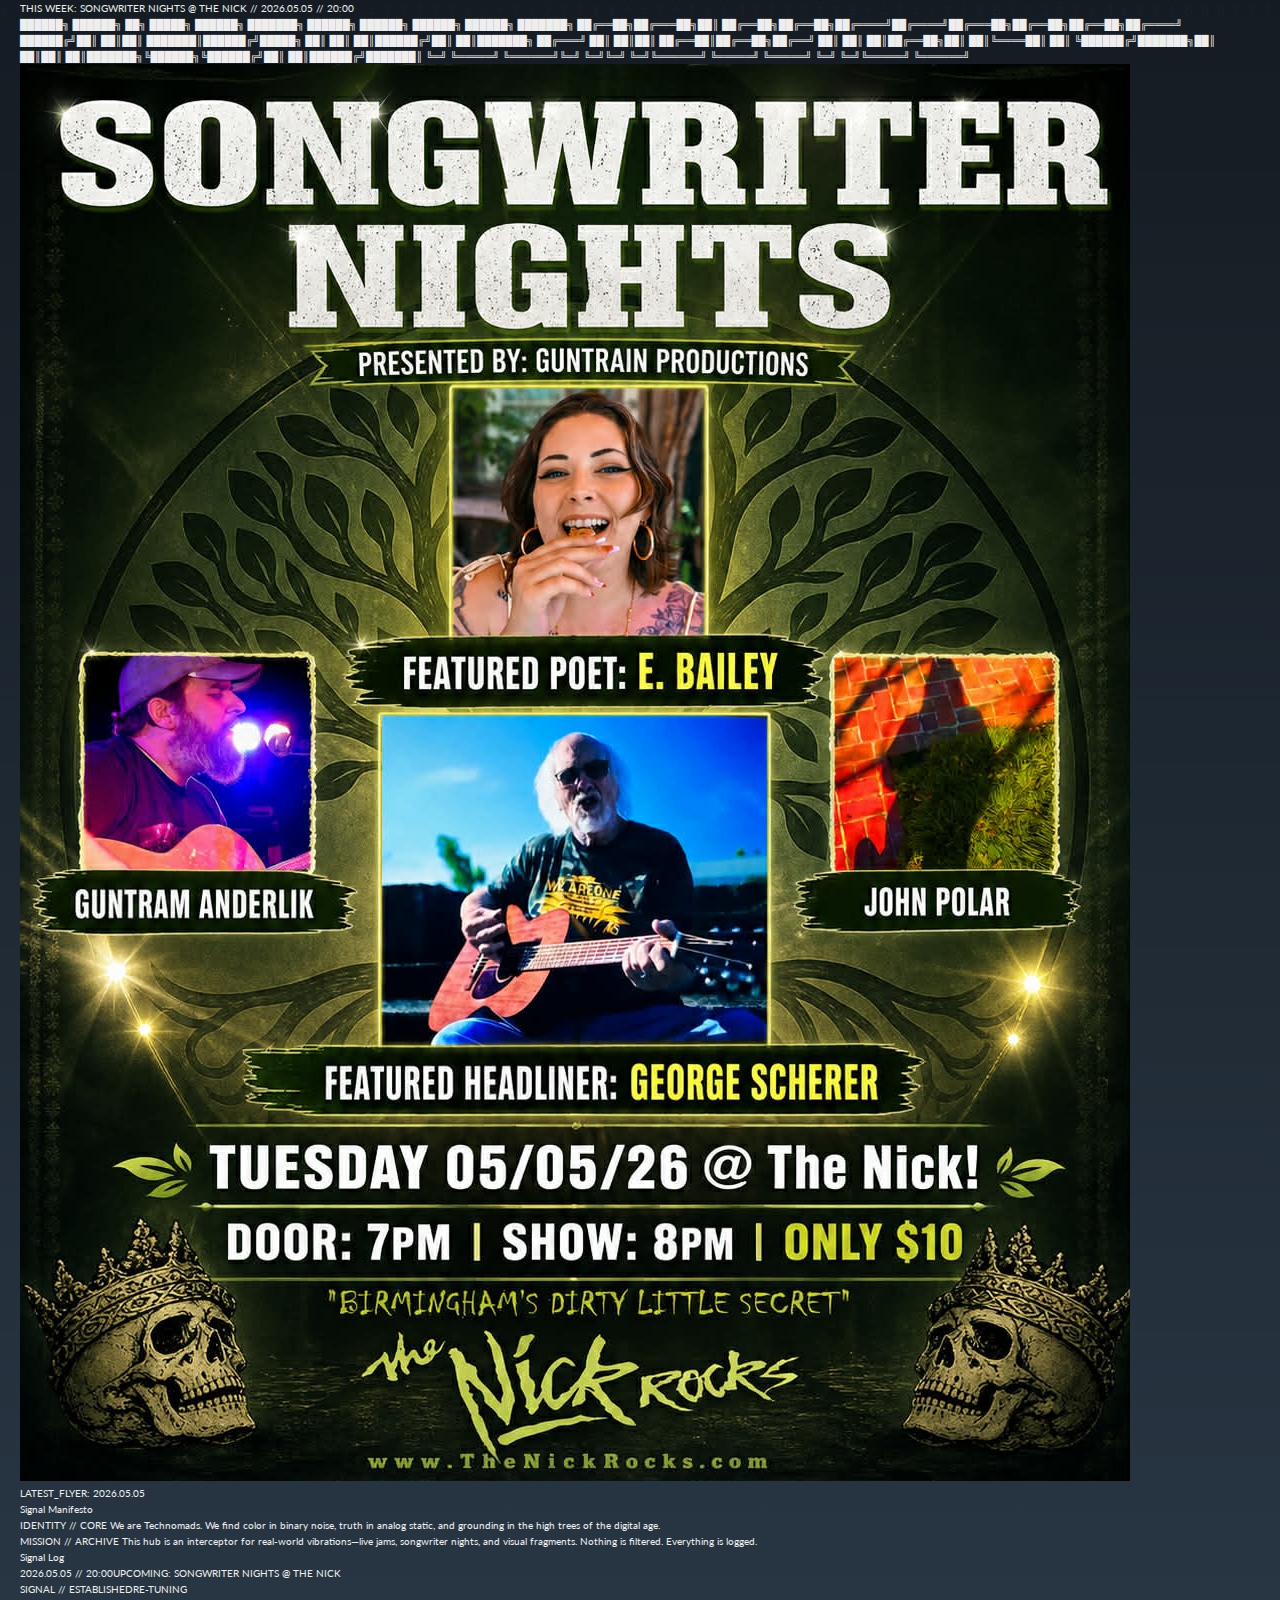
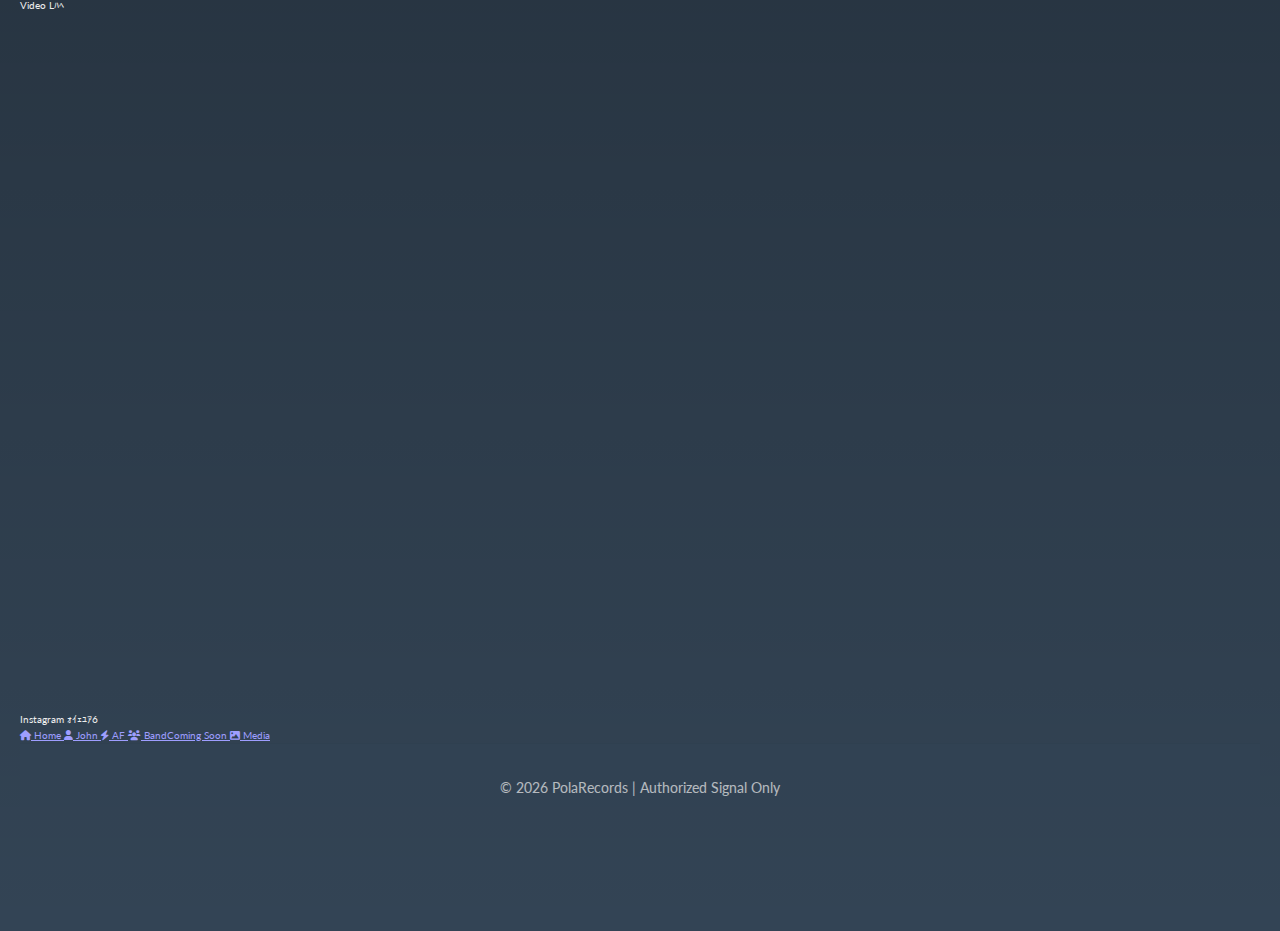
<file: index.html>
<!DOCTYPE html>
<html lang="en">
<head>
    <meta charset="UTF-8">
    <meta name="viewport" content="width=device-width, initial-scale=1.0, viewport-fit=cover">
    <meta name="color-scheme" content="dark">
    <meta name="darkreader-lock">
    <meta name="apple-mobile-web-app-capable" content="yes">
    <meta name="apple-mobile-web-app-status-bar-style" content="black-translucent">
    <meta name="mobile-web-app-capable" content="yes">

    <!-- SEO & Standards -->
    <title>PolaRecords | Authorized Signal Hub</title>
    <meta name="description" content="PolaRecords OS: Authorized signal interceptor and experimental media hub based in Birmingham, AL. Performance logs and visual fragments.">
    <link rel="canonical" href="https://polarecords.net">

    <!-- Social / Open Graph -->
    <meta property="og:title" content="PolaRecords | Authorized Signal Hub">
    <meta property="og:description" content="Authorized signal interceptor and experimental media hub. Performance logs and visual fragments.">
    <meta property="og:image" content="assets/flyer_20260505.jpg">
    <meta property="og:type" content="website">
    <meta property="og:url" content="https://polarecords.net">

    <!-- PWA & Icons -->
    <link rel="icon" type="image/x-icon" href="favicon.ico">
    <link rel="icon" type="image/png" sizes="32x32" href="assets/favicon-32x32.png">
    <link rel="apple-touch-icon" href="assets/apple-touch-icon.png">
    <link rel="manifest" href="site.webmanifest">
    <meta name="theme-color" content="#031A16">

    <link rel="stylesheet" href="style.css">
    <link rel="stylesheet" href="https://cdnjs.cloudflare.com/ajax/libs/font-awesome/6.0.0/css/all.min.css">
    <link rel="prefetch" href="john.html">
    <link rel="prefetch" href="polaraf.html">
    <link rel="prefetch" href="polarband.html">
    <link rel="prefetch" href="media.html">
</head>
<body>
    <div id="header-marquee">
        <span>THIS WEEK: SONGWRITER NIGHTS @ THE NICK // 2026.05.05 // 20:00</span>
    </div>

    <main class="content-body">
        <div class="ascii-art">
██████╗  ██████╗ ██╗      █████╗ ██████╗ ███████╗ ██████╗ ██████╗ ██████╗ ██████╗ ███████╗
██╔══██╗██╔═══██╗██║     ██╔══██╗██╔══██╗██╔════╝██╔════╝██╔═══██╗██╔══██╗██╔══██╗██╔════╝
██████╔╝██║   ██║██║     ███████║██████╔╝█████╗  ██║     ██║   ██║██████╔╝██║  ██║███████╗
██╔═══╝ ██║   ██║██║     ██╔══██║██╔══██╗██╔══╝  ██║     ██║   ██║██╔══██╗██║  ██║╚════██║
██║     ╚██████╔╝███████╗██║  ██║██║  ██║███████╗╚██████╗╚██████╔╝██║  ██║██████╔╝███████║
╚═╝      ╚═════╝ ╚══════╝╚═╝  ╚═╝╚═╝  ╚═╝╚══════╝ ╚═════╝ ╚═════╝ ╚═╝  ╚═╝╚═════╝ ╚══════╝
        </div>

        <figure class="featured-poster">
            <img src="assets/flyer_20260505.jpg" alt="Songwriter Nights Flyer: May 5th 2026 at The Nick">
            <figcaption class="poster-label">LATEST_FLYER: 2026.05.05</figcaption>
        </figure>

        <div class="section-title">Signal Manifesto</div>
        <div class="log-stream">
            <div class="log-entry">
                <span class="log-time">IDENTITY // CORE</span>
                <span class="log-msg">We are Technomads. We find color in binary noise, truth in analog static, and grounding in the high trees of the digital age.</span>
            </div>
            <div class="log-entry">
                <span class="log-time">MISSION // ARCHIVE</span>
                <span class="log-msg">This hub is an interceptor for real-world vibrations—live jams, songwriter nights, and visual fragments. Nothing is filtered. Everything is logged.</span>
            </div>
        </div>

        <div class="section-title">Signal Log</div>
        <div id="dynamic-log-stream" class="log-stream"></div>

        <div class="section-title">Video Log</div>
        <div class="featured-poster" style="aspect-ratio: 16/9; padding: 0;">
            <iframe src="https://www.youtube.com/embed/RE_9SyZ0PFE" allow="accelerometer; autoplay; clipboard-write; encrypted-media; gyroscope; picture-in-picture" allowfullscreen style="width:100%; height:100%; border:none; display:block;"></iframe>
        </div>

        <div class="section-title">Instagram Uplink</div>
        <div class="ig-feed">
            <figure data-behold-id="riZpEiNKDSOVy8PPU6UM"></figure>
            <script src="https://w.behold.so/widget.js" type="module"></script>
        </div>

    </main>

    <nav class="bottom-nav">
        <a href="index.html" class="nav-item active">
            <i class="fas fa-home"></i>
            <span>Home</span>
        </a>
        <a href="john.html" class="nav-item">
            <i class="fas fa-user"></i>
            <span>John</span>
        </a>
        <a href="polaraf.html" class="nav-item">
            <i class="fas fa-bolt"></i>
            <span>AF</span>
        </a>
        <a href="polarband.html" class="nav-item">
            <i class="fas fa-users"></i>
            <span>Band<span class="nav-soon">Coming Soon</span></span>
        </a>
        <a href="media.html" class="nav-item">
            <i class="fas fa-image"></i>
            <span>Media</span>
        </a>
    </nav>

    <footer>
        &copy; 2026 PolaRecords | Authorized Signal Only
    </footer>

    <script src="app.js"></script>
</body>
</html>
</file>
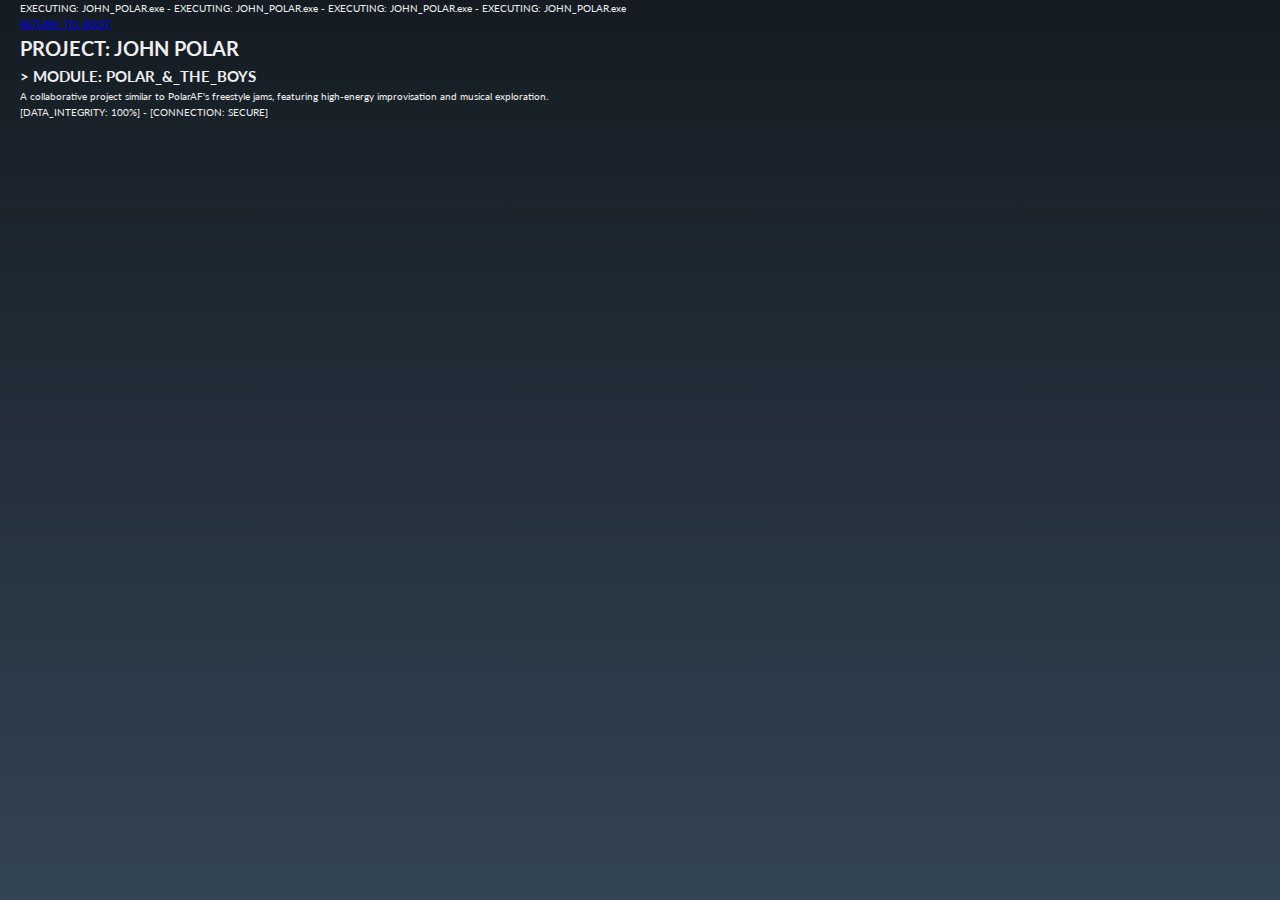
<file: johnpolar/index.html>
<!DOCTYPE html>
<html lang="en">
<head>
    <meta charset="UTF-8">
    <meta name="viewport" content="width=device-width, initial-scale=1.0">
    <title>John Polar - PolaRecords Terminal</title>
    <link rel="stylesheet" href="../style.css">
</head>
<body>
    <div class="terminal-container">
        <div class="scrolling-header">
            <span>EXECUTING: JOHN_POLAR.exe - EXECUTING: JOHN_POLAR.exe - EXECUTING: JOHN_POLAR.exe - EXECUTING: JOHN_POLAR.exe</span>
        </div>

        <a href="../" class="back-link">RETURN_TO_ROOT</a>

        <h1>PROJECT: JOHN POLAR</h1>

        <div class="content-section">
            <h2>> MODULE: POLAR_&_THE_BOYS</h2>
            <p>
                A collaborative project similar to PolarAF's freestyle jams, featuring high-energy improvisation and musical exploration.
            </p>
        </div>

        <div class="footer">
            [DATA_INTEGRITY: 100%] - [CONNECTION: SECURE]
        </div>
    </div>
</body>
</html>
</file>
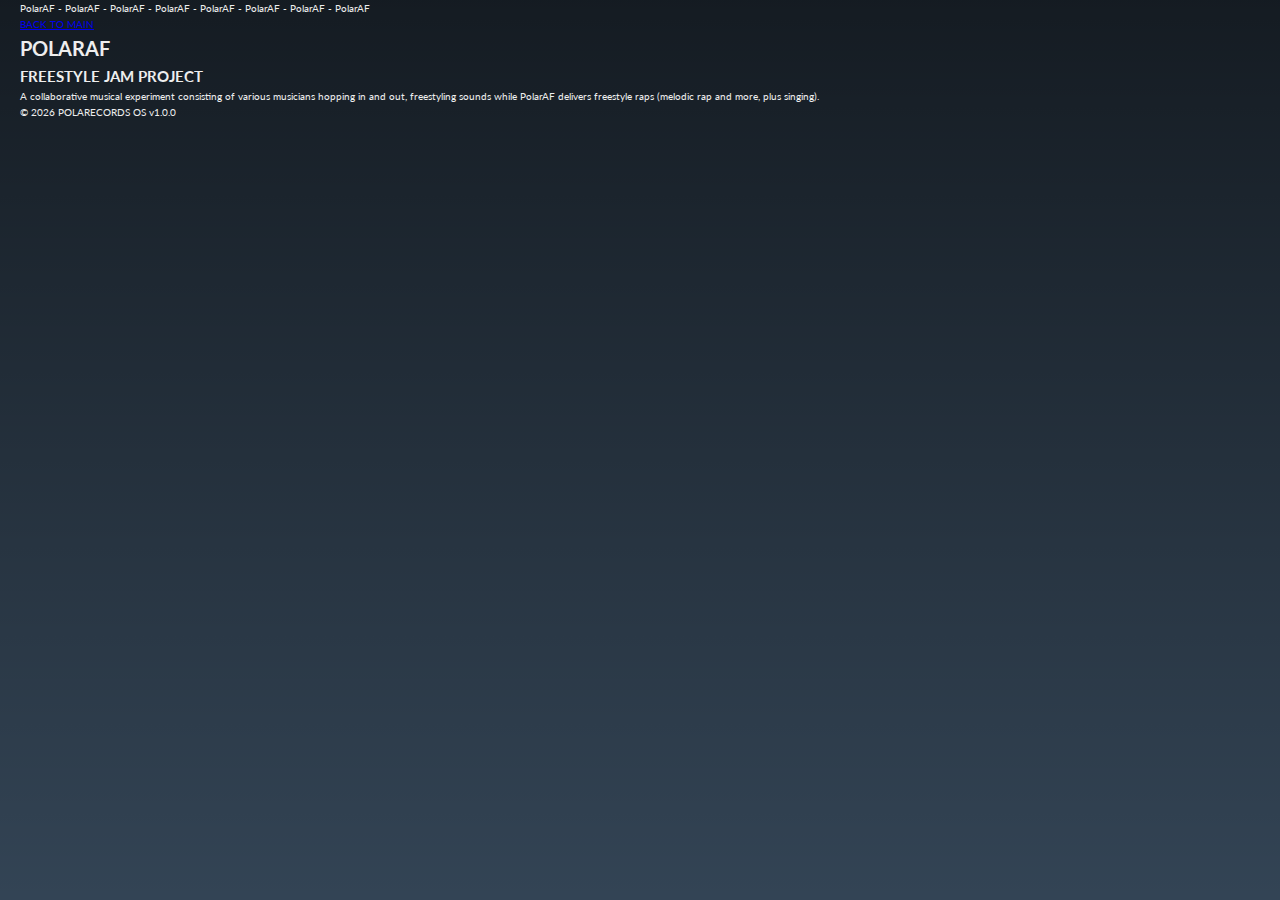
<file: polaraf/index.html>
<!DOCTYPE html>
<html lang="en">
<head>
    <meta charset="UTF-8">
    <meta name="viewport" content="width=device-width, initial-scale=1.0">
    <title>PolarAF - PolaRecords</title>
    <link rel="stylesheet" href="../style.css">
</head>
<body>
    <div class="scrolling-header">
        <span>PolarAF - PolarAF - PolarAF - PolarAF - PolarAF - PolarAF - PolarAF - PolarAF</span>
    </div>

    <div class="terminal-prompt">
        <a href="../">BACK TO MAIN</a>
    </div>

    <h1>POLARAF</h1>

    <div class="content-section">
        <h2>FREESTYLE JAM PROJECT</h2>
        <p>
            A collaborative musical experiment consisting of various musicians hopping in and out, freestyling sounds while PolarAF delivers freestyle raps (melodic rap and more, plus singing).
        </p>
    </div>

    <div class="footer">
        &copy; 2026 POLARECORDS OS v1.0.0
    </div>
</body>
</html>
</file>
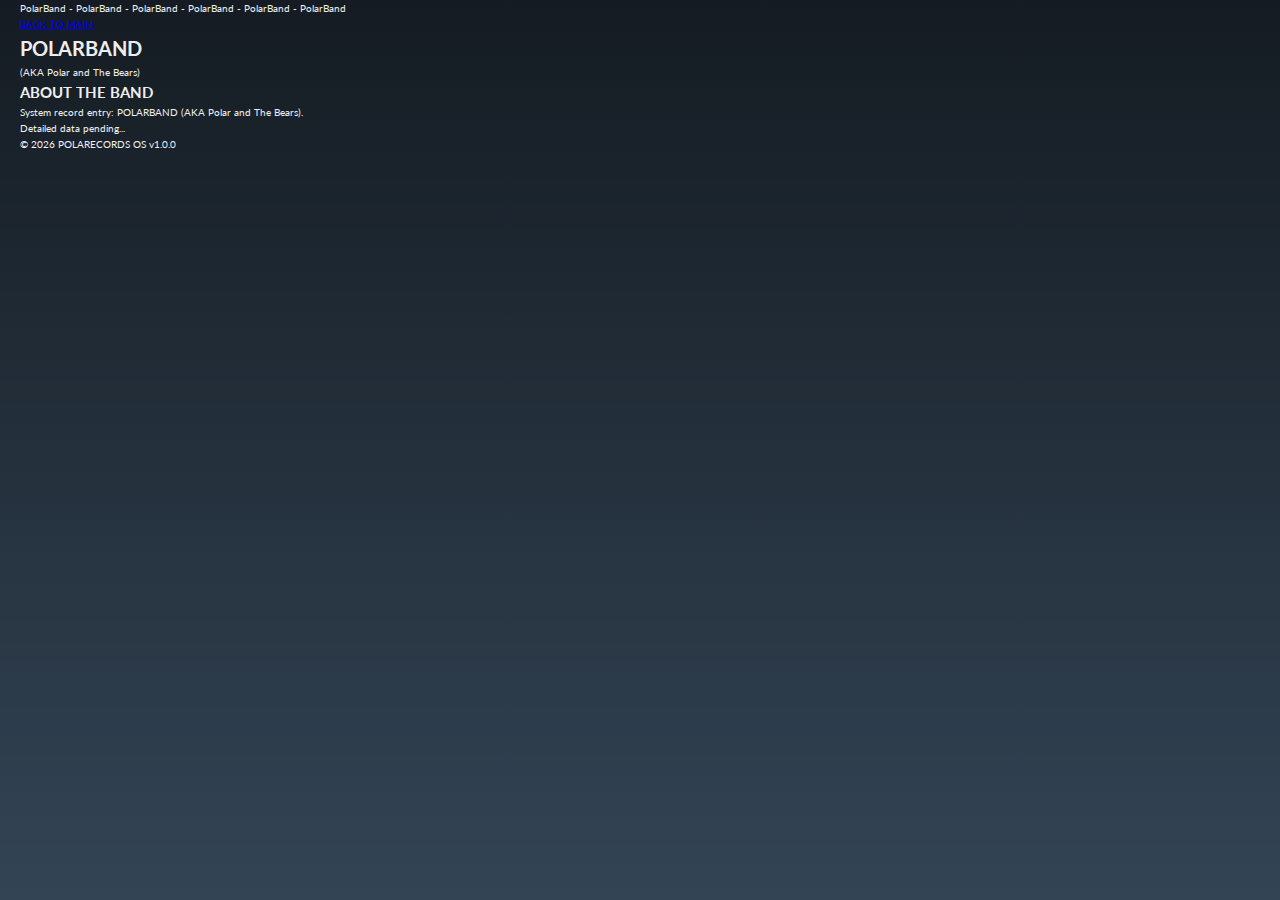
<file: polarband/index.html>
<!DOCTYPE html>
<html lang="en">
<head>
    <meta charset="UTF-8">
    <meta name="viewport" content="width=device-width, initial-scale=1.0">
    <title>PolarBand - PolaRecords</title>
    <link rel="stylesheet" href="../style.css">
</head>
<body>
    <div class="scrolling-header">
        <span>PolarBand - PolarBand - PolarBand - PolarBand - PolarBand - PolarBand</span>
    </div>

    <div class="terminal-prompt">
        <a href="../">BACK TO MAIN</a>
    </div>

    <h1>POLARBAND</h1>
    <p>(AKA Polar and The Bears)</p>

    <div class="content-section">
        <h2>ABOUT THE BAND</h2>
        <p>
            System record entry: POLARBAND (AKA Polar and The Bears). 
            <br>Detailed data pending...
        </p>
    </div>

    <div class="footer">
        &copy; 2026 POLARECORDS OS v1.0.0
    </div>
</body>
</html>
</file>
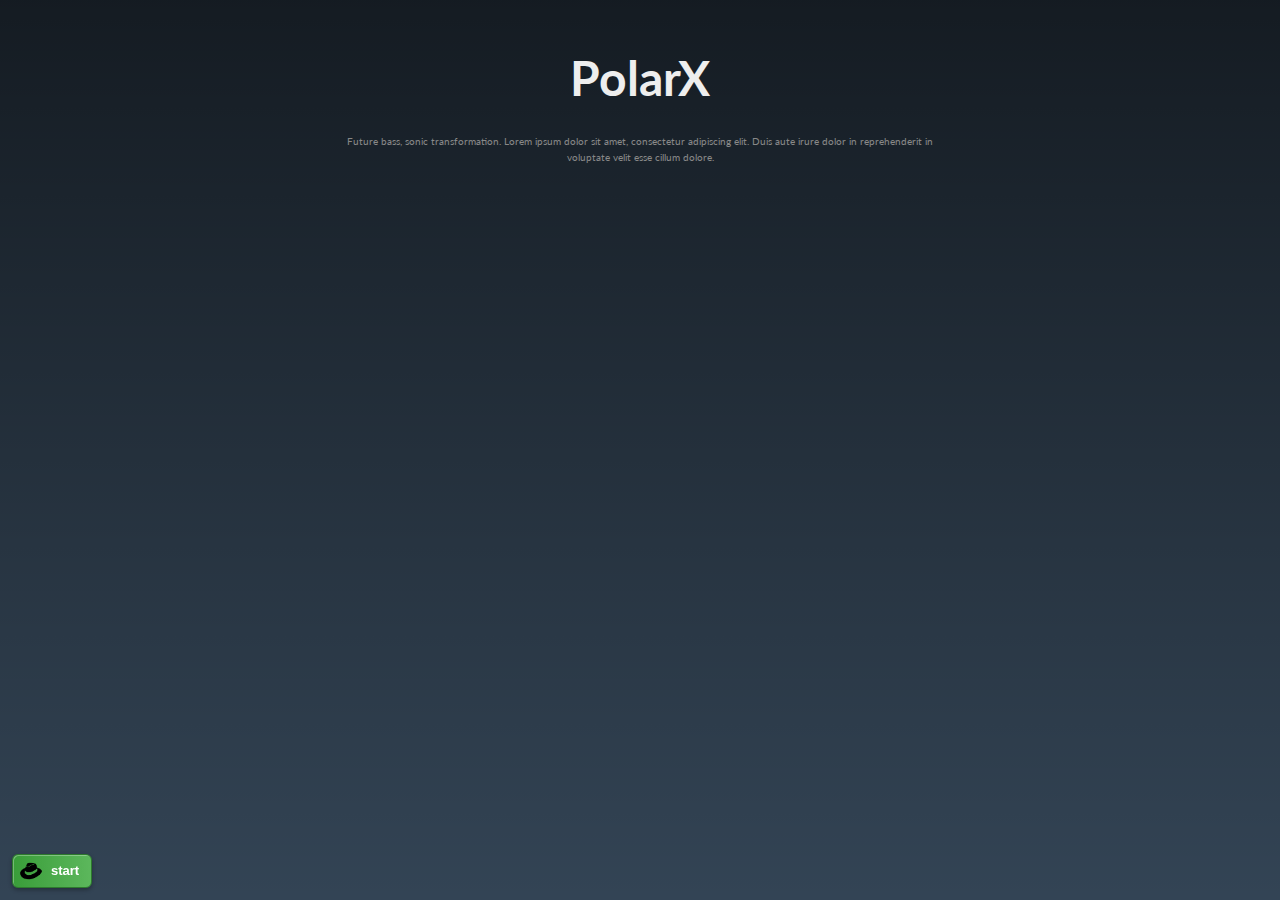
<file: polarx/index.html>
<!DOCTYPE html>
<html lang="en">
<head>
    <meta charset="UTF-8">
    <link rel="stylesheet" href="../style.css">
    <link rel="stylesheet" href="../foundation.css">
    <title>PolarX</title>
</head>
<body>
    <div class="minimal-page">
        <h1>PolarX</h1>
        <p>Future bass, sonic transformation. Lorem ipsum dolor sit amet, consectetur adipiscing elit. Duis aute irure dolor in reprehenderit in voluptate velit esse cillum dolore.</p>
    </div>
    <div id="xp-fab-menu" onclick="window.location.href='/'">
        <img src="../images/hat.png" alt="Start">
        <span>start</span>
    </div>
<script src="/menu-logic.js"></script>
</body>
</html>
</file>
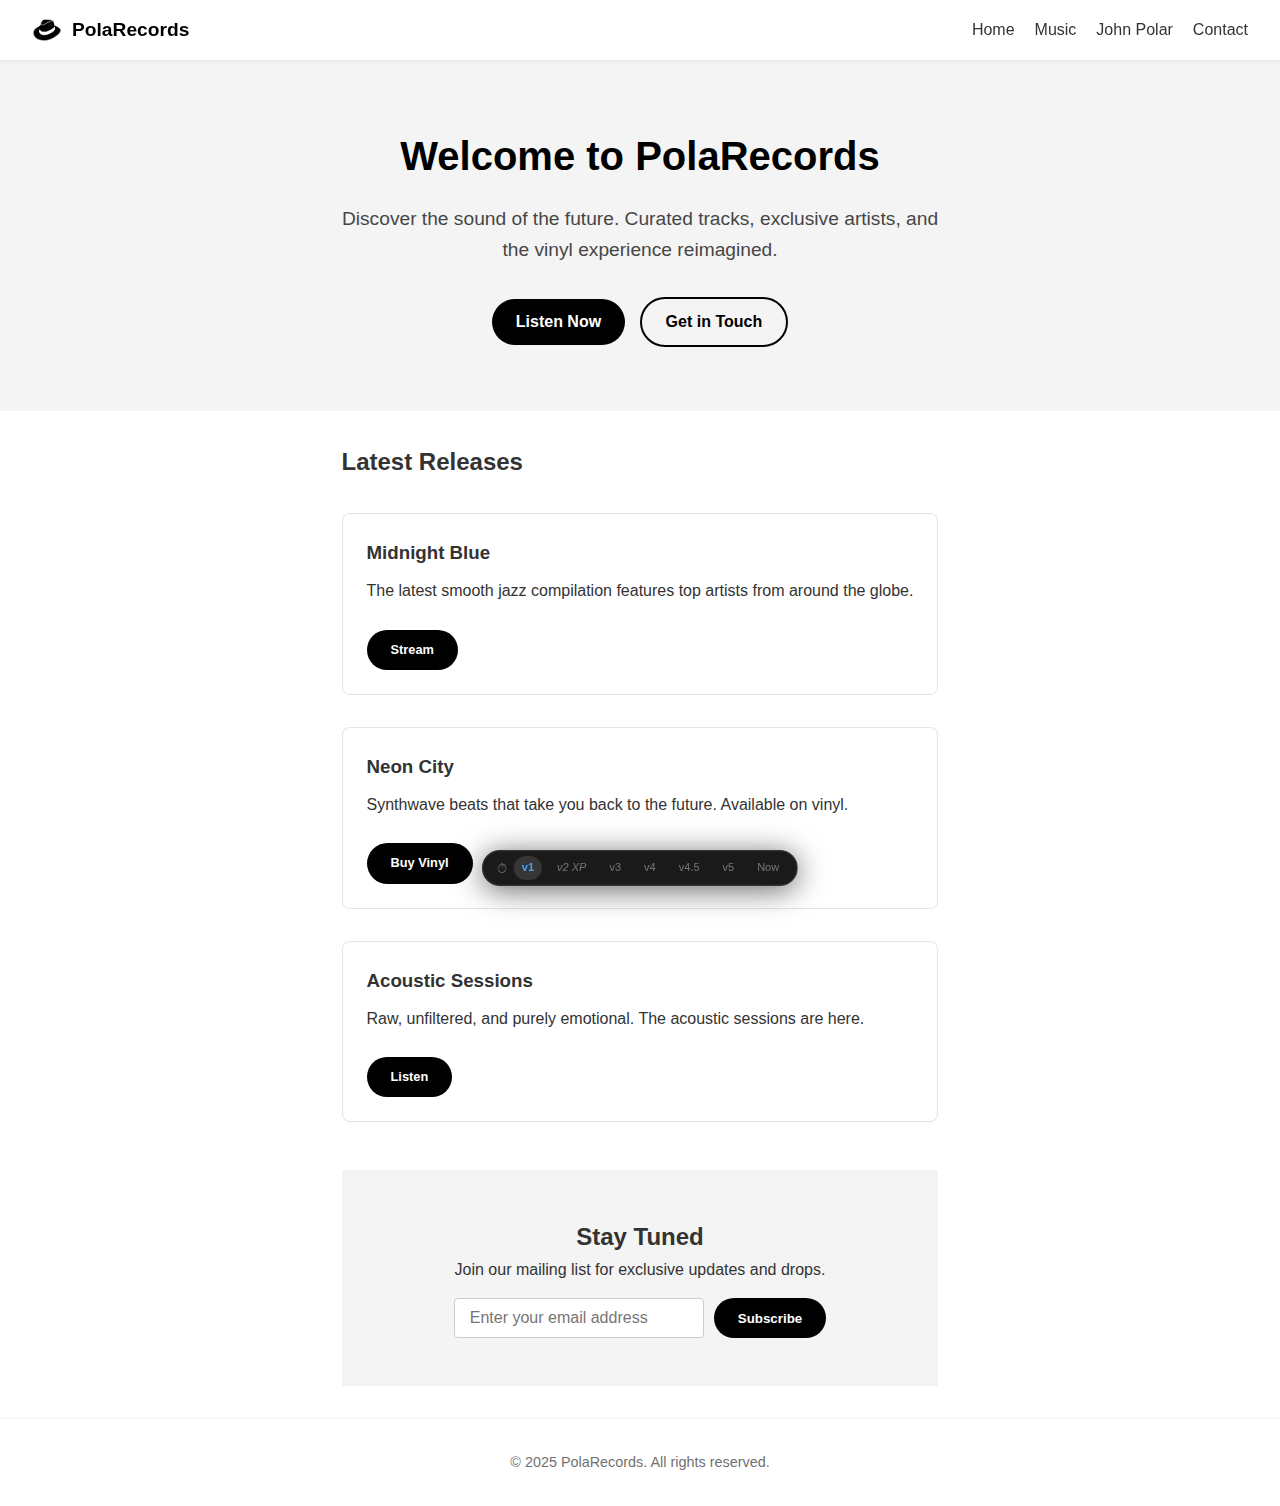
<file: _archive/v1/index.html>
<!DOCTYPE html>
<html lang="en">
<head>
    <meta charset="UTF-8">
    <meta name="viewport" content="width=device-width, initial-scale=1.0">
    <title>PolaRecords</title>
    <link rel="stylesheet" href="/_archive/v1/style.css">
    <link rel="icon" type="image/png" href="/images/hat.png">
    <meta name="description" content="PolaRecords - The official home of sound.">
</head>
<body>

    <!-- Navigation -->
    <header>
        <a href="#" class="logo">
            <img src="/images/hat.png" alt="PolaRecords Logo">
            PolaRecords
        </a>
        <nav>
            <ul>
                <li><a href="#home">Home</a></li>
                <li><a href="#music">Music</a></li>
                <li><a href="/_archive/v1/johnpolar-placeholder.html">John Polar</a></li>
                <li><a href="#contact">Contact</a></li>
            </ul>
        </nav>
    </header>

    <!-- Hero Section -->
    <section class="hero" id="home">
        <h1>Welcome to PolaRecords</h1>
        <p>Discover the sound of the future. Curated tracks, exclusive artists, and the vinyl experience reimagined.</p>
        <div class="cta-group">
            <a href="#music" class="btn btn-primary">Listen Now</a>
            <a href="#contact" class="btn btn-secondary">Get in Touch</a>
        </div>
    </section>

    <!-- Main Content -->
    <main class="container">
        <section id="music">
            <h2>Latest Releases</h2>
            <div class="grid">
                <!-- Placeholder Cards -->
                <article class="card">
                    <h3>Midnight Blue</h3>
                    <p>The latest smooth jazz compilation features top artists from around the globe.</p>
                    <br>
                    <a href="#" class="btn btn-primary" style="font-size: 0.8rem;">Stream</a>
                </article>
                <article class="card">
                    <h3>Neon City</h3>
                    <p>Synthwave beats that take you back to the future. Available on vinyl.</p>
                    <br>
                    <a href="#" class="btn btn-primary" style="font-size: 0.8rem;">Buy Vinyl</a>
                </article>
                <article class="card">
                    <h3>Acoustic Sessions</h3>
                    <p>Raw, unfiltered, and purely emotional. The acoustic sessions are here.</p>
                    <br>
                    <a href="#" class="btn btn-primary" style="font-size: 0.8rem;">Listen</a>
                </article>
            </div>
        </section>

        <!-- Newsletter Section -->
        <section class="newsletter">
            <h2>Stay Tuned</h2>
            <p>Join our mailing list for exclusive updates and drops.</p>
            <form class="form-group">
                <input type="email" placeholder="Enter your email address" required>
                <button type="submit" class="btn btn-primary">Subscribe</button>
            </form>
        </section>
    </main>

    <!-- Footer -->
    <footer>
        <p>&copy; 2025 PolaRecords. All rights reserved.</p>
    </footer>

<script src="/time-machine.js"></script>
</body>
</html>
</file>
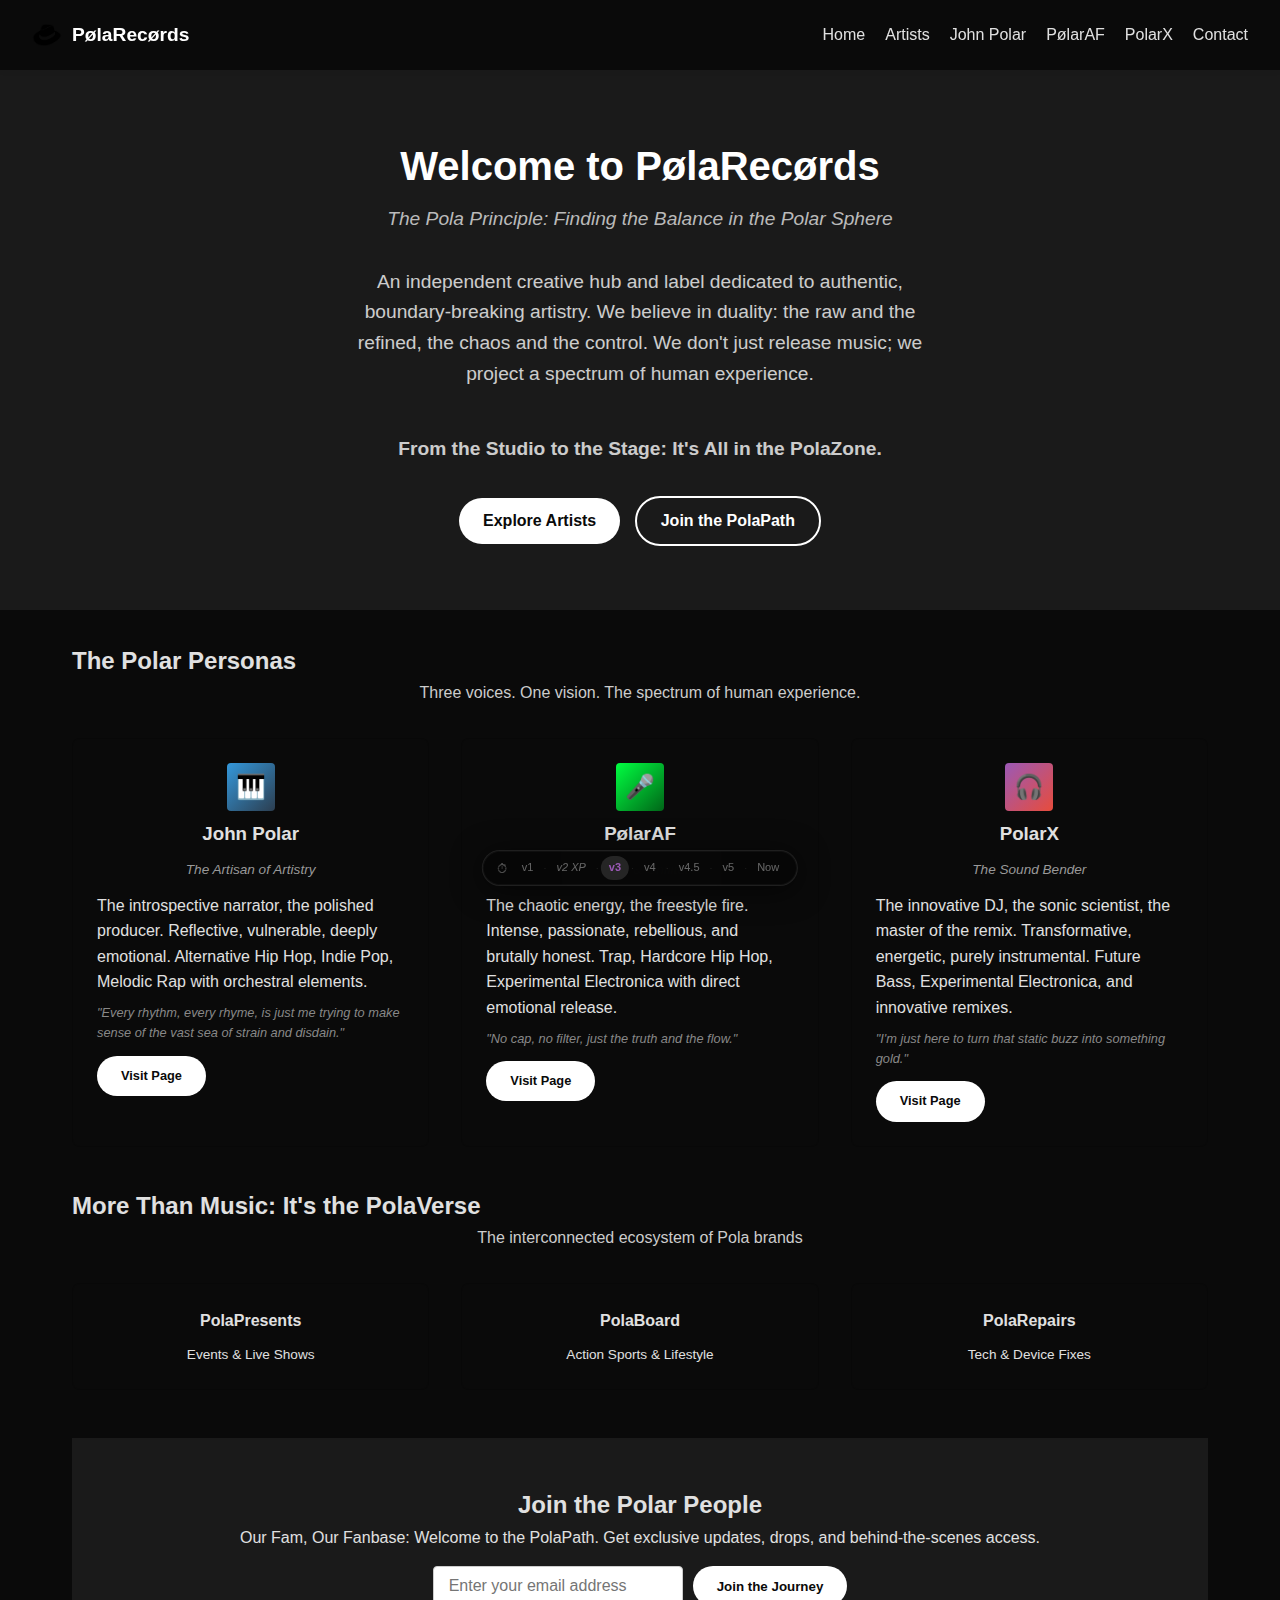
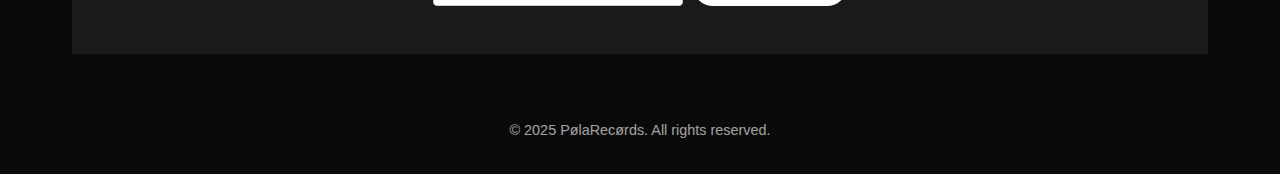
<file: _archive/v3/index.html>
<!DOCTYPE html>
<html lang="en">
<head>
    <meta charset="UTF-8">
    <meta name="viewport" content="width=device-width, initial-scale=1.0">
    <meta http-equiv="Content-Security-Policy" content="upgrade-insecure-requests">
    <meta name="referrer" content="no-referrer-when-downgrade">
    <title>PolaRecords</title>
    <link rel="stylesheet" href="/_archive/v3/style.css">
    <link rel="icon" type="image/png" href="/images/hat.png">
    <link rel="canonical" href="https://polarecords.net/">
    <meta name="description" content="PolaRecords - The official home of sound.">
</head>
<body>

    <!-- Navigation -->
    <header>
        <a href="#" class="logo">
            <img src="/images/hat.png" alt="PolaRecords Logo">
            PølaRecørds
        </a>
        <button class="mobile-menu-toggle" id="mobileMenuToggle" aria-label="Toggle menu">
            ☰
        </button>
        <nav id="mainNav">
            <ul>
                <li><a href="#home">Home</a></li>
                <li><a href="#music">Artists</a></li>
                <li><a href="/_archive/v3/johnpolar/index.html">John Polar</a></li>
                <li><a href="/_archive/v3/polaraf/index.html">PølarAF</a></li>
                <li><a href="/_archive/v3/polarx/index.html">PolarX</a></li>
                <li><a href="#contact">Contact</a></li>
            </ul>
        </nav>
    </header>

    <!-- Hero Section -->
    <section class="hero" id="home">
        <h1>Welcome to PølaRecørds</h1>
        <p class="subtitle" style="font-style: italic; color: #ccc; margin-top: -10px;">The Pola Principle: Finding the Balance in the Polar Sphere</p>
        <p>An independent creative hub and label dedicated to authentic, boundary-breaking artistry. We believe in duality: the raw and the refined, the chaos and the control. We don't just release music; we project a spectrum of human experience.</p>
        <p style="font-weight: 600; margin-top: 12px;">From the Studio to the Stage: It's All in the PolaZone.</p>
        <div class="cta-group">
            <a href="#music" class="btn btn-primary">Explore Artists</a>
            <a href="#contact" class="btn btn-secondary">Join the PolaPath</a>
        </div>
    </section>

    <!-- Main Content -->
    <main class="container">
        <section id="music">
            <h2>The Polar Personas</h2>
            <p style="text-align: center; margin-bottom: 20px; color: #ccc;">Three voices. One vision. The spectrum of human experience.</p>
            <div class="grid">
                <!-- Artist Cards -->
                <article class="card">
                    <div style="text-align: center; margin-bottom: 12px;">
                        <div style="width: 48px; height: 48px; background: linear-gradient(135deg, #3498db 0%, #2c3e50 100%); border-radius: 4px; margin: 0 auto 8px; display: flex; align-items: center; justify-content: center; font-size: 24px; color: white;">🎹</div>
                        <h3>John Polar</h3>
                        <p style="font-size: 0.85rem; font-style: italic; color: #999; margin: 4px 0;">The Artisan of Artistry</p>
                    </div>
                    <p>The introspective narrator, the polished producer. Reflective, vulnerable, deeply emotional. Alternative Hip Hop, Indie Pop, Melodic Rap with orchestral elements.</p>
                    <p style="font-size: 0.8rem; font-style: italic; margin-top: 8px; color: #888;">"Every rhythm, every rhyme, is just me trying to make sense of the vast sea of strain and disdain."</p>
                    <a href="/_archive/v3/johnpolar/index.html" class="btn btn-primary" style="font-size: 0.8rem; margin-top: 12px;">Visit Page</a>
                </article>
                <article class="card">
                    <div style="text-align: center; margin-bottom: 12px;">
                        <div style="width: 48px; height: 48px; background: linear-gradient(135deg, #00FF41 0%, #006618 100%); border-radius: 4px; margin: 0 auto 8px; display: flex; align-items: center; justify-content: center; font-size: 24px; color: #000;">🎤</div>
                        <h3>PølarAF</h3>
                        <p style="font-size: 0.85rem; font-style: italic; color: #999; margin: 4px 0;">The Raw & Unfiltered</p>
                    </div>
                    <p>The chaotic energy, the freestyle fire. Intense, passionate, rebellious, and brutally honest. Trap, Hardcore Hip Hop, Experimental Electronica with direct emotional release.</p>
                    <p style="font-size: 0.8rem; font-style: italic; margin-top: 8px; color: #888;">"No cap, no filter, just the truth and the flow."</p>
                    <a href="/_archive/v3/polaraf/index.html" class="btn btn-primary" style="font-size: 0.8rem; margin-top: 12px;">Visit Page</a>
                </article>
                <article class="card">
                    <div style="text-align: center; margin-bottom: 12px;">
                        <div style="width: 48px; height: 48px; background: linear-gradient(135deg, #9b59b6 0%, #e74c3c 100%); border-radius: 4px; margin: 0 auto 8px; display: flex; align-items: center; justify-content: center; font-size: 24px; color: white;">🎧</div>
                        <h3>PolarX</h3>
                        <p style="font-size: 0.85rem; font-style: italic; color: #999; margin: 4px 0;">The Sound Bender</p>
                    </div>
                    <p>The innovative DJ, the sonic scientist, the master of the remix. Transformative, energetic, purely instrumental. Future Bass, Experimental Electronica, and innovative remixes.</p>
                    <p style="font-size: 0.8rem; font-style: italic; margin-top: 8px; color: #888;">"I'm just here to turn that static buzz into something gold."</p>
                    <a href="/_archive/v3/polarx/index.html" class="btn btn-primary" style="font-size: 0.8rem; margin-top: 12px;">Visit Page</a>
                </article>
            </div>
        </section>

        <!-- Pola Brands Section -->
        <section style="margin-top: 40px;">
            <h2>More Than Music: It's the PolaVerse</h2>
            <p style="text-align: center; margin-bottom: 20px; color: #ccc;">The interconnected ecosystem of Pola brands</p>
            <div class="grid" style="grid-template-columns: repeat(auto-fit, minmax(200px, 1fr));">
                <article class="card" style="text-align: center;">
                    <h3 style="font-size: 1rem;">PolaPresents</h3>
                    <p style="font-size: 0.85rem;">Events & Live Shows</p>
                </article>
                <article class="card" style="text-align: center;">
                    <h3 style="font-size: 1rem;">PolaBoard</h3>
                    <p style="font-size: 0.85rem;">Action Sports & Lifestyle</p>
                </article>
                <article class="card" style="text-align: center;">
                    <h3 style="font-size: 1rem;">PolaRepairs</h3>
                    <p style="font-size: 0.85rem;">Tech & Device Fixes</p>
                </article>
            </div>
        </section>

        <!-- Newsletter Section -->
        <section class="newsletter" id="contact">
            <h2>Join the Polar People</h2>
            <p>Our Fam, Our Fanbase: Welcome to the PolaPath. Get exclusive updates, drops, and behind-the-scenes access.</p>
            <form class="form-group">
                <input type="email" placeholder="Enter your email address" required>
                <button type="submit" class="btn btn-primary">Join the Journey</button>
            </form>
        </section>
    </main>

    <!-- Footer -->
    <footer>
        <p>&copy; 2025 PølaRecørds. All rights reserved.</p>
    </footer>

    <script>
        // Mobile Navigation Toggle
        const mobileMenuToggle = document.getElementById('mobileMenuToggle');
        const mainNav = document.getElementById('mainNav');

        if (mobileMenuToggle && mainNav) {
            mobileMenuToggle.addEventListener('click', function() {
                mainNav.classList.toggle('active');
                this.textContent = mainNav.classList.contains('active') ? '✕' : '☰';
            });

            // Close menu when clicking a link
            const navLinks = mainNav.querySelectorAll('a');
            navLinks.forEach(link => {
                link.addEventListener('click', function() {
                    mainNav.classList.remove('active');
                    if (mobileMenuToggle) {
                        mobileMenuToggle.textContent = '☰';
                    }
                });
            });

            // Close menu when clicking outside
            document.addEventListener('click', function(event) {
                if (!mainNav.contains(event.target) && !mobileMenuToggle.contains(event.target)) {
                    mainNav.classList.remove('active');
                    mobileMenuToggle.textContent = '☰';
                }
            });
        }
    </script>

<script src="/time-machine.js"></script>
</body>
</html>
</file>
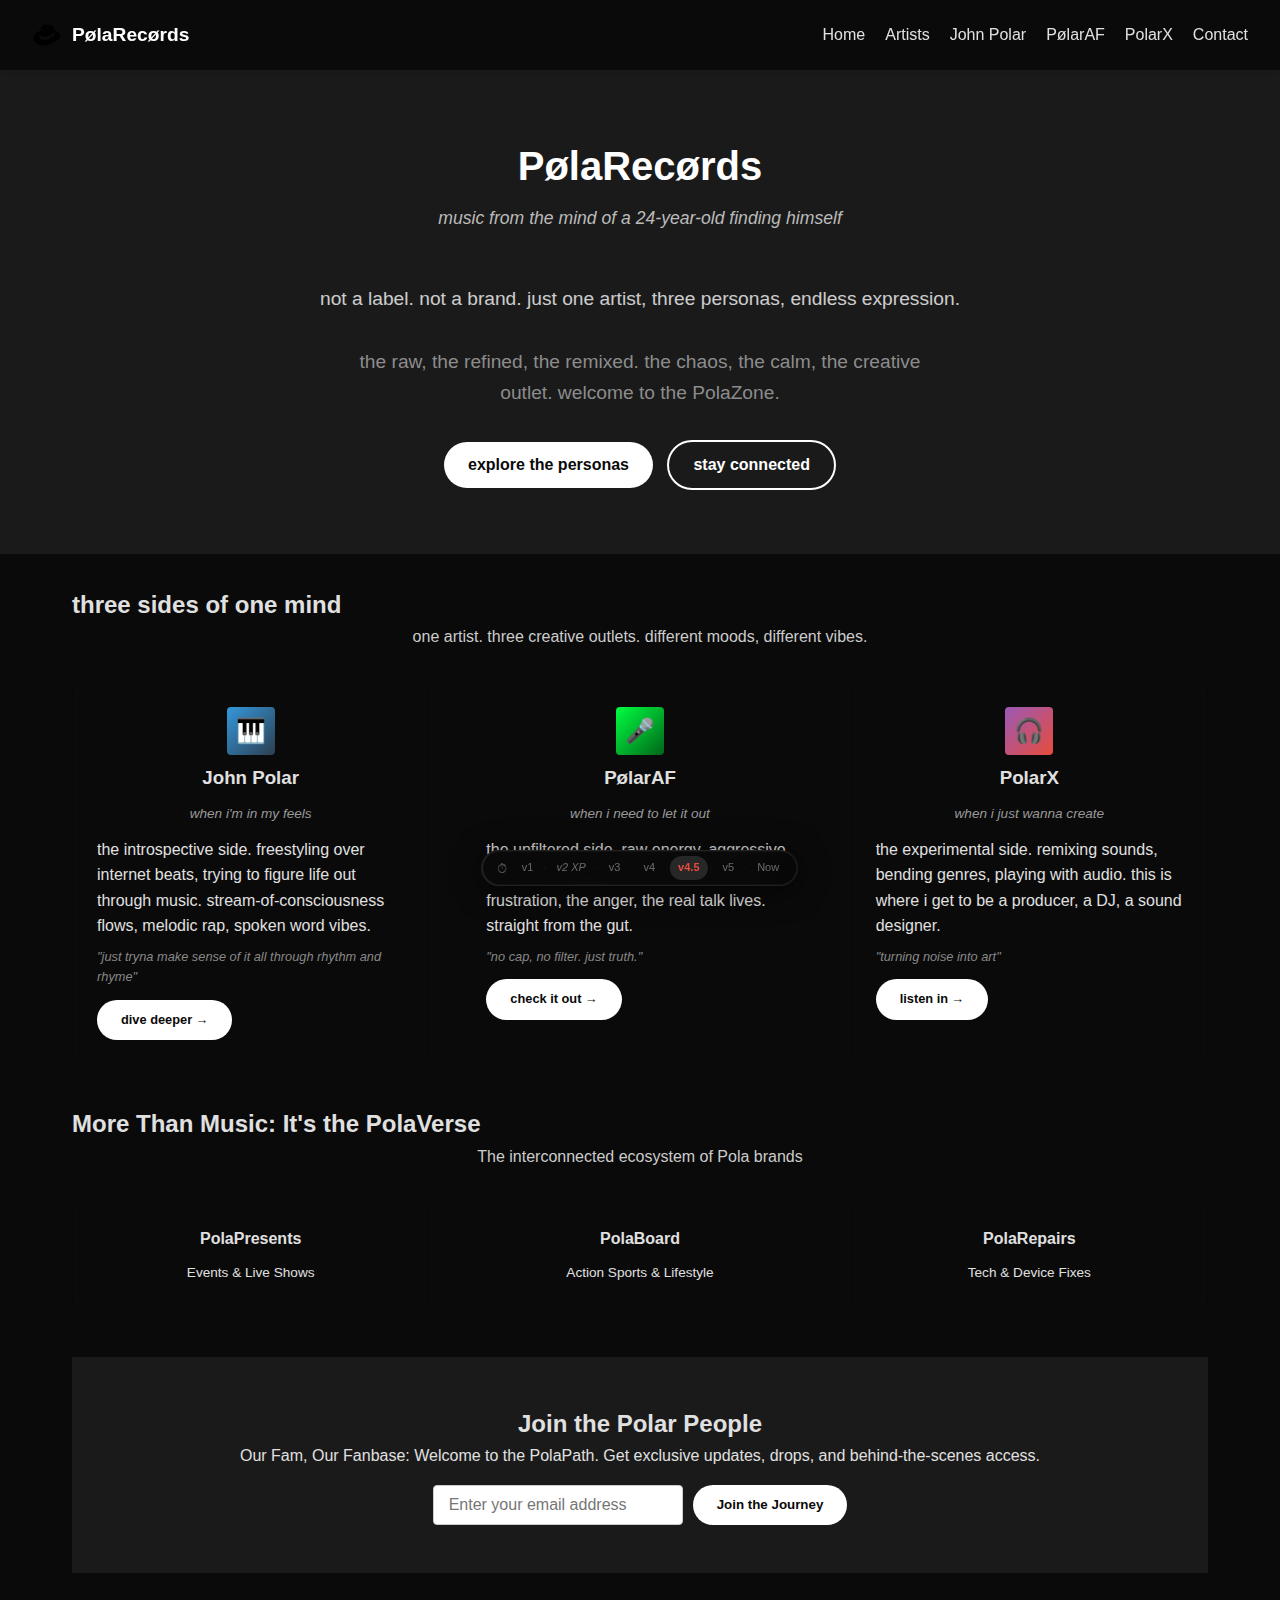
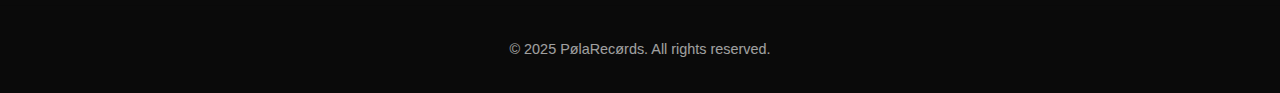
<file: _archive/v4-5/index.html>
<!DOCTYPE html>
<html lang="en">
<head>
    <meta charset="UTF-8">
    <meta name="viewport" content="width=device-width, initial-scale=1.0">
    <meta http-equiv="Content-Security-Policy" content="upgrade-insecure-requests">
    <meta name="referrer" content="no-referrer-when-downgrade">
    <title>PolaRecords</title>
    <link rel="stylesheet" href="/_archive/v4-5/style.css">
    <link rel="icon" type="image/png" href="/images/hat.png">
    <link rel="canonical" href="https://polarecords.net/">
    <meta name="description" content="PolaRecords - The official home of sound.">
</head>
<body>

    <!-- Navigation -->
    <header>
        <a href="#" class="logo">
            <img src="/images/hat.png" alt="PolaRecords Logo">
            PølaRecørds
        </a>
        <nav>
            <ul>
                <li><a href="#home">Home</a></li>
                <li><a href="#music">Artists</a></li>
                <li><a href="/_archive/v4-5/johnpolar/index.html">John Polar</a></li>
                <li><a href="/_archive/v4-5/polaraf/index.html">PølarAF</a></li>
                <li><a href="/_archive/v4-5/polarx/index.html">PolarX</a></li>
                <li><a href="#contact">Contact</a></li>
            </ul>
        </nav>
    </header>

    <!-- Hero Section -->
    <section class="hero" id="home">
        <h1>PølaRecørds</h1>
        <p class="subtitle" style="font-style: italic; color: #ccc; margin-top: -10px; font-size: 1.1rem;">music from the mind of a 24-year-old finding himself</p>
        <p style="font-size: 1.2rem; max-width: 700px; margin: 20px auto;">not a label. not a brand. just one artist, three personas, endless expression.</p>
        <p style="color: #999; margin-top: 12px;">the raw, the refined, the remixed. the chaos, the calm, the creative outlet. welcome to the PolaZone.</p>
        <div class="cta-group">
            <a href="#music" class="btn btn-primary">explore the personas</a>
            <a href="#contact" class="btn btn-secondary">stay connected</a>
        </div>
    </section>

    <!-- Main Content -->
    <main class="container">
        <section id="music">
            <h2>three sides of one mind</h2>
            <p style="text-align: center; margin-bottom: 20px; color: #ccc; font-size: 1rem;">one artist. three creative outlets. different moods, different vibes.</p>
            <div class="grid">
                <!-- Artist Cards -->
                <article class="card">
                    <div style="text-align: center; margin-bottom: 12px;">
                        <div style="width: 48px; height: 48px; background: linear-gradient(135deg, #3498db 0%, #2c3e50 100%); border-radius: 4px; margin: 0 auto 8px; display: flex; align-items: center; justify-content: center; font-size: 24px; color: white;">🎹</div>
                        <h3>John Polar</h3>
                        <p style="font-size: 0.85rem; font-style: italic; color: #999; margin: 4px 0;">when i'm in my feels</p>
                    </div>
                    <p>the introspective side. freestyling over internet beats, trying to figure life out through music. stream-of-consciousness flows, melodic rap, spoken word vibes.</p>
                    <p style="font-size: 0.8rem; font-style: italic; margin-top: 8px; color: #888;">"just tryna make sense of it all through rhythm and rhyme"</p>
                    <a href="/_archive/v4-5/johnpolar/index.html" class="btn btn-primary" style="font-size: 0.8rem; margin-top: 12px;">dive deeper →</a>
                </article>
                <article class="card">
                    <div style="text-align: center; margin-bottom: 12px;">
                        <div style="width: 48px; height: 48px; background: linear-gradient(135deg, #00FF41 0%, #006618 100%); border-radius: 4px; margin: 0 auto 8px; display: flex; align-items: center; justify-content: center; font-size: 24px; color: #000;">🎤</div>
                        <h3>PølarAF</h3>
                        <p style="font-size: 0.85rem; font-style: italic; color: #999; margin: 4px 0;">when i need to let it out</p>
                    </div>
                    <p>the unfiltered side. raw energy, aggressive flows, no holding back. this is where the frustration, the anger, the real talk lives. straight from the gut.</p>
                    <p style="font-size: 0.8rem; font-style: italic; margin-top: 8px; color: #888;">"no cap, no filter. just truth."</p>
                    <a href="/_archive/v4-5/polaraf/index.html" class="btn btn-primary" style="font-size: 0.8rem; margin-top: 12px;">check it out →</a>
                </article>
                <article class="card">
                    <div style="text-align: center; margin-bottom: 12px;">
                        <div style="width: 48px; height: 48px; background: linear-gradient(135deg, #9b59b6 0%, #e74c3c 100%); border-radius: 4px; margin: 0 auto 8px; display: flex; align-items: center; justify-content: center; font-size: 24px; color: white;">🎧</div>
                        <h3>PolarX</h3>
                        <p style="font-size: 0.85rem; font-style: italic; color: #999; margin: 4px 0;">when i just wanna create</p>
                    </div>
                    <p>the experimental side. remixing sounds, bending genres, playing with audio. this is where i get to be a producer, a DJ, a sound designer.</p>
                    <p style="font-size: 0.8rem; font-style: italic; margin-top: 8px; color: #888;">"turning noise into art"</p>
                    <a href="/_archive/v4-5/polarx/index.html" class="btn btn-primary" style="font-size: 0.8rem; margin-top: 12px;">listen in →</a>
                </article>
            </div>
        </section>

        <!-- Pola Brands Section -->
        <section style="margin-top: 40px;">
            <h2>More Than Music: It's the PolaVerse</h2>
            <p style="text-align: center; margin-bottom: 20px; color: #ccc;">The interconnected ecosystem of Pola brands</p>
            <div class="grid" style="grid-template-columns: repeat(auto-fit, minmax(200px, 1fr));">
                <article class="card" style="text-align: center;">
                    <h3 style="font-size: 1rem;">PolaPresents</h3>
                    <p style="font-size: 0.85rem;">Events & Live Shows</p>
                </article>
                <article class="card" style="text-align: center;">
                    <h3 style="font-size: 1rem;">PolaBoard</h3>
                    <p style="font-size: 0.85rem;">Action Sports & Lifestyle</p>
                </article>
                <article class="card" style="text-align: center;">
                    <h3 style="font-size: 1rem;">PolaRepairs</h3>
                    <p style="font-size: 0.85rem;">Tech & Device Fixes</p>
                </article>
            </div>
        </section>

        <!-- Newsletter Section -->
        <section class="newsletter" id="contact">
            <h2>Join the Polar People</h2>
            <p>Our Fam, Our Fanbase: Welcome to the PolaPath. Get exclusive updates, drops, and behind-the-scenes access.</p>
            <form class="form-group">
                <input type="email" placeholder="Enter your email address" required>
                <button type="submit" class="btn btn-primary">Join the Journey</button>
            </form>
        </section>
    </main>

    <!-- Footer -->
    <footer>
        <p>&copy; 2025 PølaRecørds. All rights reserved.</p>
    </footer>

<script src="/time-machine.js"></script>
</body>
</html>
</file>
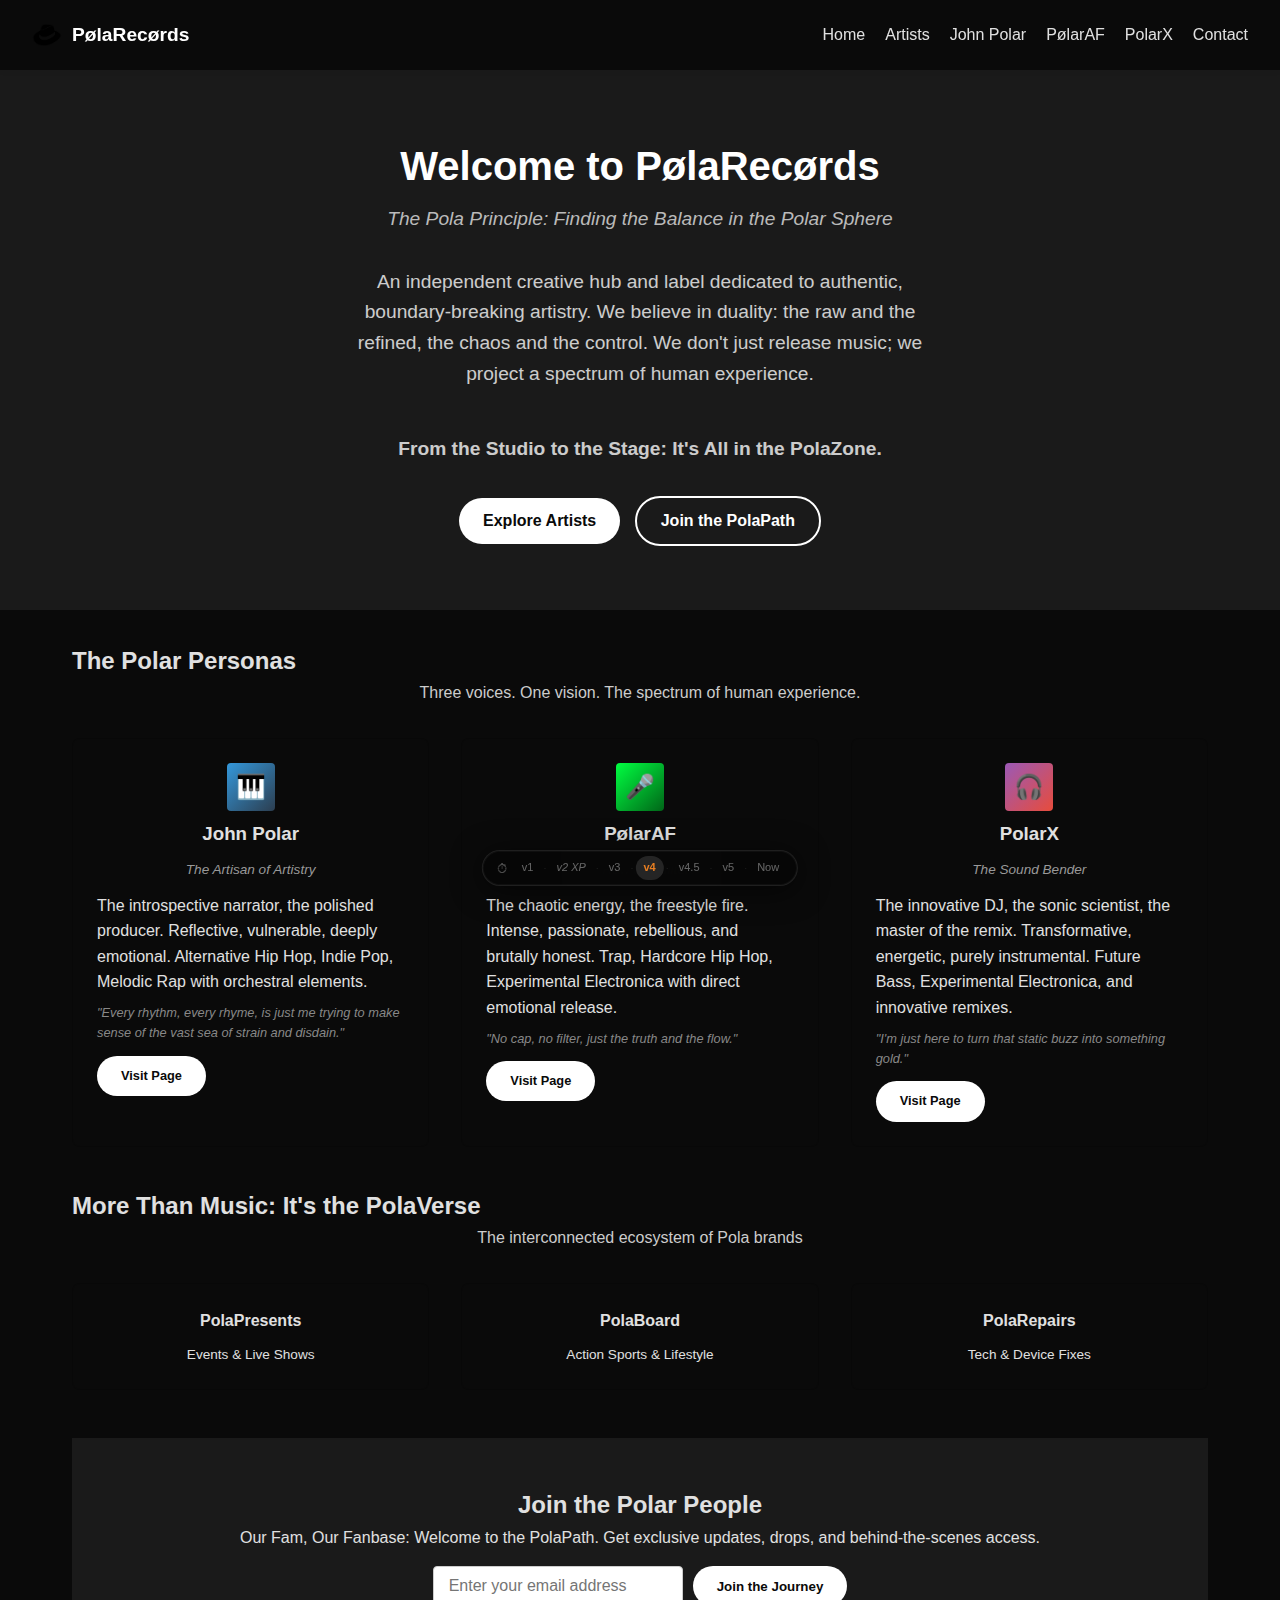
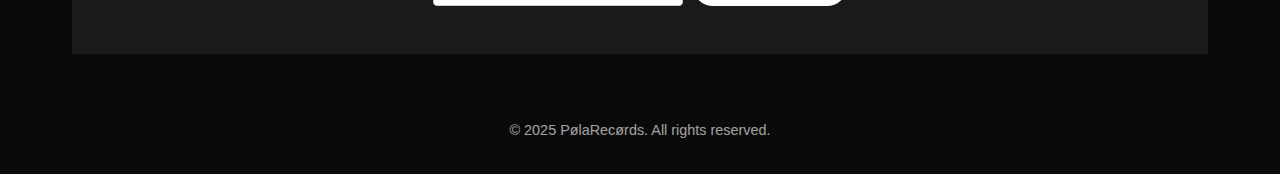
<file: _archive/v4/index.html>
<!DOCTYPE html>
<html lang="en">
<head>
    <meta charset="UTF-8">
    <meta name="viewport" content="width=device-width, initial-scale=1.0">
    <meta http-equiv="Content-Security-Policy" content="upgrade-insecure-requests">
    <meta name="referrer" content="no-referrer-when-downgrade">
    <title>PolaRecords</title>
    <link rel="stylesheet" href="/_archive/v4/style.css">
    <link rel="icon" type="image/png" href="/images/hat.png">
    <link rel="canonical" href="https://polarecords.net/">
    <meta name="description" content="PolaRecords - The official home of sound.">
</head>
<body>

    <!-- Navigation -->
    <header>
        <a href="#" class="logo">
            <img src="/images/hat.png" alt="PolaRecords Logo">
            PølaRecørds
        </a>
        <button class="mobile-menu-toggle" id="mobileMenuToggle" aria-label="Toggle menu">
            ☰
        </button>
        <nav id="mainNav">
            <ul>
                <li><a href="#home">Home</a></li>
                <li><a href="#music">Artists</a></li>
                <li><a href="/_archive/v4/johnpolar/index.html">John Polar</a></li>
                <li><a href="/_archive/v4/polaraf/index.html">PølarAF</a></li>
                <li><a href="/_archive/v4/polarx/index.html">PolarX</a></li>
                <li><a href="#contact">Contact</a></li>
            </ul>
        </nav>
    </header>

    <!-- Hero Section -->
    <section class="hero" id="home">
        <h1>Welcome to PølaRecørds</h1>
        <p class="subtitle" style="font-style: italic; color: #ccc; margin-top: -10px;">The Pola Principle: Finding the Balance in the Polar Sphere</p>
        <p>An independent creative hub and label dedicated to authentic, boundary-breaking artistry. We believe in duality: the raw and the refined, the chaos and the control. We don't just release music; we project a spectrum of human experience.</p>
        <p style="font-weight: 600; margin-top: 12px;">From the Studio to the Stage: It's All in the PolaZone.</p>
        <div class="cta-group">
            <a href="#music" class="btn btn-primary">Explore Artists</a>
            <a href="#contact" class="btn btn-secondary">Join the PolaPath</a>
        </div>
    </section>

    <!-- Main Content -->
    <main class="container">
        <section id="music">
            <h2>The Polar Personas</h2>
            <p style="text-align: center; margin-bottom: 20px; color: #ccc;">Three voices. One vision. The spectrum of human experience.</p>
            <div class="grid">
                <!-- Artist Cards -->
                <article class="card">
                    <div style="text-align: center; margin-bottom: 12px;">
                        <div style="width: 48px; height: 48px; background: linear-gradient(135deg, #3498db 0%, #2c3e50 100%); border-radius: 4px; margin: 0 auto 8px; display: flex; align-items: center; justify-content: center; font-size: 24px; color: white;">🎹</div>
                        <h3>John Polar</h3>
                        <p style="font-size: 0.85rem; font-style: italic; color: #999; margin: 4px 0;">The Artisan of Artistry</p>
                    </div>
                    <p>The introspective narrator, the polished producer. Reflective, vulnerable, deeply emotional. Alternative Hip Hop, Indie Pop, Melodic Rap with orchestral elements.</p>
                    <p style="font-size: 0.8rem; font-style: italic; margin-top: 8px; color: #888;">"Every rhythm, every rhyme, is just me trying to make sense of the vast sea of strain and disdain."</p>
                    <a href="/_archive/v4/johnpolar/index.html" class="btn btn-primary" style="font-size: 0.8rem; margin-top: 12px;">Visit Page</a>
                </article>
                <article class="card">
                    <div style="text-align: center; margin-bottom: 12px;">
                        <div style="width: 48px; height: 48px; background: linear-gradient(135deg, #00FF41 0%, #006618 100%); border-radius: 4px; margin: 0 auto 8px; display: flex; align-items: center; justify-content: center; font-size: 24px; color: #000;">🎤</div>
                        <h3>PølarAF</h3>
                        <p style="font-size: 0.85rem; font-style: italic; color: #999; margin: 4px 0;">The Raw & Unfiltered</p>
                    </div>
                    <p>The chaotic energy, the freestyle fire. Intense, passionate, rebellious, and brutally honest. Trap, Hardcore Hip Hop, Experimental Electronica with direct emotional release.</p>
                    <p style="font-size: 0.8rem; font-style: italic; margin-top: 8px; color: #888;">"No cap, no filter, just the truth and the flow."</p>
                    <a href="/_archive/v4/polaraf/index.html" class="btn btn-primary" style="font-size: 0.8rem; margin-top: 12px;">Visit Page</a>
                </article>
                <article class="card">
                    <div style="text-align: center; margin-bottom: 12px;">
                        <div style="width: 48px; height: 48px; background: linear-gradient(135deg, #9b59b6 0%, #e74c3c 100%); border-radius: 4px; margin: 0 auto 8px; display: flex; align-items: center; justify-content: center; font-size: 24px; color: white;">🎧</div>
                        <h3>PolarX</h3>
                        <p style="font-size: 0.85rem; font-style: italic; color: #999; margin: 4px 0;">The Sound Bender</p>
                    </div>
                    <p>The innovative DJ, the sonic scientist, the master of the remix. Transformative, energetic, purely instrumental. Future Bass, Experimental Electronica, and innovative remixes.</p>
                    <p style="font-size: 0.8rem; font-style: italic; margin-top: 8px; color: #888;">"I'm just here to turn that static buzz into something gold."</p>
                    <a href="/_archive/v4/polarx/index.html" class="btn btn-primary" style="font-size: 0.8rem; margin-top: 12px;">Visit Page</a>
                </article>
            </div>
        </section>

        <!-- Pola Brands Section -->
        <section style="margin-top: 40px;">
            <h2>More Than Music: It's the PolaVerse</h2>
            <p style="text-align: center; margin-bottom: 20px; color: #ccc;">The interconnected ecosystem of Pola brands</p>
            <div class="grid" style="grid-template-columns: repeat(auto-fit, minmax(200px, 1fr));">
                <article class="card" style="text-align: center;">
                    <h3 style="font-size: 1rem;">PolaPresents</h3>
                    <p style="font-size: 0.85rem;">Events & Live Shows</p>
                </article>
                <article class="card" style="text-align: center;">
                    <h3 style="font-size: 1rem;">PolaBoard</h3>
                    <p style="font-size: 0.85rem;">Action Sports & Lifestyle</p>
                </article>
                <article class="card" style="text-align: center;">
                    <h3 style="font-size: 1rem;">PolaRepairs</h3>
                    <p style="font-size: 0.85rem;">Tech & Device Fixes</p>
                </article>
            </div>
        </section>

        <!-- Newsletter Section -->
        <section class="newsletter" id="contact">
            <h2>Join the Polar People</h2>
            <p>Our Fam, Our Fanbase: Welcome to the PolaPath. Get exclusive updates, drops, and behind-the-scenes access.</p>
            <form class="form-group">
                <input type="email" placeholder="Enter your email address" required>
                <button type="submit" class="btn btn-primary">Join the Journey</button>
            </form>
        </section>
    </main>

    <!-- Footer -->
    <footer>
        <p>&copy; 2025 PølaRecørds. All rights reserved.</p>
    </footer>

    <script>
        // Mobile Navigation Toggle
        const mobileMenuToggle = document.getElementById('mobileMenuToggle');
        const mainNav = document.getElementById('mainNav');

        if (mobileMenuToggle && mainNav) {
            mobileMenuToggle.addEventListener('click', function() {
                mainNav.classList.toggle('active');
                this.textContent = mainNav.classList.contains('active') ? '✕' : '☰';
            });

            // Close menu when clicking a link
            const navLinks = mainNav.querySelectorAll('a');
            navLinks.forEach(link => {
                link.addEventListener('click', function() {
                    mainNav.classList.remove('active');
                    if (mobileMenuToggle) {
                        mobileMenuToggle.textContent = '☰';
                    }
                });
            });

            // Close menu when clicking outside
            document.addEventListener('click', function(event) {
                if (!mainNav.contains(event.target) && !mobileMenuToggle.contains(event.target)) {
                    mainNav.classList.remove('active');
                    mobileMenuToggle.textContent = '☰';
                }
            });
        }
    </script>

<script src="/time-machine.js"></script>
</body>
</html>
</file>
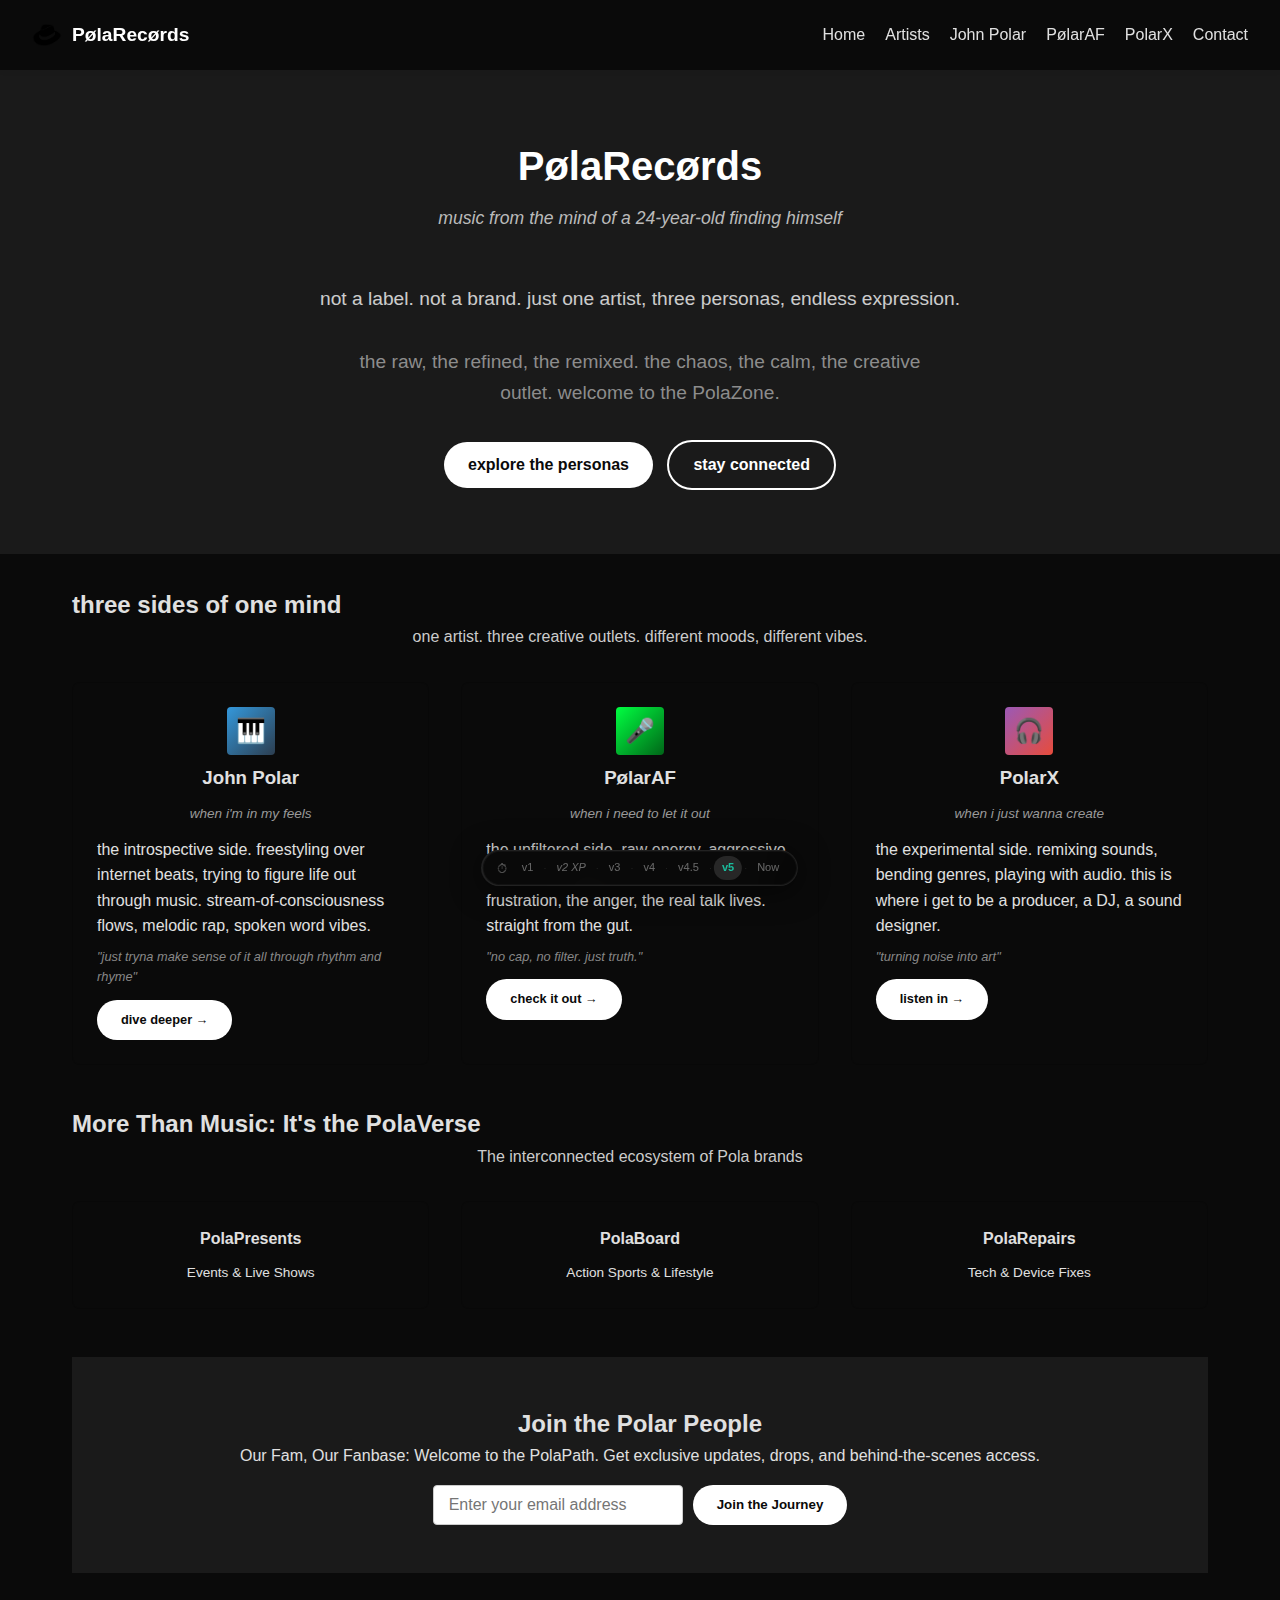
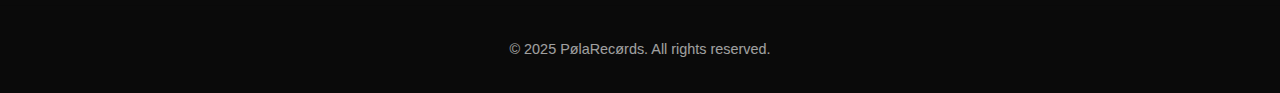
<file: _archive/v5/index.html>
<!DOCTYPE html>
<html lang="en">
<head>
    <meta charset="UTF-8">
    <meta name="viewport" content="width=device-width, initial-scale=1.0">
    <meta http-equiv="Content-Security-Policy" content="upgrade-insecure-requests">
    <meta name="referrer" content="no-referrer-when-downgrade">
    <title>PolaRecords</title>
    <link rel="stylesheet" href="/_archive/v5/style.css">
    <link rel="icon" type="image/png" href="/images/hat.png">
    <link rel="canonical" href="https://polarecords.net/">
    <meta name="description" content="PolaRecords - The official home of sound.">
</head>
<body>

    <!-- Navigation -->
    <header>
        <a href="#" class="logo">
            <img src="/images/hat.png" alt="PolaRecords Logo">
            PølaRecørds
        </a>
        <nav>
            <ul>
                <li><a href="#home">Home</a></li>
                <li><a href="#music">Artists</a></li>
                <li><a href="/_archive/v5/johnpolar/index.html">John Polar</a></li>
                <li><a href="/_archive/v5/polaraf/index.html">PølarAF</a></li>
                <li><a href="/_archive/v5/polarx/index.html">PolarX</a></li>
                <li><a href="#contact">Contact</a></li>
            </ul>
        </nav>
    </header>

    <!-- Hero Section -->
    <section class="hero" id="home">
        <h1>PølaRecørds</h1>
        <p class="subtitle" style="font-style: italic; color: #ccc; margin-top: -10px; font-size: 1.1rem;">music from the mind of a 24-year-old finding himself</p>
        <p style="font-size: 1.2rem; max-width: 700px; margin: 20px auto;">not a label. not a brand. just one artist, three personas, endless expression.</p>
        <p style="color: #999; margin-top: 12px;">the raw, the refined, the remixed. the chaos, the calm, the creative outlet. welcome to the PolaZone.</p>
        <div class="cta-group">
            <a href="#music" class="btn btn-primary">explore the personas</a>
            <a href="#contact" class="btn btn-secondary">stay connected</a>
        </div>
    </section>

    <!-- Main Content -->
    <main class="container">
        <section id="music">
            <h2>three sides of one mind</h2>
            <p style="text-align: center; margin-bottom: 20px; color: #ccc; font-size: 1rem;">one artist. three creative outlets. different moods, different vibes.</p>
            <div class="grid">
                <!-- Artist Cards -->
                <article class="card">
                    <div style="text-align: center; margin-bottom: 12px;">
                        <div style="width: 48px; height: 48px; background: linear-gradient(135deg, #3498db 0%, #2c3e50 100%); border-radius: 4px; margin: 0 auto 8px; display: flex; align-items: center; justify-content: center; font-size: 24px; color: white;">🎹</div>
                        <h3>John Polar</h3>
                        <p style="font-size: 0.85rem; font-style: italic; color: #999; margin: 4px 0;">when i'm in my feels</p>
                    </div>
                    <p>the introspective side. freestyling over internet beats, trying to figure life out through music. stream-of-consciousness flows, melodic rap, spoken word vibes.</p>
                    <p style="font-size: 0.8rem; font-style: italic; margin-top: 8px; color: #888;">"just tryna make sense of it all through rhythm and rhyme"</p>
                    <a href="/_archive/v5/johnpolar/index.html" class="btn btn-primary" style="font-size: 0.8rem; margin-top: 12px;">dive deeper →</a>
                </article>
                <article class="card">
                    <div style="text-align: center; margin-bottom: 12px;">
                        <div style="width: 48px; height: 48px; background: linear-gradient(135deg, #00FF41 0%, #006618 100%); border-radius: 4px; margin: 0 auto 8px; display: flex; align-items: center; justify-content: center; font-size: 24px; color: #000;">🎤</div>
                        <h3>PølarAF</h3>
                        <p style="font-size: 0.85rem; font-style: italic; color: #999; margin: 4px 0;">when i need to let it out</p>
                    </div>
                    <p>the unfiltered side. raw energy, aggressive flows, no holding back. this is where the frustration, the anger, the real talk lives. straight from the gut.</p>
                    <p style="font-size: 0.8rem; font-style: italic; margin-top: 8px; color: #888;">"no cap, no filter. just truth."</p>
                    <a href="/_archive/v5/polaraf/index.html" class="btn btn-primary" style="font-size: 0.8rem; margin-top: 12px;">check it out →</a>
                </article>
                <article class="card">
                    <div style="text-align: center; margin-bottom: 12px;">
                        <div style="width: 48px; height: 48px; background: linear-gradient(135deg, #9b59b6 0%, #e74c3c 100%); border-radius: 4px; margin: 0 auto 8px; display: flex; align-items: center; justify-content: center; font-size: 24px; color: white;">🎧</div>
                        <h3>PolarX</h3>
                        <p style="font-size: 0.85rem; font-style: italic; color: #999; margin: 4px 0;">when i just wanna create</p>
                    </div>
                    <p>the experimental side. remixing sounds, bending genres, playing with audio. this is where i get to be a producer, a DJ, a sound designer.</p>
                    <p style="font-size: 0.8rem; font-style: italic; margin-top: 8px; color: #888;">"turning noise into art"</p>
                    <a href="/_archive/v5/polarx/index.html" class="btn btn-primary" style="font-size: 0.8rem; margin-top: 12px;">listen in →</a>
                </article>
            </div>
        </section>

        <!-- Pola Brands Section -->
        <section style="margin-top: 40px;">
            <h2>More Than Music: It's the PolaVerse</h2>
            <p style="text-align: center; margin-bottom: 20px; color: #ccc;">The interconnected ecosystem of Pola brands</p>
            <div class="grid" style="grid-template-columns: repeat(auto-fit, minmax(200px, 1fr));">
                <article class="card" style="text-align: center;">
                    <h3 style="font-size: 1rem;">PolaPresents</h3>
                    <p style="font-size: 0.85rem;">Events & Live Shows</p>
                </article>
                <article class="card" style="text-align: center;">
                    <h3 style="font-size: 1rem;">PolaBoard</h3>
                    <p style="font-size: 0.85rem;">Action Sports & Lifestyle</p>
                </article>
                <article class="card" style="text-align: center;">
                    <h3 style="font-size: 1rem;">PolaRepairs</h3>
                    <p style="font-size: 0.85rem;">Tech & Device Fixes</p>
                </article>
            </div>
        </section>

        <!-- Newsletter Section -->
        <section class="newsletter" id="contact">
            <h2>Join the Polar People</h2>
            <p>Our Fam, Our Fanbase: Welcome to the PolaPath. Get exclusive updates, drops, and behind-the-scenes access.</p>
            <form class="form-group">
                <input type="email" placeholder="Enter your email address" required>
                <button type="submit" class="btn btn-primary">Join the Journey</button>
            </form>
        </section>
    </main>

    <!-- Footer -->
    <footer>
        <p>&copy; 2025 PølaRecørds. All rights reserved.</p>
    </footer>

<script src="/time-machine.js"></script>
</body>
</html>
</file>
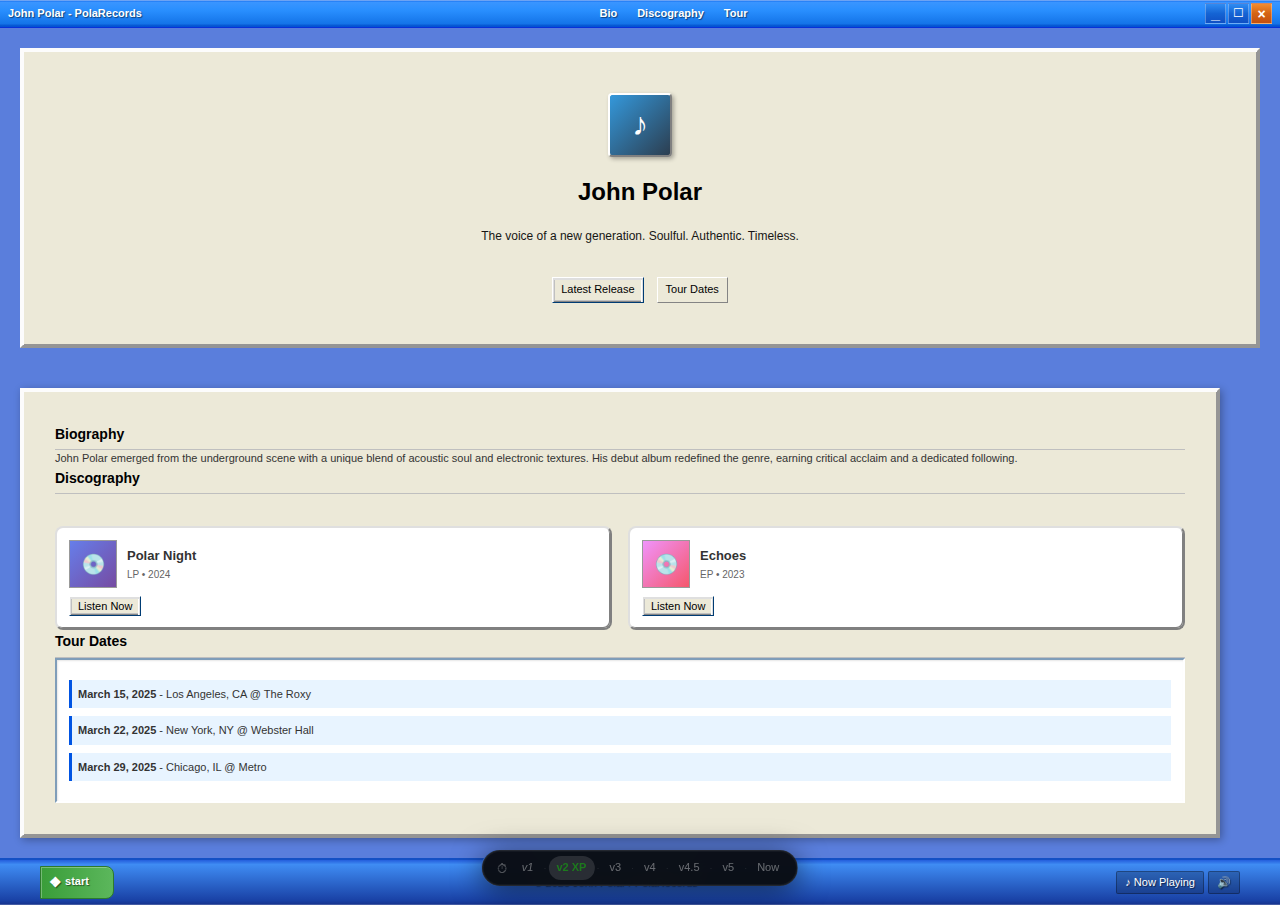
<file: _archive/v2-xp/johnpolar/index.html>
<!DOCTYPE html>
<html lang="en">
<head>
    <meta charset="UTF-8">
    <meta name="viewport" content="width=device-width, initial-scale=1.0">
    <title>John Polar | PolaRecords</title>
    <link rel="stylesheet" href="/_archive/v2-xp/style.css">
    <link rel="stylesheet" href="/_archive/v2-xp/xp-theme.css">
    <link rel="icon" type="image/png" href="/images/hat.png">
    <style>
        /* Windows XP Artist Page Customizations */
        body {
            overflow-x: hidden;
        }
    </style>
</head>
<body>

    <!-- Windows XP Title Bar -->
    <header>
        <a href="/" class="logo">
            John Polar - PolaRecords
        </a>
        <nav>
            <ul>
                <li><a href="#bio">Bio</a></li>
                <li><a href="#discography">Discography</a></li>
                <li><a href="#tour">Tour</a></li>
            </ul>
        </nav>
        <div style="display: flex; gap: 2px;">
            <div style="width: 21px; height: 21px; background: linear-gradient(to bottom, #2F8CF3 0%, #1464D4 50%, #0F4FC4 100%); border: 1px solid rgba(255,255,255,0.3); display: flex; align-items: center; justify-content: center; font-size: 16px; color: white; font-weight: 700; line-height: 1;">_</div>
            <div style="width: 21px; height: 21px; background: linear-gradient(to bottom, #2F8CF3 0%, #1464D4 50%, #0F4FC4 100%); border: 1px solid rgba(255,255,255,0.3); display: flex; align-items: center; justify-content: center; font-size: 12px; color: white;">&#9744;</div>
            <div style="width: 21px; height: 21px; background: linear-gradient(to bottom, #F38C2F 0%, #D46414 50%, #C44F0F 100%); border: 1px solid rgba(255,255,255,0.3); display: flex; align-items: center; justify-content: center; font-size: 14px; color: white; font-weight: 700; line-height: 1;">×</div>
        </div>
    </header>

    <!-- Artist Hero -->
    <section class="hero" style="min-height: 300px;">
        <div style="text-align: center; margin: 20px 0;">
            <div style="width: 64px; height: 64px; background: linear-gradient(135deg, #3498db 0%, #2c3e50 100%); border-radius: 4px; margin: 0 auto 16px; display: flex; align-items: center; justify-content: center; font-size: 32px; color: white; border: 2px solid; border-color: #FFFFFF #808080 #808080 #FFFFFF; box-shadow: 2px 2px 4px rgba(0,0,0,0.3);">♪</div>
            <h1>John Polar</h1>
            <p>The voice of a new generation. Soulful. Authentic. Timeless.</p>
            <div style="margin-top: 16px;">
                <a href="#discography" class="btn btn-primary">Latest Release</a>
                <a href="#tour" class="btn btn-secondary">Tour Dates</a>
            </div>
        </div>
    </section>

    <!-- Main Content -->
    <main class="container">

        <section id="bio">
            <h2>Biography</h2>
            <p>John Polar emerged from the underground scene with a unique blend of acoustic soul and electronic textures. His debut album redefined the genre, earning critical acclaim and a dedicated following.</p>
        </section>

        <section id="discography">
            <h2>Discography</h2>
            <div class="grid">
                <article class="card">
                    <div style="display: flex; align-items: center; margin-bottom: 8px;">
                        <div style="width: 48px; height: 48px; background: linear-gradient(135deg, #667eea 0%, #764ba2 100%); border: 1px solid #999; margin-right: 10px; display: flex; align-items: center; justify-content: center; color: white; font-size: 20px;">💿</div>
                        <div>
                            <h3 style="margin: 0;">Polar Night</h3>
                            <p style="margin: 0; color: #666; font-size: 10px;">LP • 2024</p>
                        </div>
                    </div>
                    <button class="btn btn-primary">Listen Now</button>
                </article>
                <article class="card">
                    <div style="display: flex; align-items: center; margin-bottom: 8px;">
                        <div style="width: 48px; height: 48px; background: linear-gradient(135deg, #f093fb 0%, #f5576c 100%); border: 1px solid #999; margin-right: 10px; display: flex; align-items: center; justify-content: center; color: white; font-size: 20px;">💿</div>
                        <div>
                            <h3 style="margin: 0;">Echoes</h3>
                            <p style="margin: 0; color: #666; font-size: 10px;">EP • 2023</p>
                        </div>
                    </div>
                    <button class="btn btn-primary">Listen Now</button>
                </article>
            </div>
        </section>

        <section id="tour">
            <h2>Tour Dates</h2>
            <div style="background: #FFFFFF; border: 2px solid; border-color: #7F9DB9 #FFFFFF #FFFFFF #7F9DB9; padding: 12px; box-shadow: inset 1px 1px 2px rgba(0,0,0,0.1);">
                <p style="margin: 8px 0; padding: 6px; background: #E8F4FF; border-left: 3px solid #0054E3;"><strong>March 15, 2025</strong> - Los Angeles, CA @ The Roxy</p>
                <p style="margin: 8px 0; padding: 6px; background: #E8F4FF; border-left: 3px solid #0054E3;"><strong>March 22, 2025</strong> - New York, NY @ Webster Hall</p>
                <p style="margin: 8px 0; padding: 6px; background: #E8F4FF; border-left: 3px solid #0054E3;"><strong>March 29, 2025</strong> - Chicago, IL @ Metro</p>
            </div>
        </section>

    </main>

    <footer>
        <div style="display: flex; align-items: center; justify-content: space-between; max-width: 1200px; margin: 0 auto;">
            <div style="display: flex; align-items: center; gap: 8px;">
                <div class="xp-start-btn" style="cursor: pointer;">
                    <span style="font-size: 14px; vertical-align: middle;">❖</span> start
                </div>
            </div>
            <div>&copy; 2025 John Polar / PolaRecords</div>
            <div style="display: flex; gap: 4px; align-items: center;">
                <div style="padding: 2px 8px; background: rgba(0,0,0,0.2); border: 1px solid rgba(0,0,0,0.3); border-radius: 2px;">♪ Now Playing</div>
                <div style="padding: 2px 8px; background: rgba(0,0,0,0.2); border: 1px solid rgba(0,0,0,0.3); border-radius: 2px;">🔊</div>
            </div>
        </div>
    </footer>

<script src="/time-machine.js"></script>
</body>
</html>
</file>
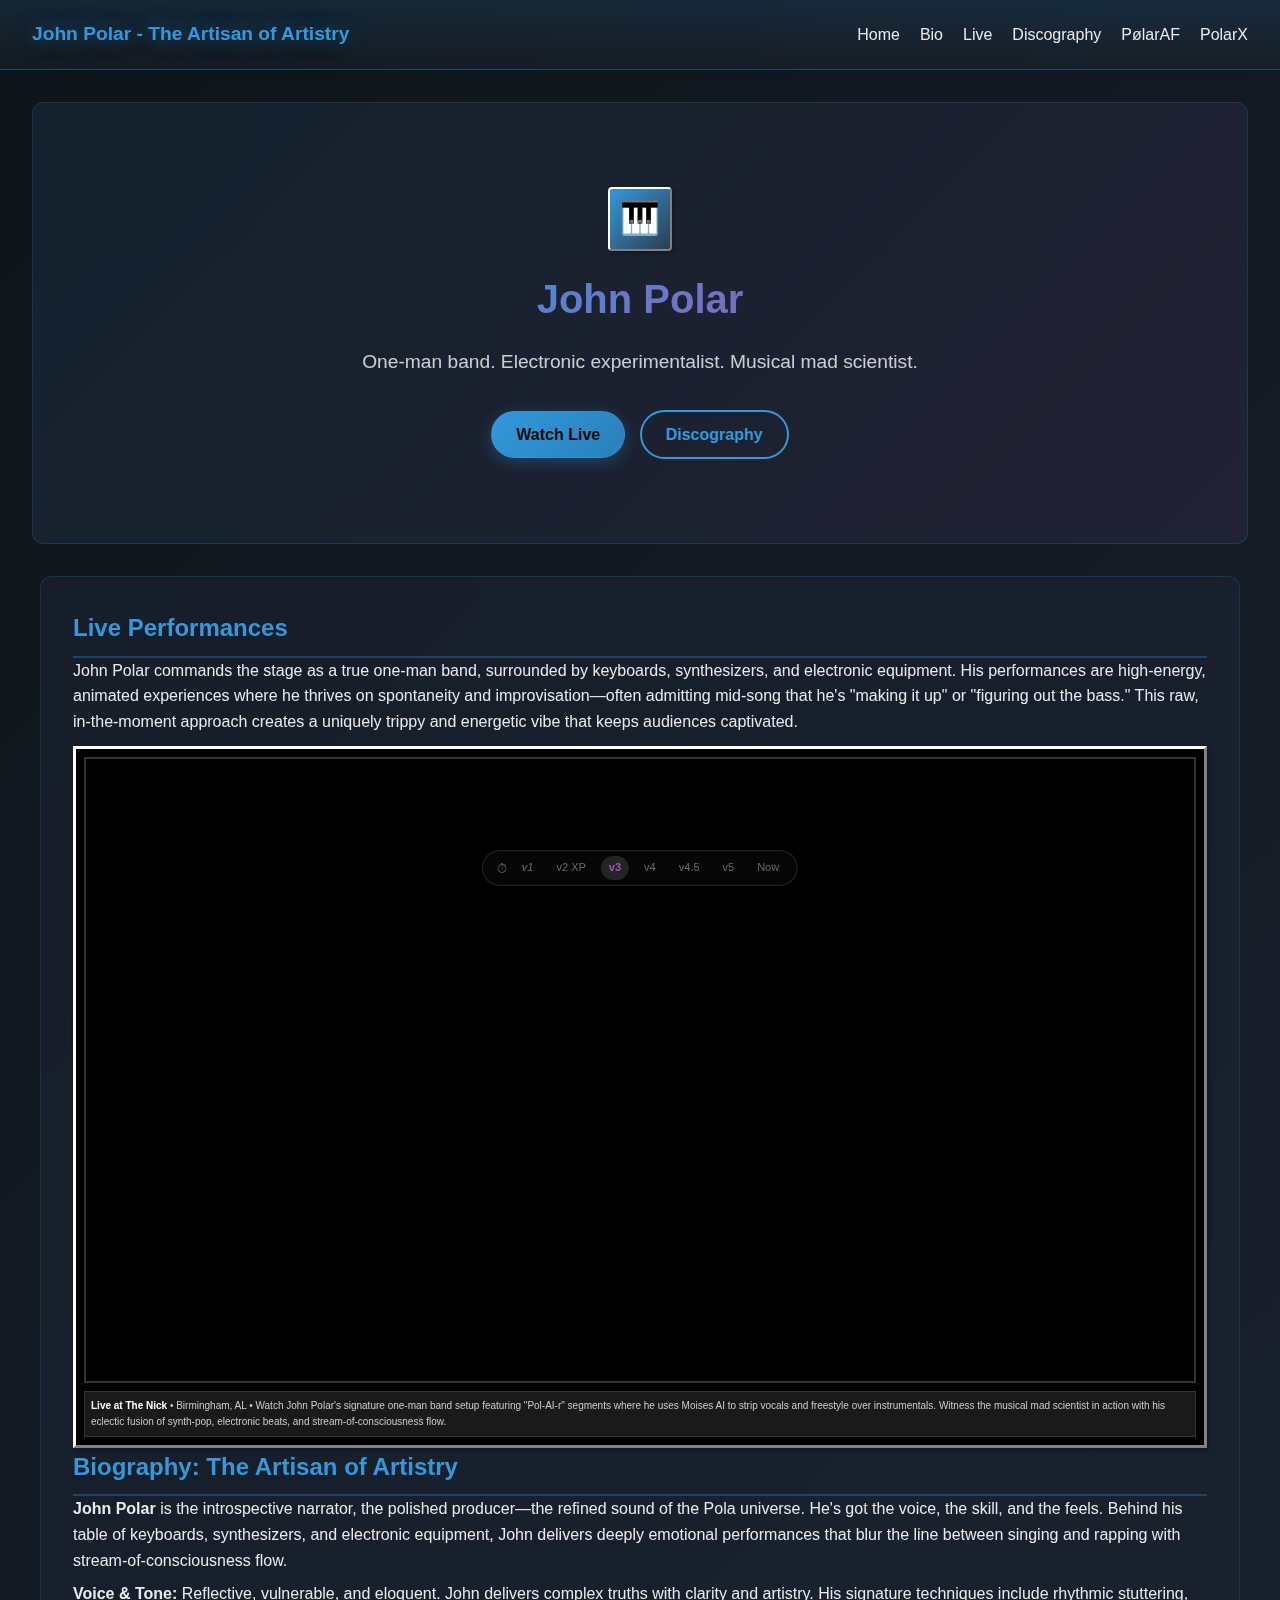
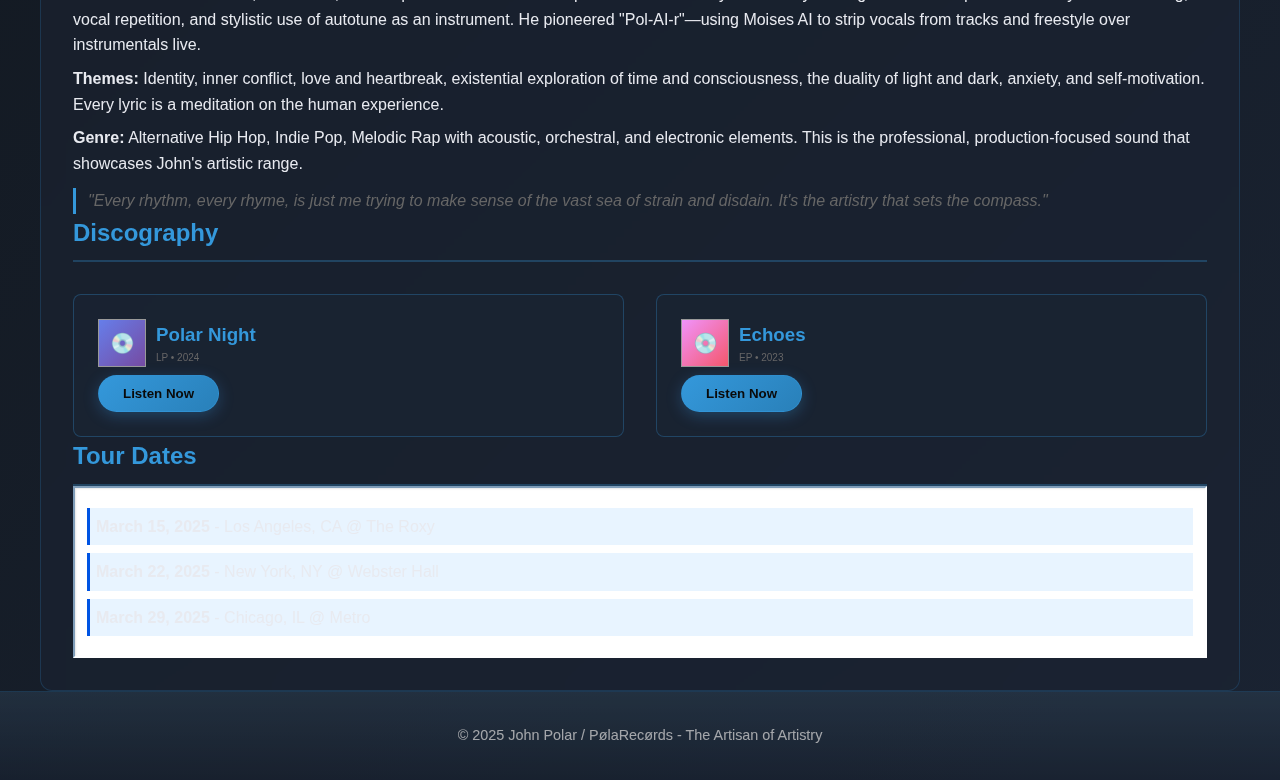
<file: _archive/v3/johnpolar/index.html>
<!DOCTYPE html>
<html lang="en">
<head>
    <meta charset="UTF-8">
    <meta name="viewport" content="width=device-width, initial-scale=1.0">
    <meta http-equiv="Content-Security-Policy" content="upgrade-insecure-requests">
    <meta name="referrer" content="no-referrer-when-downgrade">
    <title>John Polar | PolaRecords</title>
    <link rel="canonical" href="https://polarecords.net/johnpolar/">
    <link rel="stylesheet" href="/_archive/v3/style.css">
    <link rel="stylesheet" href="/_archive/v3/johnpolar-theme.css">
    <link rel="icon" type="image/png" href="/images/hat.png">
</head>
<body>

    <!-- Navigation Header -->
    <header>
        <a href="/_archive/v3/index.html" class="logo">
            John Polar - The Artisan of Artistry
        </a>
        <button class="mobile-menu-toggle" id="mobileMenuToggle" aria-label="Toggle menu">
            ☰
        </button>
        <nav id="mainNav">
            <ul>
                <li><a href="/_archive/v3/index.html">Home</a></li>
                <li><a href="#bio">Bio</a></li>
                <li><a href="#live">Live</a></li>
                <li><a href="#discography">Discography</a></li>
                <li><a href="/_archive/v3/polaraf/index.html">PølarAF</a></li>
                <li><a href="/_archive/v3/polarx/index.html">PolarX</a></li>
            </ul>
        </nav>
    </header>

    <!-- Artist Hero -->
    <section class="hero" style="min-height: 300px;">
        <div style="text-align: center; margin: 20px 0;">
            <div style="width: 64px; height: 64px; background: linear-gradient(135deg, #3498db 0%, #2c3e50 100%); border-radius: 4px; margin: 0 auto 16px; display: flex; align-items: center; justify-content: center; font-size: 32px; color: white; border: 2px solid; border-color: #FFFFFF #808080 #808080 #FFFFFF; box-shadow: 2px 2px 4px rgba(0,0,0,0.3);">🎹</div>
            <h1>John Polar</h1>
            <p>One-man band. Electronic experimentalist. Musical mad scientist.</p>
            <div style="margin-top: 16px;">
                <a href="#live" class="btn btn-primary">Watch Live</a>
                <a href="#discography" class="btn btn-secondary">Discography</a>
            </div>
        </div>
    </section>

    <!-- Main Content -->
    <main class="container">

        <section id="live">
            <h2>Live Performances</h2>
            <p style="margin-bottom: 12px;">John Polar commands the stage as a true one-man band, surrounded by keyboards, synthesizers, and electronic equipment. His performances are high-energy, animated experiences where he thrives on spontaneity and improvisation—often admitting mid-song that he's "making it up" or "figuring out the bass." This raw, in-the-moment approach creates a uniquely trippy and energetic vibe that keeps audiences captivated.</p>
            <div style="background: #000000; border: 3px solid; border-color: #FFFFFF #808080 #808080 #FFFFFF; padding: 8px; box-shadow: inset 1px 1px 0 #000, 2px 2px 4px rgba(0,0,0,0.3);">
                <div style="position: relative; padding-bottom: 56.25%; height: 0; overflow: hidden;">
                    <iframe
                        style="position: absolute; top: 0; left: 0; width: 100%; height: 100%; border: 2px solid #333;"
                        src="https://www.youtube.com/embed/RE_9SyZ0PFE"
                        title="John Polar Live at The Nick - Birmingham, AL"
                        frameborder="0"
                        allow="accelerometer; autoplay; clipboard-write; encrypted-media; gyroscope; picture-in-picture; web-share"
                        allowfullscreen>
                    </iframe>
                </div>
                <p style="margin-top: 8px; font-size: 10px; color: #ccc; background: #1a1a1a; padding: 6px; border: 1px solid #333;">
                    <strong style="color: #fff;">Live at The Nick</strong> • Birmingham, AL • Watch John Polar's signature one-man band setup featuring "Pol-AI-r" segments where he uses Moises AI to strip vocals and freestyle over instrumentals. Witness the musical mad scientist in action with his eclectic fusion of synth-pop, electronic beats, and stream-of-consciousness flow.
                </p>
            </div>
        </section>

        <section id="bio">
            <h2>Biography: The Artisan of Artistry</h2>
            <p><strong>John Polar</strong> is the introspective narrator, the polished producer—the refined sound of the Pola universe. He's got the voice, the skill, and the feels. Behind his table of keyboards, synthesizers, and electronic equipment, John delivers deeply emotional performances that blur the line between singing and rapping with stream-of-consciousness flow.</p>
            <p style="margin-top: 8px;"><strong>Voice & Tone:</strong> Reflective, vulnerable, and eloquent. John delivers complex truths with clarity and artistry. His signature techniques include rhythmic stuttering, vocal repetition, and stylistic use of autotune as an instrument. He pioneered "Pol-AI-r"—using Moises AI to strip vocals from tracks and freestyle over instrumentals live.</p>
            <p style="margin-top: 8px;"><strong>Themes:</strong> Identity, inner conflict, love and heartbreak, existential exploration of time and consciousness, the duality of light and dark, anxiety, and self-motivation. Every lyric is a meditation on the human experience.</p>
            <p style="margin-top: 8px;"><strong>Genre:</strong> Alternative Hip Hop, Indie Pop, Melodic Rap with acoustic, orchestral, and electronic elements. This is the professional, production-focused sound that showcases John's artistic range.</p>
            <p style="margin-top: 12px; font-style: italic; color: #666; border-left: 3px solid #3498db; padding-left: 12px;">"Every rhythm, every rhyme, is just me trying to make sense of the vast sea of strain and disdain. It's the artistry that sets the compass."</p>
        </section>

        <section id="discography">
            <h2>Discography</h2>
            <div class="grid">
                <article class="card">
                    <div style="display: flex; align-items: center; margin-bottom: 8px;">
                        <div style="width: 48px; height: 48px; background: linear-gradient(135deg, #667eea 0%, #764ba2 100%); border: 1px solid #999; margin-right: 10px; display: flex; align-items: center; justify-content: center; color: white; font-size: 20px;">💿</div>
                        <div>
                            <h3 style="margin: 0;">Polar Night</h3>
                            <p style="margin: 0; color: #666; font-size: 10px;">LP • 2024</p>
                        </div>
                    </div>
                    <button class="btn btn-primary">Listen Now</button>
                </article>
                <article class="card">
                    <div style="display: flex; align-items: center; margin-bottom: 8px;">
                        <div style="width: 48px; height: 48px; background: linear-gradient(135deg, #f093fb 0%, #f5576c 100%); border: 1px solid #999; margin-right: 10px; display: flex; align-items: center; justify-content: center; color: white; font-size: 20px;">💿</div>
                        <div>
                            <h3 style="margin: 0;">Echoes</h3>
                            <p style="margin: 0; color: #666; font-size: 10px;">EP • 2023</p>
                        </div>
                    </div>
                    <button class="btn btn-primary">Listen Now</button>
                </article>
            </div>
        </section>

        <section id="tour">
            <h2>Tour Dates</h2>
            <div style="background: #FFFFFF; border: 2px solid; border-color: #7F9DB9 #FFFFFF #FFFFFF #7F9DB9; padding: 12px; box-shadow: inset 1px 1px 2px rgba(0,0,0,0.1);">
                <p style="margin: 8px 0; padding: 6px; background: #E8F4FF; border-left: 3px solid #0054E3;"><strong>March 15, 2025</strong> - Los Angeles, CA @ The Roxy</p>
                <p style="margin: 8px 0; padding: 6px; background: #E8F4FF; border-left: 3px solid #0054E3;"><strong>March 22, 2025</strong> - New York, NY @ Webster Hall</p>
                <p style="margin: 8px 0; padding: 6px; background: #E8F4FF; border-left: 3px solid #0054E3;"><strong>March 29, 2025</strong> - Chicago, IL @ Metro</p>
            </div>
        </section>

    </main>

    <footer>
        <p>&copy; 2025 John Polar / PølaRecørds - The Artisan of Artistry</p>
    </footer>

    <script>
        // Mobile Navigation Toggle
        const mobileMenuToggle = document.getElementById('mobileMenuToggle');
        const mainNav = document.getElementById('mainNav');

        if (mobileMenuToggle && mainNav) {
            mobileMenuToggle.addEventListener('click', function() {
                mainNav.classList.toggle('active');
                this.textContent = mainNav.classList.contains('active') ? '✕' : '☰';
            });

            // Close menu when clicking a link
            const navLinks = mainNav.querySelectorAll('a');
            navLinks.forEach(link => {
                link.addEventListener('click', function() {
                    mainNav.classList.remove('active');
                    if (mobileMenuToggle) {
                        mobileMenuToggle.textContent = '☰';
                    }
                });
            });

            // Close menu when clicking outside
            document.addEventListener('click', function(event) {
                if (!mainNav.contains(event.target) && !mobileMenuToggle.contains(event.target)) {
                    mainNav.classList.remove('active');
                    mobileMenuToggle.textContent = '☰';
                }
            });
        }
    </script>

<script src="/time-machine.js"></script>
</body>
</html>
</file>
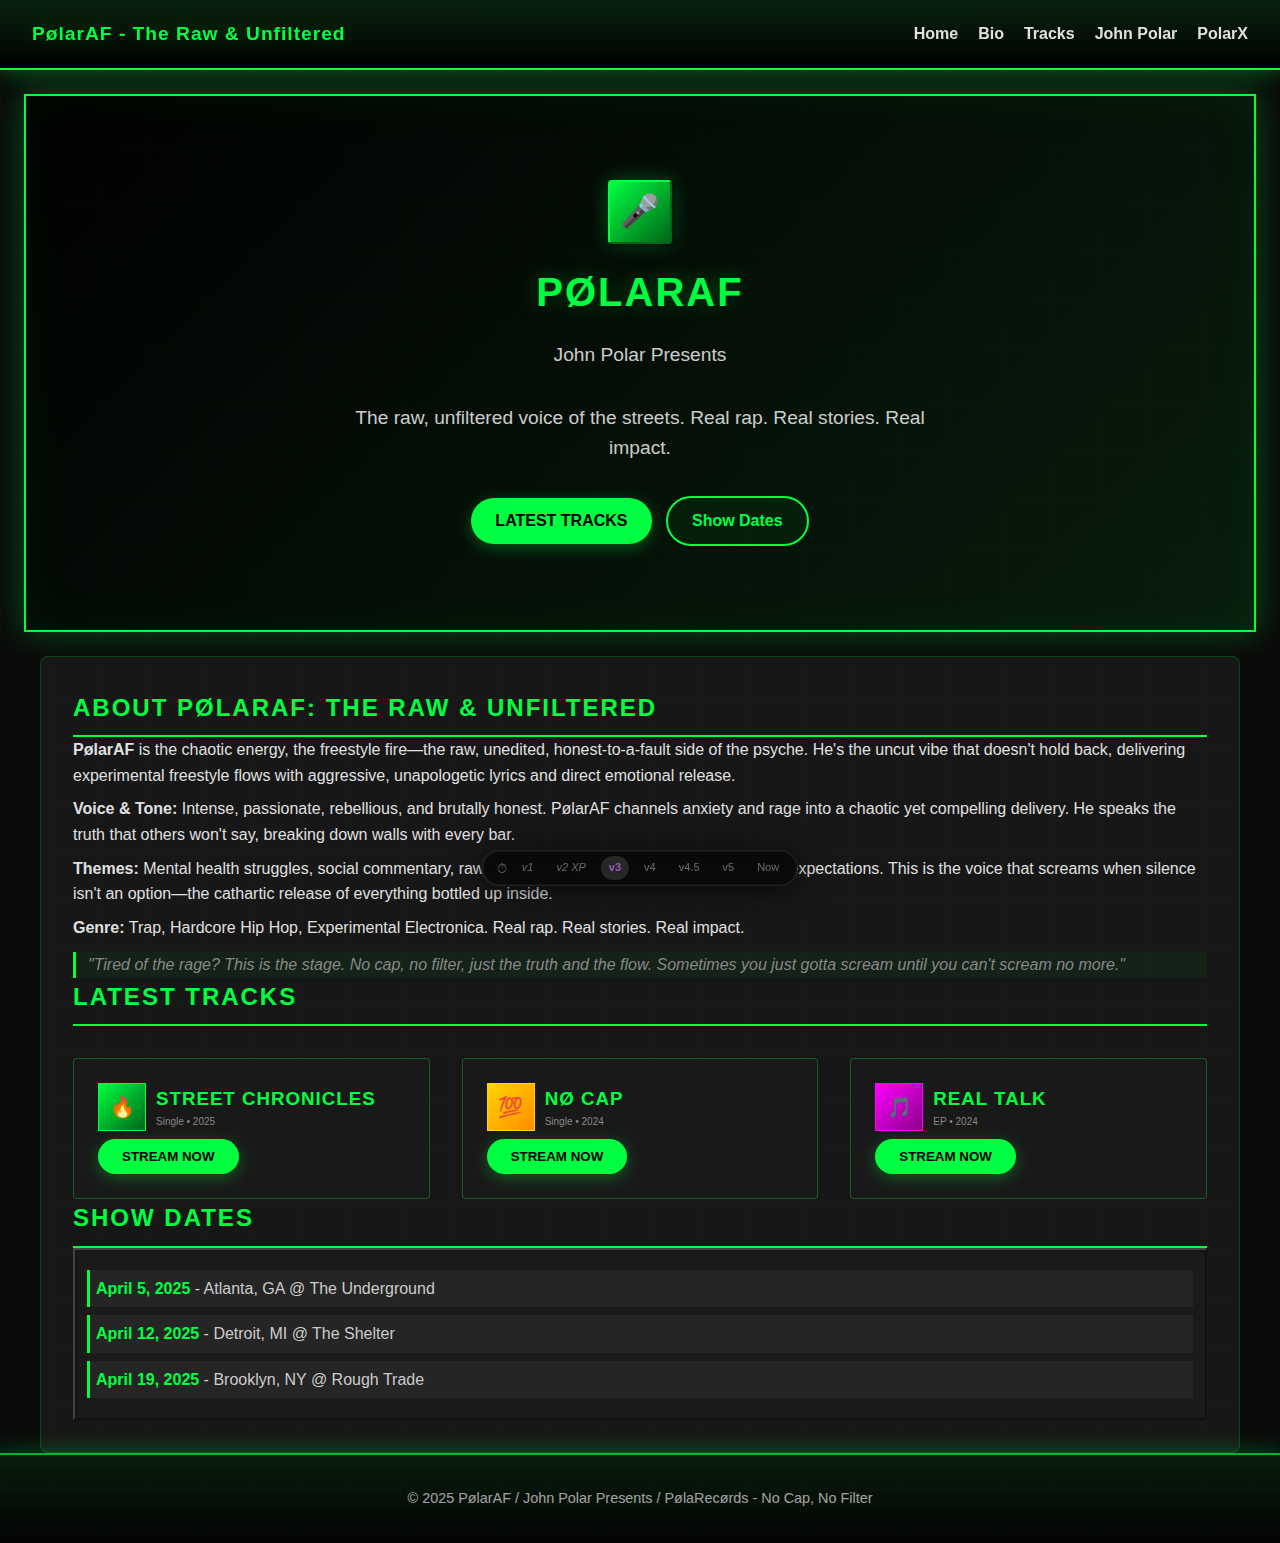
<file: _archive/v3/polaraf/index.html>
<!DOCTYPE html>
<html lang="en">
<head>
    <meta charset="UTF-8">
    <meta name="viewport" content="width=device-width, initial-scale=1.0">
    <meta http-equiv="Content-Security-Policy" content="upgrade-insecure-requests">
    <meta name="referrer" content="no-referrer-when-downgrade">
    <title>PølarAF | John Polar Presents</title>
    <link rel="canonical" href="https://polarecords.net/polaraf/">
    <link rel="stylesheet" href="/_archive/v3/style.css">
    <link rel="stylesheet" href="/_archive/v3/polaraf-theme.css">
    <link rel="icon" type="image/png" href="/images/hat.png">
</head>
<body>

    <!-- Navigation Header -->
    <header>
        <a href="/_archive/v3/index.html" class="logo">
            PølarAF - The Raw & Unfiltered
        </a>
        <button class="mobile-menu-toggle" id="mobileMenuToggle" aria-label="Toggle menu">
            ☰
        </button>
        <nav id="mainNav">
            <ul>
                <li><a href="/_archive/v3/index.html">Home</a></li>
                <li><a href="#bio">Bio</a></li>
                <li><a href="#tracks">Tracks</a></li>
                <li><a href="/_archive/v3/johnpolar/index.html">John Polar</a></li>
                <li><a href="/_archive/v3/polarx/index.html">PolarX</a></li>
            </ul>
        </nav>
    </header>

    <!-- Artist Hero -->
    <section class="hero" style="min-height: 300px;">
        <div style="text-align: center; margin: 20px 0;">
            <div style="width: 64px; height: 64px; background: linear-gradient(135deg, #00FF41 0%, #006618 100%); border-radius: 4px; margin: 0 auto 16px; display: flex; align-items: center; justify-content: center; font-size: 32px; color: #000; border: 2px solid; border-color: #00FF41 #006618 #006618 #00FF41; box-shadow: 2px 2px 4px rgba(0,0,0,0.5), 0 0 20px rgba(0, 255, 65, 0.3);">🎤</div>
            <h1>PølarAF</h1>
            <p class="subtitle">John Polar Presents</p>
            <p style="margin-top: 12px;">The raw, unfiltered voice of the streets. Real rap. Real stories. Real impact.</p>
            <div style="margin-top: 16px;">
                <a href="#tracks" class="btn btn-primary">Latest Tracks</a>
                <a href="#shows" class="btn btn-secondary">Show Dates</a>
            </div>
        </div>
    </section>

    <!-- Main Content -->
    <main class="container">

        <section id="bio">
            <h2>About PølarAF: The Raw & Unfiltered</h2>
            <p><strong>PølarAF</strong> is the chaotic energy, the freestyle fire—the raw, unedited, honest-to-a-fault side of the psyche. He's the uncut vibe that doesn't hold back, delivering experimental freestyle flows with aggressive, unapologetic lyrics and direct emotional release.</p>
            <p style="margin-top: 8px;"><strong>Voice & Tone:</strong> Intense, passionate, rebellious, and brutally honest. PølarAF channels anxiety and rage into a chaotic yet compelling delivery. He speaks the truth that others won't say, breaking down walls with every bar.</p>
            <p style="margin-top: 8px;"><strong>Themes:</strong> Mental health struggles, social commentary, raw expression, and breaking through societal expectations. This is the voice that screams when silence isn't an option—the cathartic release of everything bottled up inside.</p>
            <p style="margin-top: 8px;"><strong>Genre:</strong> Trap, Hardcore Hip Hop, Experimental Electronica. Real rap. Real stories. Real impact.</p>
            <p style="margin-top: 12px; font-style: italic; color: #888; border-left: 3px solid #00FF41; padding-left: 12px; background: rgba(0,255,65,0.05);">"Tired of the rage? This is the stage. No cap, no filter, just the truth and the flow. Sometimes you just gotta scream until you can't scream no more."</p>
        </section>

        <section id="tracks">
            <h2>Latest Tracks</h2>
            <div class="grid">
                <article class="card">
                    <div style="display: flex; align-items: center; margin-bottom: 8px;">
                        <div style="width: 48px; height: 48px; background: linear-gradient(135deg, #00FF41 0%, #006618 100%); border: 1px solid #00FF41; margin-right: 10px; display: flex; align-items: center; justify-content: center; color: #000; font-size: 20px; font-weight: 700;">🔥</div>
                        <div>
                            <h3 style="margin: 0;">Street Chronicles</h3>
                            <p style="margin: 0; color: #888; font-size: 10px;">Single • 2025</p>
                        </div>
                    </div>
                    <button class="btn btn-primary">Stream Now</button>
                </article>
                <article class="card">
                    <div style="display: flex; align-items: center; margin-bottom: 8px;">
                        <div style="width: 48px; height: 48px; background: linear-gradient(135deg, #FFD700 0%, #FF8C00 100%); border: 1px solid #FFD700; margin-right: 10px; display: flex; align-items: center; justify-content: center; color: #000; font-size: 20px; font-weight: 700;">💯</div>
                        <div>
                            <h3 style="margin: 0;">Nø Cap</h3>
                            <p style="margin: 0; color: #888; font-size: 10px;">Single • 2024</p>
                        </div>
                    </div>
                    <button class="btn btn-primary">Stream Now</button>
                </article>
                <article class="card">
                    <div style="display: flex; align-items: center; margin-bottom: 8px;">
                        <div style="width: 48px; height: 48px; background: linear-gradient(135deg, #FF00FF 0%, #8B008B 100%); border: 1px solid #FF00FF; margin-right: 10px; display: flex; align-items: center; justify-content: center; color: #fff; font-size: 20px; font-weight: 700;">🎵</div>
                        <div>
                            <h3 style="margin: 0;">Real Talk</h3>
                            <p style="margin: 0; color: #888; font-size: 10px;">EP • 2024</p>
                        </div>
                    </div>
                    <button class="btn btn-primary">Stream Now</button>
                </article>
            </div>
        </section>

        <section id="shows">
            <h2>Show Dates</h2>
            <div style="background: #1a1a1a; border: 2px solid; border-color: #444 #111 #111 #444; padding: 12px; box-shadow: inset 1px 1px 2px rgba(0,0,0,0.3);">
                <p style="margin: 8px 0; padding: 6px; background: #252525; border-left: 3px solid #00FF41; color: #ccc;"><strong style="color: #00FF41;">April 5, 2025</strong> - Atlanta, GA @ The Underground</p>
                <p style="margin: 8px 0; padding: 6px; background: #252525; border-left: 3px solid #00FF41; color: #ccc;"><strong style="color: #00FF41;">April 12, 2025</strong> - Detroit, MI @ The Shelter</p>
                <p style="margin: 8px 0; padding: 6px; background: #252525; border-left: 3px solid #00FF41; color: #ccc;"><strong style="color: #00FF41;">April 19, 2025</strong> - Brooklyn, NY @ Rough Trade</p>
            </div>
        </section>

    </main>

    <footer>
        <p>&copy; 2025 PølarAF / John Polar Presents / PølaRecørds - No Cap, No Filter</p>
    </footer>

    <script>
        // Mobile Navigation Toggle
        const mobileMenuToggle = document.getElementById('mobileMenuToggle');
        const mainNav = document.getElementById('mainNav');

        if (mobileMenuToggle && mainNav) {
            mobileMenuToggle.addEventListener('click', function() {
                mainNav.classList.toggle('active');
                this.textContent = mainNav.classList.contains('active') ? '✕' : '☰';
            });

            // Close menu when clicking a link
            const navLinks = mainNav.querySelectorAll('a');
            navLinks.forEach(link => {
                link.addEventListener('click', function() {
                    mainNav.classList.remove('active');
                    if (mobileMenuToggle) {
                        mobileMenuToggle.textContent = '☰';
                    }
                });
            });

            // Close menu when clicking outside
            document.addEventListener('click', function(event) {
                if (!mainNav.contains(event.target) && !mobileMenuToggle.contains(event.target)) {
                    mainNav.classList.remove('active');
                    mobileMenuToggle.textContent = '☰';
                }
            });
        }
    </script>

<script src="/time-machine.js"></script>
</body>
</html>
</file>
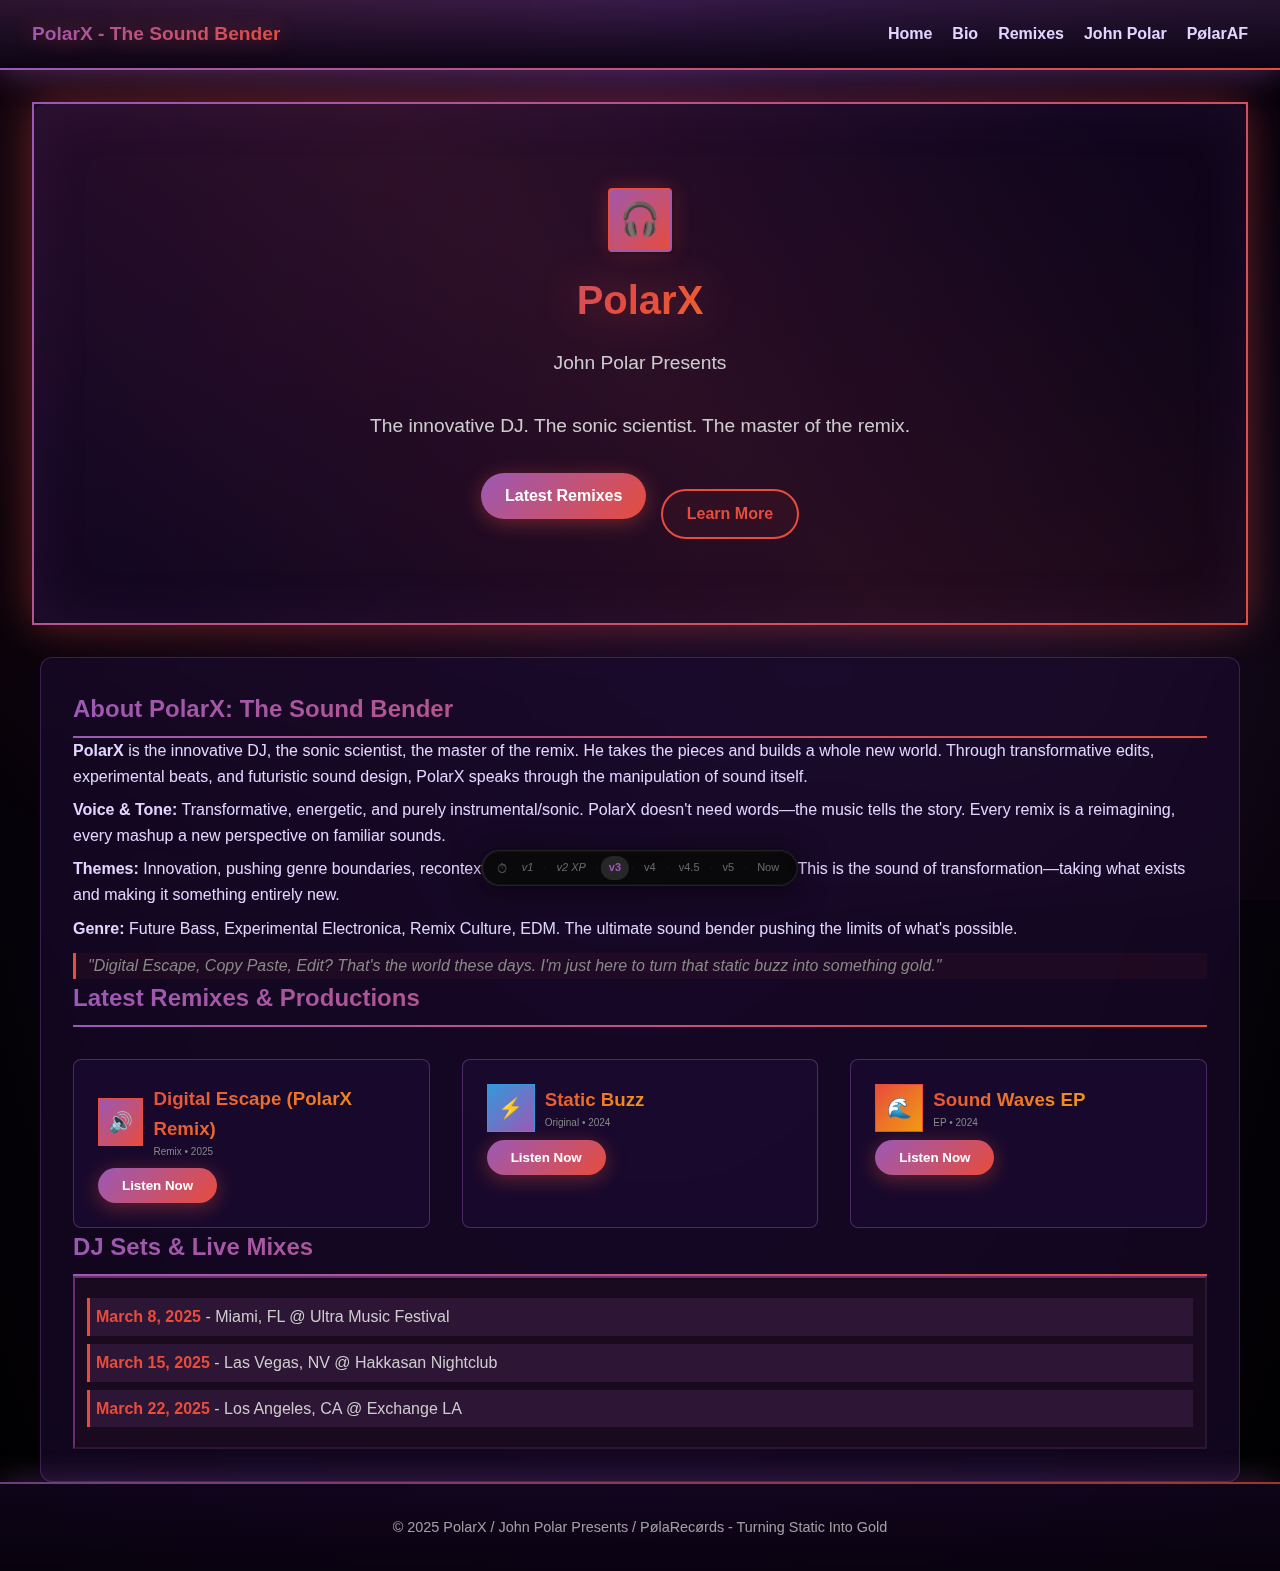
<file: _archive/v3/polarx/index.html>
<!DOCTYPE html>
<html lang="en">
<head>
    <meta charset="UTF-8">
    <meta name="viewport" content="width=device-width, initial-scale=1.0">
    <meta http-equiv="Content-Security-Policy" content="upgrade-insecure-requests">
    <meta name="referrer" content="no-referrer-when-downgrade">
    <title>PolarX | John Polar Presents</title>
    <link rel="canonical" href="https://polarecords.net/polarx/">
    <link rel="stylesheet" href="/_archive/v3/style.css">
    <link rel="stylesheet" href="/_archive/v3/polarx-theme.css">
    <link rel="icon" type="image/png" href="/images/hat.png">
</head>
<body>

    <!-- Navigation Header -->
    <header>
        <a href="/_archive/v3/index.html" class="logo">
            PolarX - The Sound Bender
        </a>
        <button class="mobile-menu-toggle" id="mobileMenuToggle" aria-label="Toggle menu">
            ☰
        </button>
        <nav id="mainNav">
            <ul>
                <li><a href="/_archive/v3/index.html">Home</a></li>
                <li><a href="#bio">Bio</a></li>
                <li><a href="#remixes">Remixes</a></li>
                <li><a href="/_archive/v3/johnpolar/index.html">John Polar</a></li>
                <li><a href="/_archive/v3/polaraf/index.html">PølarAF</a></li>
            </ul>
        </nav>
    </header>

    <!-- Artist Hero -->
    <section class="hero" style="min-height: 300px;">
        <div style="text-align: center; margin: 20px 0;">
            <div style="width: 64px; height: 64px; background: linear-gradient(135deg, #9b59b6 0%, #e74c3c 100%); border-radius: 4px; margin: 0 auto 16px; display: flex; align-items: center; justify-content: center; font-size: 32px; color: #fff; border: 2px solid; border-color: #e74c3c #9b59b6 #9b59b6 #e74c3c; box-shadow: 2px 2px 4px rgba(0,0,0,0.5), 0 0 20px rgba(231, 76, 60, 0.3);">🎧</div>
            <h1>PolarX</h1>
            <p class="subtitle">John Polar Presents</p>
            <p style="margin-top: 12px;">The innovative DJ. The sonic scientist. The master of the remix.</p>
            <div style="margin-top: 16px;">
                <a href="#remixes" class="btn btn-primary">Latest Remixes</a>
                <a href="#bio" class="btn btn-secondary">Learn More</a>
            </div>
        </div>
    </section>

    <!-- Main Content -->
    <main class="container">

        <section id="bio">
            <h2>About PolarX: The Sound Bender</h2>
            <p><strong>PolarX</strong> is the innovative DJ, the sonic scientist, the master of the remix. He takes the pieces and builds a whole new world. Through transformative edits, experimental beats, and futuristic sound design, PolarX speaks through the manipulation of sound itself.</p>
            <p style="margin-top: 8px;"><strong>Voice & Tone:</strong> Transformative, energetic, and purely instrumental/sonic. PolarX doesn't need words—the music tells the story. Every remix is a reimagining, every mashup a new perspective on familiar sounds.</p>
            <p style="margin-top: 8px;"><strong>Themes:</strong> Innovation, pushing genre boundaries, recontextualizing existing music, and sonic euphoria. This is the sound of transformation—taking what exists and making it something entirely new.</p>
            <p style="margin-top: 8px;"><strong>Genre:</strong> Future Bass, Experimental Electronica, Remix Culture, EDM. The ultimate sound bender pushing the limits of what's possible.</p>
            <p style="margin-top: 12px; font-style: italic; color: #888; border-left: 3px solid #e74c3c; padding-left: 12px; background: rgba(231, 76, 60, 0.05);">"Digital Escape, Copy Paste, Edit? That's the world these days. I'm just here to turn that static buzz into something gold."</p>
        </section>

        <section id="remixes">
            <h2>Latest Remixes & Productions</h2>
            <div class="grid">
                <article class="card">
                    <div style="display: flex; align-items: center; margin-bottom: 8px;">
                        <div style="width: 48px; height: 48px; background: linear-gradient(135deg, #9b59b6 0%, #e74c3c 100%); border: 1px solid #e74c3c; margin-right: 10px; display: flex; align-items: center; justify-content: center; color: #fff; font-size: 20px; font-weight: 700;">🔊</div>
                        <div>
                            <h3 style="margin: 0;">Digital Escape (PolarX Remix)</h3>
                            <p style="margin: 0; color: #888; font-size: 10px;">Remix • 2025</p>
                        </div>
                    </div>
                    <button class="btn btn-primary">Listen Now</button>
                </article>
                <article class="card">
                    <div style="display: flex; align-items: center; margin-bottom: 8px;">
                        <div style="width: 48px; height: 48px; background: linear-gradient(135deg, #3498db 0%, #9b59b6 100%); border: 1px solid #3498db; margin-right: 10px; display: flex; align-items: center; justify-content: center; color: #fff; font-size: 20px; font-weight: 700;">⚡</div>
                        <div>
                            <h3 style="margin: 0;">Static Buzz</h3>
                            <p style="margin: 0; color: #888; font-size: 10px;">Original • 2024</p>
                        </div>
                    </div>
                    <button class="btn btn-primary">Listen Now</button>
                </article>
                <article class="card">
                    <div style="display: flex; align-items: center; margin-bottom: 8px;">
                        <div style="width: 48px; height: 48px; background: linear-gradient(135deg, #e74c3c 0%, #f39c12 100%); border: 1px solid #e74c3c; margin-right: 10px; display: flex; align-items: center; justify-content: center; color: #fff; font-size: 20px; font-weight: 700;">🌊</div>
                        <div>
                            <h3 style="margin: 0;">Sound Waves EP</h3>
                            <p style="margin: 0; color: #888; font-size: 10px;">EP • 2024</p>
                        </div>
                    </div>
                    <button class="btn btn-primary">Listen Now</button>
                </article>
            </div>
        </section>

        <section id="sets">
            <h2>DJ Sets & Live Mixes</h2>
            <div style="background: #1a0a1f; border: 2px solid; border-color: #6a2c70 #2d1535 #2d1535 #6a2c70; padding: 12px; box-shadow: inset 1px 1px 2px rgba(0,0,0,0.3);">
                <p style="margin: 8px 0; padding: 6px; background: #2d1535; border-left: 3px solid #e74c3c; color: #ccc;"><strong style="color: #e74c3c;">March 8, 2025</strong> - Miami, FL @ Ultra Music Festival</p>
                <p style="margin: 8px 0; padding: 6px; background: #2d1535; border-left: 3px solid #e74c3c; color: #ccc;"><strong style="color: #e74c3c;">March 15, 2025</strong> - Las Vegas, NV @ Hakkasan Nightclub</p>
                <p style="margin: 8px 0; padding: 6px; background: #2d1535; border-left: 3px solid #e74c3c; color: #ccc;"><strong style="color: #e74c3c;">March 22, 2025</strong> - Los Angeles, CA @ Exchange LA</p>
            </div>
        </section>

    </main>

    <footer>
        <p>&copy; 2025 PolarX / John Polar Presents / PølaRecørds - Turning Static Into Gold</p>
    </footer>

    <script>
        // Mobile Navigation Toggle
        const mobileMenuToggle = document.getElementById('mobileMenuToggle');
        const mainNav = document.getElementById('mainNav');

        if (mobileMenuToggle && mainNav) {
            mobileMenuToggle.addEventListener('click', function() {
                mainNav.classList.toggle('active');
                this.textContent = mainNav.classList.contains('active') ? '✕' : '☰';
            });

            // Close menu when clicking a link
            const navLinks = mainNav.querySelectorAll('a');
            navLinks.forEach(link => {
                link.addEventListener('click', function() {
                    mainNav.classList.remove('active');
                    if (mobileMenuToggle) {
                        mobileMenuToggle.textContent = '☰';
                    }
                });
            });

            // Close menu when clicking outside
            document.addEventListener('click', function(event) {
                if (!mainNav.contains(event.target) && !mobileMenuToggle.contains(event.target)) {
                    mainNav.classList.remove('active');
                    mobileMenuToggle.textContent = '☰';
                }
            });
        }
    </script>

<script src="/time-machine.js"></script>
</body>
</html>
</file>
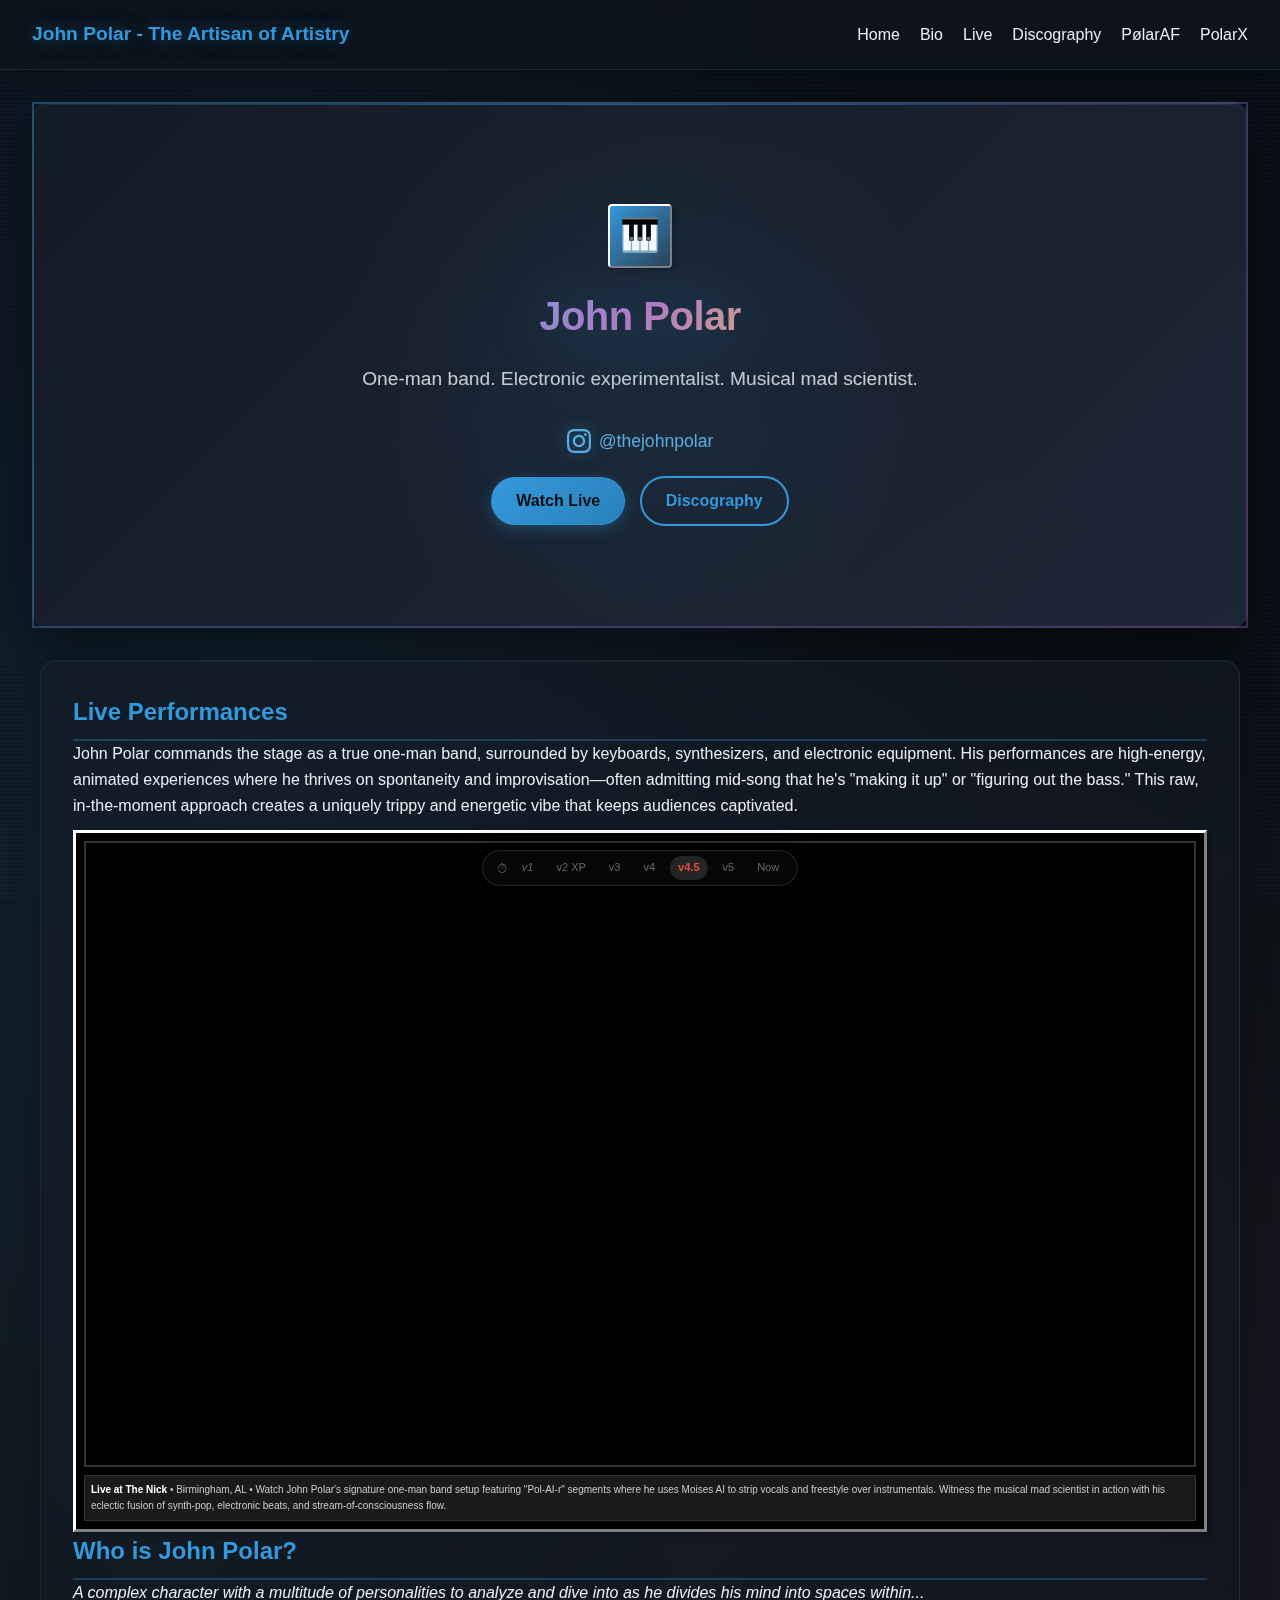
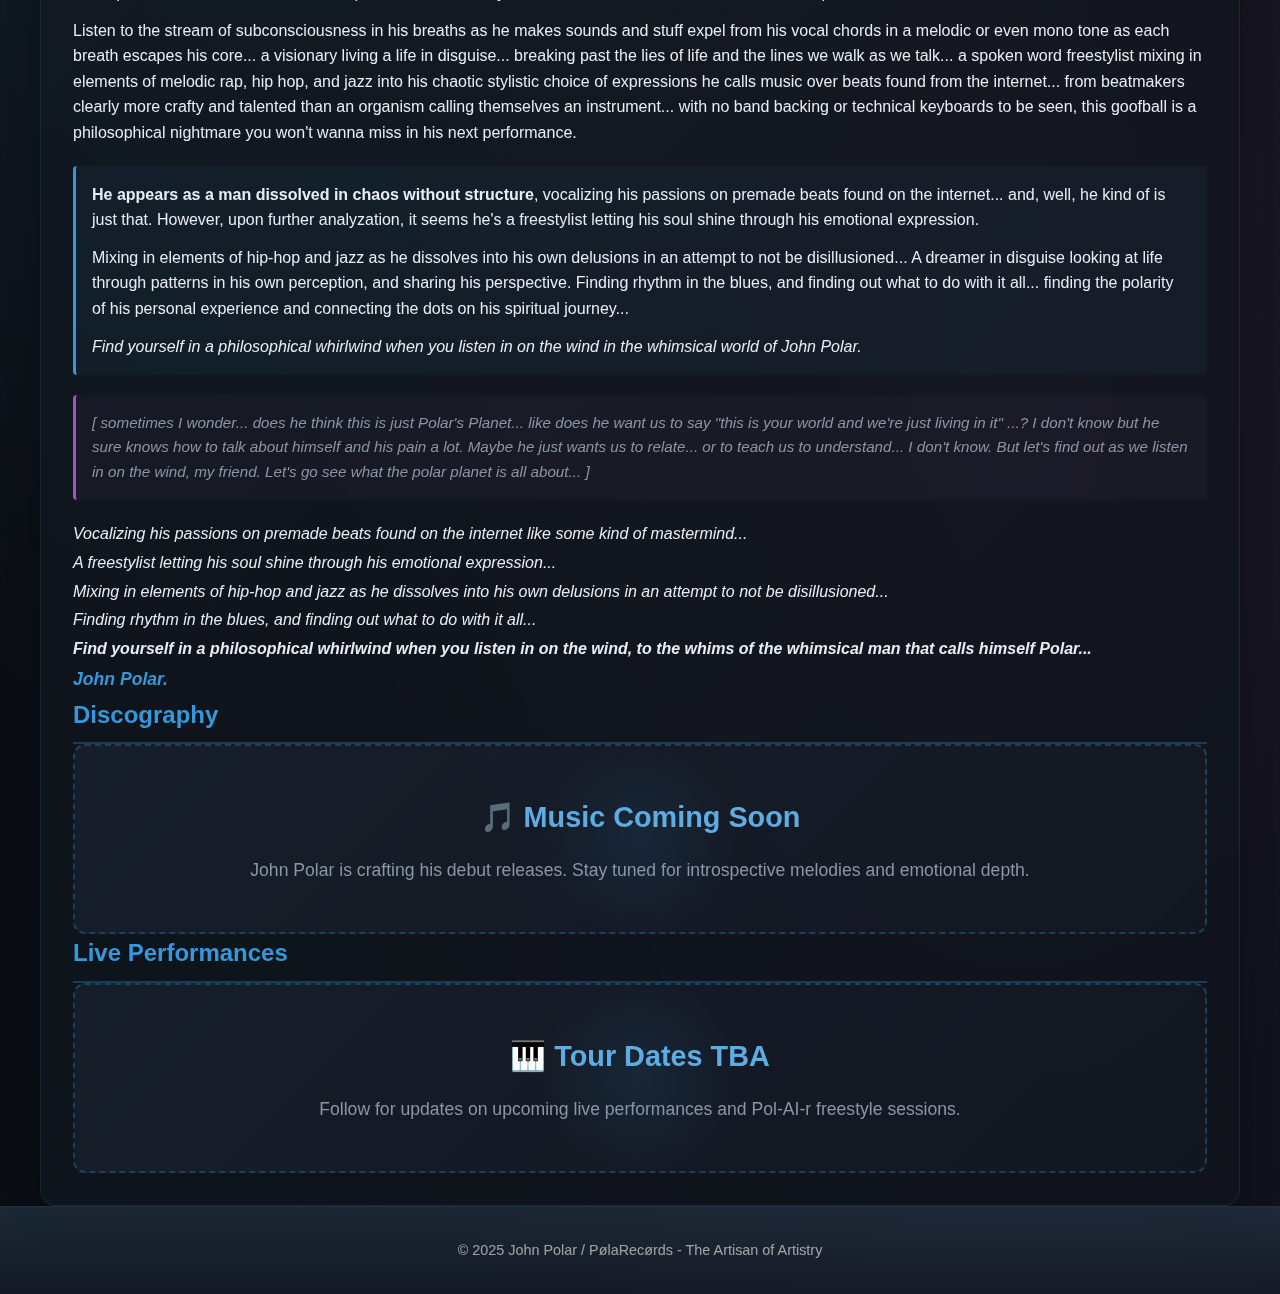
<file: _archive/v4-5/johnpolar/index.html>
<!DOCTYPE html>
<html lang="en">
<head>
    <meta charset="UTF-8">
    <meta name="viewport" content="width=device-width, initial-scale=1.0">
    <meta http-equiv="Content-Security-Policy" content="upgrade-insecure-requests">
    <meta name="referrer" content="no-referrer-when-downgrade">
    <title>John Polar | PolaRecords</title>
    <link rel="canonical" href="https://polarecords.net/johnpolar/">
    <link rel="stylesheet" href="/_archive/v4-5/style.css">
    <link rel="stylesheet" href="/_archive/v4-5/johnpolar-theme.css">
    <link rel="icon" type="image/png" href="/images/hat.png">
</head>
<body>

    <!-- Navigation Header -->
    <header>
        <a href="/_archive/v4-5/index.html" class="logo">
            John Polar - The Artisan of Artistry
        </a>
        <nav>
            <ul>
                <li><a href="/_archive/v4-5/index.html">Home</a></li>
                <li><a href="#bio">Bio</a></li>
                <li><a href="#live">Live</a></li>
                <li><a href="#discography">Discography</a></li>
                <li><a href="/_archive/v4-5/polaraf/index.html">PølarAF</a></li>
                <li><a href="/_archive/v4-5/polarx/index.html">PolarX</a></li>
            </ul>
        </nav>
    </header>

    <!-- Artist Hero -->
    <section class="hero" style="min-height: 300px;">
        <div style="text-align: center; margin: 20px 0;">
            <div style="width: 64px; height: 64px; background: linear-gradient(135deg, #3498db 0%, #2c3e50 100%); border-radius: 4px; margin: 0 auto 16px; display: flex; align-items: center; justify-content: center; font-size: 32px; color: white; border: 2px solid; border-color: #FFFFFF #808080 #808080 #FFFFFF; box-shadow: 2px 2px 4px rgba(0,0,0,0.3);">🎹</div>
            <h1>John Polar</h1>
            <p>One-man band. Electronic experimentalist. Musical mad scientist.</p>
            <div style="margin-top: 12px;">
                <a href="https://instagram.com/thejohnpolar" target="_blank" rel="noopener noreferrer" style="color: #5dade2; text-decoration: none; font-size: 1.1rem; display: inline-flex; align-items: center; gap: 8px;">
                    <svg width="24" height="24" viewBox="0 0 24 24" fill="currentColor" style="filter: drop-shadow(0 0 8px rgba(52, 152, 219, 0.5));">
                        <path d="M12 2.163c3.204 0 3.584.012 4.85.07 3.252.148 4.771 1.691 4.919 4.919.058 1.265.069 1.645.069 4.849 0 3.205-.012 3.584-.069 4.849-.149 3.225-1.664 4.771-4.919 4.919-1.266.058-1.644.07-4.85.07-3.204 0-3.584-.012-4.849-.07-3.26-.149-4.771-1.699-4.919-4.92-.058-1.265-.07-1.644-.07-4.849 0-3.204.013-3.583.07-4.849.149-3.227 1.664-4.771 4.919-4.919 1.266-.057 1.645-.069 4.849-.069zm0-2.163c-3.259 0-3.667.014-4.947.072-4.358.2-6.78 2.618-6.98 6.98-.059 1.281-.073 1.689-.073 4.948 0 3.259.014 3.668.072 4.948.2 4.358 2.618 6.78 6.98 6.98 1.281.058 1.689.072 4.948.072 3.259 0 3.668-.014 4.948-.072 4.354-.2 6.782-2.618 6.979-6.98.059-1.28.073-1.689.073-4.948 0-3.259-.014-3.667-.072-4.947-.196-4.354-2.617-6.78-6.979-6.98-1.281-.059-1.69-.073-4.949-.073zm0 5.838c-3.403 0-6.162 2.759-6.162 6.162s2.759 6.163 6.162 6.163 6.162-2.759 6.162-6.163c0-3.403-2.759-6.162-6.162-6.162zm0 10.162c-2.209 0-4-1.79-4-4 0-2.209 1.791-4 4-4s4 1.791 4 4c0 2.21-1.791 4-4 4zm6.406-11.845c-.796 0-1.441.645-1.441 1.44s.645 1.44 1.441 1.44c.795 0 1.439-.645 1.439-1.44s-.644-1.44-1.439-1.44z"/>
                    </svg>
                    @thejohnpolar
                </a>
            </div>
            <div style="margin-top: 16px;">
                <a href="#live" class="btn btn-primary">Watch Live</a>
                <a href="#discography" class="btn btn-secondary">Discography</a>
            </div>
        </div>
    </section>

    <!-- Main Content -->
    <main class="container">

        <section id="live">
            <h2>Live Performances</h2>
            <p style="margin-bottom: 12px;">John Polar commands the stage as a true one-man band, surrounded by keyboards, synthesizers, and electronic equipment. His performances are high-energy, animated experiences where he thrives on spontaneity and improvisation—often admitting mid-song that he's "making it up" or "figuring out the bass." This raw, in-the-moment approach creates a uniquely trippy and energetic vibe that keeps audiences captivated.</p>
            <div style="background: #000000; border: 3px solid; border-color: #FFFFFF #808080 #808080 #FFFFFF; padding: 8px; box-shadow: inset 1px 1px 0 #000, 2px 2px 4px rgba(0,0,0,0.3);">
                <div style="position: relative; padding-bottom: 56.25%; height: 0; overflow: hidden;">
                    <iframe
                        style="position: absolute; top: 0; left: 0; width: 100%; height: 100%; border: 2px solid #333;"
                        src="https://www.youtube.com/embed/RE_9SyZ0PFE"
                        title="John Polar Live at The Nick - Birmingham, AL"
                        frameborder="0"
                        allow="accelerometer; autoplay; clipboard-write; encrypted-media; gyroscope; picture-in-picture; web-share"
                        allowfullscreen>
                    </iframe>
                </div>
                <p style="margin-top: 8px; font-size: 10px; color: #ccc; background: #1a1a1a; padding: 6px; border: 1px solid #333;">
                    <strong style="color: #fff;">Live at The Nick</strong> • Birmingham, AL • Watch John Polar's signature one-man band setup featuring "Pol-AI-r" segments where he uses Moises AI to strip vocals and freestyle over instrumentals. Witness the musical mad scientist in action with his eclectic fusion of synth-pop, electronic beats, and stream-of-consciousness flow.
                </p>
            </div>
        </section>

        <section id="bio">
            <h2>Who is John Polar?</h2>

            <p><em>A complex character with a multitude of personalities to analyze and dive into as he divides his mind into spaces within...</em></p>

            <p style="margin-top: 12px;">Listen to the stream of subconsciousness in his breaths as he makes sounds and stuff expel from his vocal chords in a melodic or even mono tone as each breath escapes his core... a visionary living a life in disguise... breaking past the lies of life and the lines we walk as we talk... a spoken word freestylist mixing in elements of melodic rap, hip hop, and jazz into his chaotic stylistic choice of expressions he calls music over beats found from the internet... from beatmakers clearly more crafty and talented than an organism calling themselves an instrument... with no band backing or technical keyboards to be seen, this goofball is a philosophical nightmare you won't wanna miss in his next performance.</p>

            <div style="margin-top: 20px; padding: 16px; background: rgba(52, 152, 219, 0.05); border-left: 3px solid #3498db; border-radius: 4px;">
                <p><strong>He appears as a man dissolved in chaos without structure</strong>, vocalizing his passions on premade beats found on the internet... and, well, he kind of is just that. However, upon further analyzation, it seems he's a freestylist letting his soul shine through his emotional expression.</p>

                <p style="margin-top: 12px;">Mixing in elements of hip-hop and jazz as he dissolves into his own delusions in an attempt to not be disillusioned... A dreamer in disguise looking at life through patterns in his own perception, and sharing his perspective. Finding rhythm in the blues, and finding out what to do with it all... finding the polarity of his personal experience and connecting the dots on his spiritual journey...</p>

                <p style="margin-top: 12px;"><em>Find yourself in a philosophical whirlwind when you listen in on the wind in the whimsical world of John Polar.</em></p>
            </div>

            <div style="margin-top: 20px; padding: 16px; background: rgba(155, 89, 182, 0.05); border-left: 3px solid #9b59b6; border-radius: 4px;">
                <p style="font-style: italic; color: #8b95a8; font-size: 0.95rem;">[ sometimes I wonder... does he think this is just Polar's Planet... like does he want us to say "this is your world and we're just living in it" ...? I don't know but he sure knows how to talk about himself and his pain a lot. Maybe he just wants us to relate... or to teach us to understand... I don't know. But let's find out as we listen in on the wind, my friend. Let's go see what the polar planet is all about... ]</p>
            </div>

            <p style="margin-top: 20px; font-style: italic; line-height: 1.8;">
                Vocalizing his passions on premade beats found on the internet like some kind of mastermind...<br>
                A freestylist letting his soul shine through his emotional expression...<br>
                Mixing in elements of hip-hop and jazz as he dissolves into his own delusions in an attempt to not be disillusioned...<br>
                Finding rhythm in the blues, and finding out what to do with it all...<br>
                <strong>Find yourself in a philosophical whirlwind when you listen in on the wind, to the whims of the whimsical man that calls himself Polar...</strong><br>
                <span style="color: #3498db; font-size: 1.1rem; font-weight: 600;">John Polar.</span>
            </p>
        </section>

        <section id="discography">
            <h2>Discography</h2>
            <div class="coming-soon">
                <h3>🎵 Music Coming Soon</h3>
                <p>John Polar is crafting his debut releases. Stay tuned for introspective melodies and emotional depth.</p>
            </div>
        </section>

        <section id="tour">
            <h2>Live Performances</h2>
            <div class="coming-soon">
                <h3>🎹 Tour Dates TBA</h3>
                <p>Follow for updates on upcoming live performances and Pol-AI-r freestyle sessions.</p>
            </div>
        </section>

    </main>

    <footer>
        <p>&copy; 2025 John Polar / PølaRecørds - The Artisan of Artistry</p>
    </footer>

<script src="/time-machine.js"></script>
</body>
</html>
</file>
<file: style.css>
@import url('https://fonts.googleapis.com/css?family=Inconsolata|Lato:300,400,700');

:root {
    --bg-color: #345;
    --text-color: #eee;
    --primary-color: #85c6f6;
    --accent-color: #85c6f6;
    --secondary-bg: #fff;
    --content-bg: #fff;
    --content-text: #666;
    --footer-bg: #246c;
    --font-main: 'Lato', sans-serif;
    --font-code: 'Inconsolata', monospace;
}

* {
    box-sizing: border-box;
    margin: 0;
    padding: 0;
}

html, body {
    min-height: 100vh;
}

body {
    background-color: #345;
    background-image: linear-gradient(to bottom, #0009, transparent);
    color: var(--text-color);
    font-family: var(--font-main);
    font-size: 62.5%;
    padding: 0 20px 100px 20px;
    box-sizing: border-box;
    line-height: 1.6;
}

code {
    background: #fff1;
    font-family: var(--font-code);
    padding: .2em .4em;
}

/* Navigation */
header {
    background-color: var(--bg-color);
    height: var(--nav-height);
    display: flex;
    justify-content: space-between;
    align-items: center;
    padding: 0 2rem;
    box-shadow: 0 2px 5px rgba(0,0,0,0.05);
    position: sticky;
    top: 0;
    z-index: 1000;
    transition: all 0.3s ease;
}

.logo {
    display: flex;
    align-items: center;
    font-weight: 700;
    font-size: 1.2rem;
    color: var(--primary-color);
    text-decoration: none;
    transition: all 0.3s ease;
}

.logo img {
    height: 30px;
    margin-right: 10px;
    transition: transform 0.3s ease;
}

.logo:hover img {
    transform: rotate(10deg) scale(1.1);
}

/* Magic Line Navigation */
.magic-nav {
    display: grid;
    grid-template-columns: repeat(var(--items), 1fr);
    position: relative;
    gap: 0;
    align-items: center;
}

.magic-nav a {
    text-decoration: none;
    color: var(--text-color);
    font-weight: 500;
    transition: all 0.3s ease;
    position: relative;
    padding: 10px 15px;
    text-align: center;
    z-index: 1;
}

.magic-nav a:hover {
    color: #00ffff;
    text-shadow: 0 0 10px rgba(0, 217, 255, 0.8);
    transform: translateY(-2px);
}

/* Magic Line Element */
.magic-line {
    position: absolute;
    bottom: 0;
    left: var(--left, calc(100% / var(--items) * (var(--index) - 1)));
    width: var(--width, calc(100% / var(--items)));
    height: 4px;
    background: linear-gradient(90deg, #00d9ff, #00ffff, #00d9ff);
    opacity: 0;
    transition: all 0.5s cubic-bezier(0.175, 0.885, 0.32, 1.275);
    box-shadow:
        0 0 20px #00d9ff,
        0 0 40px rgba(0, 217, 255, 0.6),
        0 0 60px rgba(0, 217, 255, 0.4),
        0 -2px 10px rgba(0, 217, 255, 0.5);
    border-radius: 2px 2px 0 0;
    --index: 0;
    animation: pulse 2s ease-in-out infinite;
}

@keyframes pulse {
    0%, 100% {
        box-shadow:
            0 0 20px #00d9ff,
            0 0 40px rgba(0, 217, 255, 0.6),
            0 0 60px rgba(0, 217, 255, 0.4),
            0 -2px 10px rgba(0, 217, 255, 0.5);
    }
    50% {
        box-shadow:
            0 0 30px #00d9ff,
            0 0 60px rgba(0, 217, 255, 0.8),
            0 0 90px rgba(0, 217, 255, 0.6),
            0 -2px 15px rgba(0, 217, 255, 0.7);
    }
}

.magic-nav a:hover ~ .magic-line {
    opacity: 1;
}

/* Individual hover states for each nav item */
.magic-nav a:nth-of-type(1):hover ~ .magic-line { --index: 1; }
.magic-nav a:nth-of-type(2):hover ~ .magic-line { --index: 2; }
.magic-nav a:nth-of-type(3):hover ~ .magic-line { --index: 3; }
.magic-nav a:nth-of-type(4):hover ~ .magic-line { --index: 4; }
.magic-nav a:nth-of-type(5):hover ~ .magic-line { --index: 5; }
.magic-nav a:nth-of-type(6):hover ~ .magic-line { --index: 6; }

/* Show magic line on active/current page */
.magic-nav a[aria-current="page"] ~ .magic-line {
    opacity: 1;
    --index: 1;
}

/* Hero Section */
.hero {
    background-color: var(--secondary-bg);
    padding: 4rem 2rem;
    text-align: center;
    display: flex;
    flex-direction: column;
    align-items: center;
    justify-content: center;
    position: relative;
    overflow: hidden;
    animation: fadeInUp 1s ease-out;
}

.hero::before {
    content: '';
    position: absolute;
    top: 0;
    left: 0;
    width: 100%;
    height: 100%;
    background: radial-gradient(circle at center, rgba(0, 217, 255, 0.1) 0%, transparent 70%);
    opacity: 0.3;
    animation: pulseGlow 4s ease-in-out infinite;
    z-index: 0;
}

@keyframes pulseGlow {
    0%, 100% {
        opacity: 0.1;
        transform: scale(1);
    }
    50% {
        opacity: 0.3;
        transform: scale(1.1);
    }
}

.hero h1 {
    font-size: 2.5rem;
    margin-bottom: 1rem;
    color: var(--primary-color);
    position: relative;
    z-index: 1;
    animation: textGlow 3s ease-in-out infinite alternate;
}

@keyframes textGlow {
    from {
        text-shadow: 0 0 5px rgba(0, 217, 255, 0.3);
    }
    to {
        text-shadow: 0 0 20px rgba(0, 217, 255, 0.6), 0 0 30px rgba(0, 217, 255, 0.4);
    }
}

.hero p {
    font-size: 1.2rem;
    max-width: 600px;
    margin-bottom: 2rem;
    color: var(--text-color);
    opacity: 0.9;
    position: relative;
    z-index: 1;
    animation: fadeInUp 1s ease-out 0.3s both;
}

/* UI Elements: Buttons */
.btn {
    display: inline-block;
    padding: 10px 24px;
    border-radius: 50px;
    text-decoration: none;
    font-weight: 600;
    transition: all 0.3s ease;
    cursor: pointer;
    border: none;
    position: relative;
    overflow: hidden;
    z-index: 1;
}

.btn::before {
    content: '';
    position: absolute;
    top: 0;
    left: 0;
    width: 100%;
    height: 100%;
    background: linear-gradient(45deg, var(--accent-color), var(--primary-color));
    z-index: -1;
    opacity: 0;
    transition: opacity 0.3s ease;
}

.btn:hover::before {
    opacity: 0.2;
}

.btn-primary {
    background-color: var(--primary-color);
    color: var(--bg-color);
    box-shadow: 0 4px 15px rgba(0, 217, 255, 0.2);
}

.btn-primary:hover {
    opacity: 0.9;
    transform: translateY(-3px);
    box-shadow: 0 6px 20px rgba(0, 217, 255, 0.4);
}

.btn-secondary {
    background-color: transparent;
    border: 2px solid var(--primary-color);
    color: var(--primary-color);
    margin-left: 10px;
    box-shadow: 0 4px 15px rgba(0, 217, 255, 0.1);
}

.btn-secondary:hover {
    background-color: var(--primary-color);
    color: var(--bg-color);
    transform: translateY(-2px);
    box-shadow: 0 6px 20px rgba(0, 217, 255, 0.3);
}

/* Main Content Grid */
.container {
    max-width: 1200px;
    margin: 0 auto;
    padding: 2rem;
    flex: 1;
}

.grid {
    display: grid;
    grid-template-columns: repeat(auto-fit, minmax(300px, 1fr));
    gap: 2rem;
    margin-top: 2rem;
}

.card {
    background: var(--bg-color);
    border: 1px solid rgba(0,0,0,0.1);
    border-radius: 8px;
    padding: 1.5rem;
    transition: all 0.4s cubic-bezier(0.175, 0.885, 0.32, 1.275);
    position: relative;
    overflow: hidden;
    z-index: 1;
}

.card::before {
    content: '';
    position: absolute;
    top: 0;
    left: -100%;
    width: 100%;
    height: 100%;
    background: linear-gradient(90deg, transparent, rgba(0, 217, 255, 0.1), transparent);
    transition: left 0.6s;
    z-index: -1;
}

.card:hover::before {
    left: 100%;
}

.card:hover {
    transform: translateY(-8px) scale(1.02);
    box-shadow: 0 15px 30px rgba(0, 217, 255, 0.2);
    border-color: rgba(0, 217, 255, 0.3);
}

.card h3 {
    margin-bottom: 10px;
}

/* Forms */
.newsletter {
    background: var(--secondary-bg);
    padding: 3rem 1rem;
    text-align: center;
    margin-top: 3rem;
}

.form-group {
    display: flex;
    justify-content: center;
    gap: 10px;
    margin-top: 1rem;
    flex-wrap: wrap;
}

input[type="email"], input[type="text"] {
    padding: 10px 15px;
    border: 1px solid #ccc;
    border-radius: 4px;
    min-width: 250px;
    font-size: 1rem;
}

/* Footer */
footer {
    text-align: center;
    padding: 2rem;
    background-color: var(--bg-color);
    border-top: 1px solid rgba(0,0,0,0.05);
    font-size: 0.9rem;
    color: var(--text-color);
    opacity: 0.7;
}

/* Utilities */
img.fluid {
    max-width: 100%;
    height: auto;
}

/* Mobile Navigation Toggle */
.mobile-menu-toggle {
    display: none !important;
}

/* Scroll animations */
section {
    opacity: 0;
    transform: translateY(30px);
    transition: opacity 0.6s ease, transform 0.6s ease;
}

section.visible {
    opacity: 1;
    transform: translateY(0);
}

/* Mobile Responsive */
@media (max-width: 768px) {
    :root {
        --nav-height: auto;
    }

    html, body {
        height: 100vh;
        height: 100dvh; /* Dynamic viewport height for mobile browsers */
        overflow: hidden;
        position: fixed;
        width: 100%;
    }

    body {
        display: flex;
        flex-direction: column;
        font-size: clamp(0.75rem, 2vw, 0.85rem);
    }

    header {
        padding: 0.4rem 0.5rem;
        height: auto;
        flex-direction: row;
        justify-content: space-between;
        align-items: center;
        gap: 0.5rem;
        flex-shrink: 0;
        box-shadow: 0 1px 3px rgba(0,0,0,0.1);
    }

    .magic-nav {
        display: flex;
        flex-direction: row;
        flex-wrap: nowrap;
        justify-content: flex-end;
        gap: 0.3rem;
        overflow-x: auto;
        scrollbar-width: none;
    }

    .magic-nav::-webkit-scrollbar {
        display: none;
    }

    .magic-nav a {
        padding: 0.35rem 0.6rem;
        font-size: clamp(0.7rem, 1.8vw, 0.8rem);
        white-space: nowrap;
        border-radius: 4px;
    }

    /* Hide magic line on mobile for better performance */
    .magic-line {
        display: none;
    }

    .hero {
        padding: 1rem 0.75rem;
        flex-shrink: 0;
        min-height: auto;
    }

    .hero h1 {
        font-size: clamp(1.4rem, 5vw, 1.8rem);
        margin-bottom: 0.4rem;
        line-height: 1.2;
    }

    .hero p {
        font-size: clamp(0.75rem, 2vw, 0.85rem);
        max-width: 100%;
        margin-bottom: 0.6rem;
        line-height: 1.3;
    }

    .hero .subtitle {
        font-size: clamp(0.8rem, 2.2vw, 0.9rem) !important;
        margin-top: -8px !important;
    }

    .container {
        padding: 0.6rem;
        flex: 1;
        overflow-y: auto;
        overflow-x: hidden;
        -webkit-overflow-scrolling: touch;
        scrollbar-width: thin;
    }

    .container::-webkit-scrollbar {
        width: 4px;
    }

    .container::-webkit-scrollbar-track {
        background: rgba(0,0,0,0.1);
    }

    .container::-webkit-scrollbar-thumb {
        background: rgba(255,255,255,0.3);
        border-radius: 2px;
    }

    .grid {
        grid-template-columns: 1fr;
        gap: 0.75rem;
        margin-top: 0.75rem;
    }

    .card {
        padding: 0.75rem;
        border-radius: 6px;
    }

    .card h3 {
        font-size: clamp(1rem, 2.5vw, 1.1rem);
        margin-bottom: 0.4rem;
    }

    .card p {
        font-size: clamp(0.75rem, 2vw, 0.85rem);
        margin: 0.3rem 0;
        line-height: 1.4;
    }

    .card > div[style*="width: 48px"] {
        width: 36px !important;
        height: 36px !important;
        font-size: 18px !important;
    }

    .btn {
        padding: 8px 14px;
        font-size: clamp(0.75rem, 2vw, 0.85rem);
        width: 100%;
        margin: 4px 0;
        min-height: 40px;
        display: flex;
        align-items: center;
        justify-content: center;
    }

    .cta-group {
        display: flex;
        flex-direction: row;
        gap: 0.6rem;
        width: 100%;
        max-width: 100%;
    }

    .btn-secondary {
        margin-left: 0;
    }

    .form-group {
        flex-direction: column;
        gap: 0.6rem;
        width: 100%;
    }

    input[type="email"], input[type="text"] {
        width: 100%;
        min-width: auto;
        padding: 10px;
        font-size: clamp(0.8rem, 2vw, 0.9rem);
        min-height: 44px;
    }

    .newsletter {
        padding: 1rem 0.75rem;
        margin-top: 1rem;
    }

    .newsletter h2 {
        font-size: clamp(1.1rem, 3vw, 1.3rem);
        margin-bottom: 0.4rem;
    }

    .newsletter p {
        font-size: clamp(0.75rem, 2vw, 0.85rem);
        line-height: 1.4;
    }

    footer {
        font-size: clamp(0.7rem, 1.8vw, 0.8rem);
        padding: 0.6rem;
        flex-shrink: 0;
    }

    /* Hide back to top button on mobile */
    .back-to-top {
        display: none !important;
    }

    /* Better spacing on mobile */
    section {
        margin: 0.75rem 0;
    }

    section h2 {
        font-size: clamp(1.1rem, 3vw, 1.3rem);
        margin-bottom: 0.6rem;
    }

    section > p {
        font-size: clamp(0.75rem, 2vw, 0.85rem);
        margin-bottom: 0.6rem;
        line-height: 1.4;
    }

    /* Adjust heading sizes for mobile */
    h1 { font-size: clamp(1.4rem, 5vw, 1.8rem); }
    h2 { font-size: clamp(1.1rem, 3vw, 1.3rem); }
    h3 { font-size: clamp(1rem, 2.5vw, 1.1rem); }

    /* Compact specific sections */
    section[style*="margin-top: 40px"] {
        margin-top: 1rem !important;
    }

    .logo {
        font-size: clamp(0.9rem, 2.5vw, 1rem);
    }

    .logo img {
        height: 24px;
        width: 24px;
        margin-right: 6px;
    }

    /* Improve card icons on mobile */
    .card div[role="img"] {
        margin-bottom: 6px !important;
    }

    /* Keep animations on mobile */
    section {
        opacity: 0;
        transform: translateY(30px);
        transition: opacity 0.6s ease, transform 0.6s ease;
    }

    section.visible {
        opacity: 1;
        transform: translateY(0);
    }
}

/* Tablet Responsive */
@media (min-width: 769px) and (max-width: 1024px) {
    .grid {
        grid-template-columns: repeat(2, 1fr);
    }

    header {
        padding: 0 1.5rem;
    }

    .container {
        padding: 2rem 1.5rem;
    }

    .hero {
        padding: 3rem 2rem;
    }

    .hero h1 {
        font-size: 2.2rem;
    }
}

/* Back to top button */
.back-to-top {
    position: fixed;
    bottom: 20px;
    right: 20px;
    background: var(--accent-color);
    color: var(--bg-color);
    border: none;
    border-radius: 50%;
    width: 50px;
    height: 50px;
    display: flex;
    align-items: center;
    justify-content: center;
    font-size: 1.2rem;
    cursor: pointer;
    opacity: 0;
    visibility: hidden;
    transition: all 0.3s ease;
    z-index: 1000;
    box-shadow: 0 4px 10px rgba(0, 217, 255, 0.3);
}

.back-to-top.visible {
    opacity: 1;
    visibility: visible;
}

.back-to-top:hover {
    transform: translateY(-3px);
    box-shadow: 0 6px 15px rgba(0, 217, 255, 0.5);
}

/* Improved form styles */
.form-group {
    display: flex;
    justify-content: center;
    gap: 10px;
    margin-top: 1rem;
    flex-wrap: wrap;
}

input[type="email"], input[type="text"] {
    padding: 12px 15px;
    border: 2px solid var(--secondary-bg);
    border-radius: 50px;
    min-width: 250px;
    font-size: 1rem;
    background-color: var(--bg-color);
    color: var(--text-color);
    transition: all 0.3s ease;
    flex: 1;
    max-width: 300px;
}

input[type="email"]:focus, input[type="text"]:focus {
    outline: none;
    border-color: var(--accent-color);
    box-shadow: 0 0 0 3px rgba(0, 217, 255, 0.2);
}

/* Enhanced focus styles for accessibility */
a:focus,
button:focus,
input:focus,
select:focus,
textarea:focus {
    outline: 2px solid var(--accent-color);
    outline-offset: 2px;
}

/* Small Mobile */
@media (max-width: 480px) {
    .logo {
        font-size: clamp(0.85rem, 2.3vw, 0.95rem);
    }

    .logo img {
        height: 22px;
        width: 22px;
    }

    .hero {
        padding: 0.9rem 0.6rem;
    }

    .hero h1 {
        font-size: clamp(1.3rem, 4.5vw, 1.6rem);
    }

    .hero p {
        font-size: clamp(0.7rem, 1.9vw, 0.8rem);
    }

    .card {
        padding: 0.65rem;
    }

    .container {
        padding: 0.5rem;
    }

    /* Better typography for small screens */
    body {
        font-size: clamp(0.7rem, 1.9vw, 0.8rem);
        line-height: 1.4;
    }

    .grid {
        gap: 0.65rem;
    }
}

/* Extra small mobile */
@media (max-width: 360px) {
    .hero {
        padding: 0.8rem 0.5rem;
    }

    .hero h1 {
        font-size: clamp(1.2rem, 4.2vw, 1.5rem);
    }

    .container {
        padding: 0.4rem;
    }

    .card {
        padding: 0.6rem;
    }

    .magic-nav {
        gap: 0.25rem;
    }

    .magic-nav a {
        padding: 0.3rem 0.5rem;
        font-size: clamp(0.65rem, 1.7vw, 0.75rem);
    }
}
</file>
<file: _archive/v1/style.css>
:root {
    --bg-color: #ffffff;
    --text-color: #333333;
    --primary-color: #000000;
    --accent-color: #ff4757;
    --secondary-bg: #f4f4f4;
    --nav-height: 60px;
    --font-main: -apple-system, BlinkMacSystemFont, "Segoe UI", Roboto, Helvetica, Arial, sans-serif;
}

/* Dark Mode Support (Optional base preference) */
@media (prefers-color-scheme: dark) {
    :root {
        --bg-color: #121212;
        --text-color: #f0f0f0;
        --primary-color: #ffffff;
        --secondary-bg: #1e1e1e;
    }
}

* {
    box-sizing: border-box;
    margin: 0;
    padding: 0;
}

body {
    font-family: var(--font-main);
    background-color: var(--bg-color);
    color: var(--text-color);
    line-height: 1.6;
    display: flex;
    flex-direction: column;
    min-height: 100vh;
}

/* Navigation */
header {
    background-color: var(--bg-color);
    height: var(--nav-height);
    display: flex;
    justify-content: space-between;
    align-items: center;
    padding: 0 2rem;
    box-shadow: 0 2px 5px rgba(0,0,0,0.05);
    position: sticky;
    top: 0;
    z-index: 1000;
}

.logo {
    display: flex;
    align-items: center;
    font-weight: 700;
    font-size: 1.2rem;
    color: var(--primary-color);
    text-decoration: none;
}

.logo img {
    height: 30px;
    margin-right: 10px;
}

nav ul {
    display: flex;
    list-style: none;
    gap: 20px;
}

nav a {
    text-decoration: none;
    color: var(--text-color);
    font-weight: 500;
    transition: color 0.3s;
}

nav a:hover {
    color: var(--accent-color);
}

/* Hero Section */
.hero {
    background-color: var(--secondary-bg);
    padding: 4rem 2rem;
    text-align: center;
    display: flex;
    flex-direction: column;
    align-items: center;
    justify-content: center;
}

.hero h1 {
    font-size: 2.5rem;
    margin-bottom: 1rem;
    color: var(--primary-color);
}

.hero p {
    font-size: 1.2rem;
    max-width: 600px;
    margin-bottom: 2rem;
    color: var(--text-color);
    opacity: 0.9;
}

/* UI Elements: Buttons */
.btn {
    display: inline-block;
    padding: 10px 24px;
    border-radius: 50px;
    text-decoration: none;
    font-weight: 600;
    transition: all 0.3s ease;
    cursor: pointer;
    border: none;
}

.btn-primary {
    background-color: var(--primary-color);
    color: var(--bg-color);
}

.btn-primary:hover {
    opacity: 0.9;
    transform: translateY(-2px);
}

.btn-secondary {
    background-color: transparent;
    border: 2px solid var(--primary-color);
    color: var(--primary-color);
    margin-left: 10px;
}

.btn-secondary:hover {
    background-color: var(--primary-color);
    color: var(--bg-color);
}

/* Main Content Grid */
.container {
    max-width: 1200px;
    margin: 0 auto;
    padding: 2rem;
    flex: 1;
}

.grid {
    display: grid;
    grid-template-columns: repeat(auto-fit, minmax(300px, 1fr));
    gap: 2rem;
    margin-top: 2rem;
}

.card {
    background: var(--bg-color);
    border: 1px solid rgba(0,0,0,0.1);
    border-radius: 8px;
    padding: 1.5rem;
    transition: transform 0.2s;
}

.card:hover {
    transform: translateY(-5px);
    box-shadow: 0 10px 20px rgba(0,0,0,0.05);
}

.card h3 {
    margin-bottom: 10px;
}

/* Forms */
.newsletter {
    background: var(--secondary-bg);
    padding: 3rem 1rem;
    text-align: center;
    margin-top: 3rem;
}

.form-group {
    display: flex;
    justify-content: center;
    gap: 10px;
    margin-top: 1rem;
    flex-wrap: wrap;
}

input[type="email"], input[type="text"] {
    padding: 10px 15px;
    border: 1px solid #ccc;
    border-radius: 4px;
    min-width: 250px;
    font-size: 1rem;
}

/* Footer */
footer {
    text-align: center;
    padding: 2rem;
    background-color: var(--bg-color);
    border-top: 1px solid rgba(0,0,0,0.05);
    font-size: 0.9rem;
    color: var(--text-color);
    opacity: 0.7;
}

/* Utilities */
img.fluid {
    max-width: 100%;
    height: auto;
}

/* Mobile Responsive */
@media (max-width: 768px) {
    .hero h1 {
        font-size: 2rem;
    }
    
    header {
        flex-direction: column;
        height: auto;
        padding: 1rem;
    }
    
    nav ul {
        margin-top: 1rem;
    }
}
</file>
<file: _archive/v3/style.css>
:root {
    --bg-color: #0a0a0a;
    --text-color: #e0e0e0;
    --primary-color: #ffffff;
    --accent-color: #00d9ff;
    --secondary-bg: #1a1a1a;
    --nav-height: 70px;
    --font-main: -apple-system, BlinkMacSystemFont, "Segoe UI", Roboto, Helvetica, Arial, sans-serif;
    --gradient-primary: linear-gradient(135deg, #667eea 0%, #764ba2 100%);
}

/* Improved Dark Theme */
@media (prefers-color-scheme: light) {
    :root {
        --bg-color: #0a0a0a;
        --text-color: #e0e0e0;
        --primary-color: #ffffff;
        --secondary-bg: #1a1a1a;
    }
}

* {
    box-sizing: border-box;
    margin: 0;
    padding: 0;
}

body {
    font-family: var(--font-main);
    background-color: var(--bg-color);
    color: var(--text-color);
    line-height: 1.6;
    display: flex;
    flex-direction: column;
    min-height: 100vh;
}

/* Navigation */
header {
    background-color: var(--bg-color);
    height: var(--nav-height);
    display: flex;
    justify-content: space-between;
    align-items: center;
    padding: 0 2rem;
    box-shadow: 0 2px 5px rgba(0,0,0,0.05);
    position: sticky;
    top: 0;
    z-index: 1000;
}

.logo {
    display: flex;
    align-items: center;
    font-weight: 700;
    font-size: 1.2rem;
    color: var(--primary-color);
    text-decoration: none;
}

.logo img {
    height: 30px;
    margin-right: 10px;
}

nav ul {
    display: flex;
    list-style: none;
    gap: 20px;
}

nav a {
    text-decoration: none;
    color: var(--text-color);
    font-weight: 500;
    transition: color 0.3s;
}

nav a:hover {
    color: var(--accent-color);
}

/* Hero Section */
.hero {
    background-color: var(--secondary-bg);
    padding: 4rem 2rem;
    text-align: center;
    display: flex;
    flex-direction: column;
    align-items: center;
    justify-content: center;
}

.hero h1 {
    font-size: 2.5rem;
    margin-bottom: 1rem;
    color: var(--primary-color);
}

.hero p {
    font-size: 1.2rem;
    max-width: 600px;
    margin-bottom: 2rem;
    color: var(--text-color);
    opacity: 0.9;
}

/* UI Elements: Buttons */
.btn {
    display: inline-block;
    padding: 10px 24px;
    border-radius: 50px;
    text-decoration: none;
    font-weight: 600;
    transition: all 0.3s ease;
    cursor: pointer;
    border: none;
}

.btn-primary {
    background-color: var(--primary-color);
    color: var(--bg-color);
}

.btn-primary:hover {
    opacity: 0.9;
    transform: translateY(-2px);
}

.btn-secondary {
    background-color: transparent;
    border: 2px solid var(--primary-color);
    color: var(--primary-color);
    margin-left: 10px;
}

.btn-secondary:hover {
    background-color: var(--primary-color);
    color: var(--bg-color);
}

/* Main Content Grid */
.container {
    max-width: 1200px;
    margin: 0 auto;
    padding: 2rem;
    flex: 1;
}

.grid {
    display: grid;
    grid-template-columns: repeat(auto-fit, minmax(300px, 1fr));
    gap: 2rem;
    margin-top: 2rem;
}

.card {
    background: var(--bg-color);
    border: 1px solid rgba(0,0,0,0.1);
    border-radius: 8px;
    padding: 1.5rem;
    transition: transform 0.2s;
}

.card:hover {
    transform: translateY(-5px);
    box-shadow: 0 10px 20px rgba(0,0,0,0.05);
}

.card h3 {
    margin-bottom: 10px;
}

/* Forms */
.newsletter {
    background: var(--secondary-bg);
    padding: 3rem 1rem;
    text-align: center;
    margin-top: 3rem;
}

.form-group {
    display: flex;
    justify-content: center;
    gap: 10px;
    margin-top: 1rem;
    flex-wrap: wrap;
}

input[type="email"], input[type="text"] {
    padding: 10px 15px;
    border: 1px solid #ccc;
    border-radius: 4px;
    min-width: 250px;
    font-size: 1rem;
}

/* Footer */
footer {
    text-align: center;
    padding: 2rem;
    background-color: var(--bg-color);
    border-top: 1px solid rgba(0,0,0,0.05);
    font-size: 0.9rem;
    color: var(--text-color);
    opacity: 0.7;
}

/* Utilities */
img.fluid {
    max-width: 100%;
    height: auto;
}

/* Mobile Navigation Toggle */
.mobile-menu-toggle {
    display: none;
    background: none;
    border: none;
    color: var(--text-color);
    font-size: 1.5rem;
    cursor: pointer;
    padding: 0.5rem;
}

.mobile-menu-toggle:hover {
    color: var(--accent-color);
}

/* Mobile Responsive */
@media (max-width: 768px) {
    :root {
        --nav-height: 60px;
    }

    header {
        padding: 0 1rem;
        height: auto;
        min-height: var(--nav-height);
    }

    .mobile-menu-toggle {
        display: block;
    }

    nav {
        position: fixed;
        top: var(--nav-height);
        left: -100%;
        width: 100%;
        height: calc(100vh - var(--nav-height));
        background: var(--bg-color);
        transition: left 0.3s ease;
        z-index: 999;
        border-top: 1px solid rgba(255, 255, 255, 0.1);
    }

    nav.active {
        left: 0;
    }

    nav ul {
        flex-direction: column;
        gap: 0;
        margin-top: 0;
        padding: 1rem 0;
    }

    nav li {
        border-bottom: 1px solid rgba(255, 255, 255, 0.05);
    }

    nav a {
        display: block;
        padding: 1rem 1.5rem;
        font-size: 1.1rem;
    }

    .hero {
        padding: 3rem 1.5rem;
    }

    .hero h1 {
        font-size: 1.8rem;
    }

    .hero p {
        font-size: 1rem;
    }

    .container {
        padding: 1.5rem;
    }

    .grid {
        grid-template-columns: 1fr;
        gap: 1.5rem;
    }

    .btn {
        padding: 12px 20px;
        font-size: 0.95rem;
    }

    .cta-group {
        display: flex;
        flex-direction: column;
        gap: 0.75rem;
        width: 100%;
        max-width: 300px;
    }

    .btn-secondary {
        margin-left: 0;
    }

    .form-group {
        flex-direction: column;
        gap: 0.75rem;
    }

    input[type="email"], input[type="text"] {
        width: 100%;
        min-width: auto;
    }

    footer {
        font-size: 0.8rem;
        padding: 1.5rem 1rem;
    }
}

/* Tablet Responsive */
@media (min-width: 769px) and (max-width: 1024px) {
    .grid {
        grid-template-columns: repeat(2, 1fr);
    }

    header {
        padding: 0 1.5rem;
    }

    .container {
        padding: 2rem 1.5rem;
    }
}

/* Small Mobile */
@media (max-width: 480px) {
    .logo {
        font-size: 1rem;
    }

    .logo img {
        height: 24px;
    }

    .hero h1 {
        font-size: 1.5rem;
    }

    .hero p {
        font-size: 0.9rem;
    }

    .card {
        padding: 1rem;
    }
}
</file>
<file: _archive/v4-5/style.css>
:root {
    --bg-color: #0a0a0a;
    --text-color: #e0e0e0;
    --primary-color: #ffffff;
    --accent-color: #00d9ff;
    --secondary-bg: #1a1a1a;
    --nav-height: 70px;
    --font-main: -apple-system, BlinkMacSystemFont, "Segoe UI", Roboto, Helvetica, Arial, sans-serif;
    --gradient-primary: linear-gradient(135deg, #667eea 0%, #764ba2 100%);
}

/* Improved Dark Theme */
@media (prefers-color-scheme: light) {
    :root {
        --bg-color: #0a0a0a;
        --text-color: #e0e0e0;
        --primary-color: #ffffff;
        --secondary-bg: #1a1a1a;
    }
}

* {
    box-sizing: border-box;
    margin: 0;
    padding: 0;
}

body {
    font-family: var(--font-main);
    background-color: var(--bg-color);
    color: var(--text-color);
    line-height: 1.6;
    display: flex;
    flex-direction: column;
    min-height: 100vh;
}

/* Navigation */
header {
    background-color: var(--bg-color);
    height: var(--nav-height);
    display: flex;
    justify-content: space-between;
    align-items: center;
    padding: 0 2rem;
    box-shadow: 0 2px 5px rgba(0,0,0,0.05);
    position: sticky;
    top: 0;
    z-index: 1000;
}

.logo {
    display: flex;
    align-items: center;
    font-weight: 700;
    font-size: 1.2rem;
    color: var(--primary-color);
    text-decoration: none;
}

.logo img {
    height: 30px;
    margin-right: 10px;
}

nav ul {
    display: flex;
    list-style: none;
    gap: 20px;
}

nav a {
    text-decoration: none;
    color: var(--text-color);
    font-weight: 500;
    transition: color 0.3s;
}

nav a:hover {
    color: var(--accent-color);
}

/* Hero Section */
.hero {
    background-color: var(--secondary-bg);
    padding: 4rem 2rem;
    text-align: center;
    display: flex;
    flex-direction: column;
    align-items: center;
    justify-content: center;
}

.hero h1 {
    font-size: 2.5rem;
    margin-bottom: 1rem;
    color: var(--primary-color);
}

.hero p {
    font-size: 1.2rem;
    max-width: 600px;
    margin-bottom: 2rem;
    color: var(--text-color);
    opacity: 0.9;
}

/* UI Elements: Buttons */
.btn {
    display: inline-block;
    padding: 10px 24px;
    border-radius: 50px;
    text-decoration: none;
    font-weight: 600;
    transition: all 0.3s ease;
    cursor: pointer;
    border: none;
}

.btn-primary {
    background-color: var(--primary-color);
    color: var(--bg-color);
}

.btn-primary:hover {
    opacity: 0.9;
    transform: translateY(-2px);
}

.btn-secondary {
    background-color: transparent;
    border: 2px solid var(--primary-color);
    color: var(--primary-color);
    margin-left: 10px;
}

.btn-secondary:hover {
    background-color: var(--primary-color);
    color: var(--bg-color);
}

/* Main Content Grid */
.container {
    max-width: 1200px;
    margin: 0 auto;
    padding: 2rem;
    flex: 1;
}

.grid {
    display: grid;
    grid-template-columns: repeat(auto-fit, minmax(300px, 1fr));
    gap: 2rem;
    margin-top: 2rem;
}

.card {
    background: var(--bg-color);
    border: 1px solid rgba(0,0,0,0.1);
    border-radius: 8px;
    padding: 1.5rem;
    transition: transform 0.2s;
}

.card:hover {
    transform: translateY(-5px);
    box-shadow: 0 10px 20px rgba(0,0,0,0.05);
}

.card h3 {
    margin-bottom: 10px;
}

/* Forms */
.newsletter {
    background: var(--secondary-bg);
    padding: 3rem 1rem;
    text-align: center;
    margin-top: 3rem;
}

.form-group {
    display: flex;
    justify-content: center;
    gap: 10px;
    margin-top: 1rem;
    flex-wrap: wrap;
}

input[type="email"], input[type="text"] {
    padding: 10px 15px;
    border: 1px solid #ccc;
    border-radius: 4px;
    min-width: 250px;
    font-size: 1rem;
}

/* Footer */
footer {
    text-align: center;
    padding: 2rem;
    background-color: var(--bg-color);
    border-top: 1px solid rgba(0,0,0,0.05);
    font-size: 0.9rem;
    color: var(--text-color);
    opacity: 0.7;
}

/* Utilities */
img.fluid {
    max-width: 100%;
    height: auto;
}

/* Mobile Navigation Toggle */
.mobile-menu-toggle {
    display: none !important;
}

/* Mobile Responsive */
@media (max-width: 768px) {
    :root {
        --nav-height: auto;
    }

    header {
        padding: 1rem;
        height: auto;
        flex-direction: column;
        gap: 0.75rem;
    }

    nav ul {
        flex-direction: row;
        flex-wrap: wrap;
        justify-content: center;
        gap: 0.5rem;
    }

    nav a {
        padding: 0.5rem 0.75rem;
        font-size: 0.85rem;
    }

    .hero {
        padding: 3rem 1.5rem;
    }

    .hero h1 {
        font-size: 1.8rem;
    }

    .hero p {
        font-size: 1rem;
    }

    .container {
        padding: 1.5rem;
    }

    .grid {
        grid-template-columns: 1fr;
        gap: 1.5rem;
    }

    .btn {
        padding: 12px 20px;
        font-size: 0.95rem;
    }

    .cta-group {
        display: flex;
        flex-direction: column;
        gap: 0.75rem;
        width: 100%;
        max-width: 300px;
    }

    .btn-secondary {
        margin-left: 0;
    }

    .form-group {
        flex-direction: column;
        gap: 0.75rem;
    }

    input[type="email"], input[type="text"] {
        width: 100%;
        min-width: auto;
    }

    footer {
        font-size: 0.8rem;
        padding: 1.5rem 1rem;
    }
}

/* Tablet Responsive */
@media (min-width: 769px) and (max-width: 1024px) {
    .grid {
        grid-template-columns: repeat(2, 1fr);
    }

    header {
        padding: 0 1.5rem;
    }

    .container {
        padding: 2rem 1.5rem;
    }
}

/* Small Mobile */
@media (max-width: 480px) {
    .logo {
        font-size: 1rem;
    }

    .logo img {
        height: 24px;
    }

    .hero h1 {
        font-size: 1.5rem;
    }

    .hero p {
        font-size: 0.9rem;
    }

    .card {
        padding: 1rem;
    }
}
</file>
<file: _archive/v4/style.css>
:root {
    --bg-color: #0a0a0a;
    --text-color: #e0e0e0;
    --primary-color: #ffffff;
    --accent-color: #00d9ff;
    --secondary-bg: #1a1a1a;
    --nav-height: 70px;
    --font-main: -apple-system, BlinkMacSystemFont, "Segoe UI", Roboto, Helvetica, Arial, sans-serif;
    --gradient-primary: linear-gradient(135deg, #667eea 0%, #764ba2 100%);
}

/* Improved Dark Theme */
@media (prefers-color-scheme: light) {
    :root {
        --bg-color: #0a0a0a;
        --text-color: #e0e0e0;
        --primary-color: #ffffff;
        --secondary-bg: #1a1a1a;
    }
}

* {
    box-sizing: border-box;
    margin: 0;
    padding: 0;
}

body {
    font-family: var(--font-main);
    background-color: var(--bg-color);
    color: var(--text-color);
    line-height: 1.6;
    display: flex;
    flex-direction: column;
    min-height: 100vh;
}

/* Navigation */
header {
    background-color: var(--bg-color);
    height: var(--nav-height);
    display: flex;
    justify-content: space-between;
    align-items: center;
    padding: 0 2rem;
    box-shadow: 0 2px 5px rgba(0,0,0,0.05);
    position: sticky;
    top: 0;
    z-index: 1000;
}

.logo {
    display: flex;
    align-items: center;
    font-weight: 700;
    font-size: 1.2rem;
    color: var(--primary-color);
    text-decoration: none;
}

.logo img {
    height: 30px;
    margin-right: 10px;
}

nav ul {
    display: flex;
    list-style: none;
    gap: 20px;
}

nav a {
    text-decoration: none;
    color: var(--text-color);
    font-weight: 500;
    transition: color 0.3s;
}

nav a:hover {
    color: var(--accent-color);
}

/* Hero Section */
.hero {
    background-color: var(--secondary-bg);
    padding: 4rem 2rem;
    text-align: center;
    display: flex;
    flex-direction: column;
    align-items: center;
    justify-content: center;
}

.hero h1 {
    font-size: 2.5rem;
    margin-bottom: 1rem;
    color: var(--primary-color);
}

.hero p {
    font-size: 1.2rem;
    max-width: 600px;
    margin-bottom: 2rem;
    color: var(--text-color);
    opacity: 0.9;
}

/* UI Elements: Buttons */
.btn {
    display: inline-block;
    padding: 10px 24px;
    border-radius: 50px;
    text-decoration: none;
    font-weight: 600;
    transition: all 0.3s ease;
    cursor: pointer;
    border: none;
}

.btn-primary {
    background-color: var(--primary-color);
    color: var(--bg-color);
}

.btn-primary:hover {
    opacity: 0.9;
    transform: translateY(-2px);
}

.btn-secondary {
    background-color: transparent;
    border: 2px solid var(--primary-color);
    color: var(--primary-color);
    margin-left: 10px;
}

.btn-secondary:hover {
    background-color: var(--primary-color);
    color: var(--bg-color);
}

/* Main Content Grid */
.container {
    max-width: 1200px;
    margin: 0 auto;
    padding: 2rem;
    flex: 1;
}

.grid {
    display: grid;
    grid-template-columns: repeat(auto-fit, minmax(300px, 1fr));
    gap: 2rem;
    margin-top: 2rem;
}

.card {
    background: var(--bg-color);
    border: 1px solid rgba(0,0,0,0.1);
    border-radius: 8px;
    padding: 1.5rem;
    transition: transform 0.2s;
}

.card:hover {
    transform: translateY(-5px);
    box-shadow: 0 10px 20px rgba(0,0,0,0.05);
}

.card h3 {
    margin-bottom: 10px;
}

/* Forms */
.newsletter {
    background: var(--secondary-bg);
    padding: 3rem 1rem;
    text-align: center;
    margin-top: 3rem;
}

.form-group {
    display: flex;
    justify-content: center;
    gap: 10px;
    margin-top: 1rem;
    flex-wrap: wrap;
}

input[type="email"], input[type="text"] {
    padding: 10px 15px;
    border: 1px solid #ccc;
    border-radius: 4px;
    min-width: 250px;
    font-size: 1rem;
}

/* Footer */
footer {
    text-align: center;
    padding: 2rem;
    background-color: var(--bg-color);
    border-top: 1px solid rgba(0,0,0,0.05);
    font-size: 0.9rem;
    color: var(--text-color);
    opacity: 0.7;
}

/* Utilities */
img.fluid {
    max-width: 100%;
    height: auto;
}

/* Mobile Navigation Toggle */
.mobile-menu-toggle {
    display: none;
    background: none;
    border: none;
    color: var(--text-color);
    font-size: 1.5rem;
    cursor: pointer;
    padding: 0.5rem;
}

.mobile-menu-toggle:hover {
    color: var(--accent-color);
}

/* Mobile Responsive */
@media (max-width: 768px) {
    :root {
        --nav-height: 60px;
    }

    header {
        padding: 0 1rem;
        height: auto;
        min-height: var(--nav-height);
    }

    .mobile-menu-toggle {
        display: block;
    }

    nav {
        position: fixed;
        top: var(--nav-height);
        left: -100%;
        width: 100%;
        height: calc(100vh - var(--nav-height));
        background: var(--bg-color);
        transition: left 0.3s ease;
        z-index: 999;
        border-top: 1px solid rgba(255, 255, 255, 0.1);
    }

    nav.active {
        left: 0;
    }

    nav ul {
        flex-direction: column;
        gap: 0;
        margin-top: 0;
        padding: 1rem 0;
    }

    nav li {
        border-bottom: 1px solid rgba(255, 255, 255, 0.05);
    }

    nav a {
        display: block;
        padding: 1rem 1.5rem;
        font-size: 1.1rem;
    }

    .hero {
        padding: 3rem 1.5rem;
    }

    .hero h1 {
        font-size: 1.8rem;
    }

    .hero p {
        font-size: 1rem;
    }

    .container {
        padding: 1.5rem;
    }

    .grid {
        grid-template-columns: 1fr;
        gap: 1.5rem;
    }

    .btn {
        padding: 12px 20px;
        font-size: 0.95rem;
    }

    .cta-group {
        display: flex;
        flex-direction: column;
        gap: 0.75rem;
        width: 100%;
        max-width: 300px;
    }

    .btn-secondary {
        margin-left: 0;
    }

    .form-group {
        flex-direction: column;
        gap: 0.75rem;
    }

    input[type="email"], input[type="text"] {
        width: 100%;
        min-width: auto;
    }

    footer {
        font-size: 0.8rem;
        padding: 1.5rem 1rem;
    }
}

/* Tablet Responsive */
@media (min-width: 769px) and (max-width: 1024px) {
    .grid {
        grid-template-columns: repeat(2, 1fr);
    }

    header {
        padding: 0 1.5rem;
    }

    .container {
        padding: 2rem 1.5rem;
    }
}

/* Small Mobile */
@media (max-width: 480px) {
    .logo {
        font-size: 1rem;
    }

    .logo img {
        height: 24px;
    }

    .hero h1 {
        font-size: 1.5rem;
    }

    .hero p {
        font-size: 0.9rem;
    }

    .card {
        padding: 1rem;
    }
}
</file>
<file: _archive/v5/style.css>
:root {
    --bg-color: #0a0a0a;
    --text-color: #e0e0e0;
    --primary-color: #ffffff;
    --accent-color: #00d9ff;
    --secondary-bg: #1a1a1a;
    --nav-height: 70px;
    --font-main: -apple-system, BlinkMacSystemFont, "Segoe UI", Roboto, Helvetica, Arial, sans-serif;
    --gradient-primary: linear-gradient(135deg, #667eea 0%, #764ba2 100%);
}

/* Improved Dark Theme */
@media (prefers-color-scheme: light) {
    :root {
        --bg-color: #0a0a0a;
        --text-color: #e0e0e0;
        --primary-color: #ffffff;
        --secondary-bg: #1a1a1a;
    }
}

* {
    box-sizing: border-box;
    margin: 0;
    padding: 0;
}

body {
    font-family: var(--font-main);
    background-color: var(--bg-color);
    color: var(--text-color);
    line-height: 1.6;
    display: flex;
    flex-direction: column;
    min-height: 100vh;
}

/* Navigation */
header {
    background-color: var(--bg-color);
    height: var(--nav-height);
    display: flex;
    justify-content: space-between;
    align-items: center;
    padding: 0 2rem;
    box-shadow: 0 2px 5px rgba(0,0,0,0.05);
    position: sticky;
    top: 0;
    z-index: 1000;
}

.logo {
    display: flex;
    align-items: center;
    font-weight: 700;
    font-size: 1.2rem;
    color: var(--primary-color);
    text-decoration: none;
}

.logo img {
    height: 30px;
    margin-right: 10px;
}

nav ul {
    display: flex;
    list-style: none;
    gap: 20px;
}

nav a {
    text-decoration: none;
    color: var(--text-color);
    font-weight: 500;
    transition: color 0.3s;
}

nav a:hover {
    color: var(--accent-color);
}

/* Hero Section */
.hero {
    background-color: var(--secondary-bg);
    padding: 4rem 2rem;
    text-align: center;
    display: flex;
    flex-direction: column;
    align-items: center;
    justify-content: center;
}

.hero h1 {
    font-size: 2.5rem;
    margin-bottom: 1rem;
    color: var(--primary-color);
}

.hero p {
    font-size: 1.2rem;
    max-width: 600px;
    margin-bottom: 2rem;
    color: var(--text-color);
    opacity: 0.9;
}

/* UI Elements: Buttons */
.btn {
    display: inline-block;
    padding: 10px 24px;
    border-radius: 50px;
    text-decoration: none;
    font-weight: 600;
    transition: all 0.3s ease;
    cursor: pointer;
    border: none;
}

.btn-primary {
    background-color: var(--primary-color);
    color: var(--bg-color);
}

.btn-primary:hover {
    opacity: 0.9;
    transform: translateY(-2px);
}

.btn-secondary {
    background-color: transparent;
    border: 2px solid var(--primary-color);
    color: var(--primary-color);
    margin-left: 10px;
}

.btn-secondary:hover {
    background-color: var(--primary-color);
    color: var(--bg-color);
}

/* Main Content Grid */
.container {
    max-width: 1200px;
    margin: 0 auto;
    padding: 2rem;
    flex: 1;
}

.grid {
    display: grid;
    grid-template-columns: repeat(auto-fit, minmax(300px, 1fr));
    gap: 2rem;
    margin-top: 2rem;
}

.card {
    background: var(--bg-color);
    border: 1px solid rgba(0,0,0,0.1);
    border-radius: 8px;
    padding: 1.5rem;
    transition: transform 0.2s;
}

.card:hover {
    transform: translateY(-5px);
    box-shadow: 0 10px 20px rgba(0,0,0,0.05);
}

.card h3 {
    margin-bottom: 10px;
}

/* Forms */
.newsletter {
    background: var(--secondary-bg);
    padding: 3rem 1rem;
    text-align: center;
    margin-top: 3rem;
}

.form-group {
    display: flex;
    justify-content: center;
    gap: 10px;
    margin-top: 1rem;
    flex-wrap: wrap;
}

input[type="email"], input[type="text"] {
    padding: 10px 15px;
    border: 1px solid #ccc;
    border-radius: 4px;
    min-width: 250px;
    font-size: 1rem;
}

/* Footer */
footer {
    text-align: center;
    padding: 2rem;
    background-color: var(--bg-color);
    border-top: 1px solid rgba(0,0,0,0.05);
    font-size: 0.9rem;
    color: var(--text-color);
    opacity: 0.7;
}

/* Utilities */
img.fluid {
    max-width: 100%;
    height: auto;
}

/* Mobile Navigation Toggle */
.mobile-menu-toggle {
    display: none !important;
}

/* Mobile Responsive */
@media (max-width: 768px) {
    :root {
        --nav-height: auto;
    }

    header {
        padding: 1rem;
        height: auto;
        flex-direction: column;
        gap: 0.75rem;
    }

    nav ul {
        flex-direction: row;
        flex-wrap: wrap;
        justify-content: center;
        gap: 0.5rem;
    }

    nav a {
        padding: 0.5rem 0.75rem;
        font-size: 0.85rem;
    }

    .hero {
        padding: 3rem 1.5rem;
    }

    .hero h1 {
        font-size: 1.8rem;
    }

    .hero p {
        font-size: 1rem;
    }

    .container {
        padding: 1.5rem;
    }

    .grid {
        grid-template-columns: 1fr;
        gap: 1.5rem;
    }

    .btn {
        padding: 12px 20px;
        font-size: 0.95rem;
    }

    .cta-group {
        display: flex;
        flex-direction: column;
        gap: 0.75rem;
        width: 100%;
        max-width: 300px;
    }

    .btn-secondary {
        margin-left: 0;
    }

    .form-group {
        flex-direction: column;
        gap: 0.75rem;
    }

    input[type="email"], input[type="text"] {
        width: 100%;
        min-width: auto;
    }

    footer {
        font-size: 0.8rem;
        padding: 1.5rem 1rem;
    }
}

/* Tablet Responsive */
@media (min-width: 769px) and (max-width: 1024px) {
    .grid {
        grid-template-columns: repeat(2, 1fr);
    }

    header {
        padding: 0 1.5rem;
    }

    .container {
        padding: 2rem 1.5rem;
    }
}

/* Small Mobile */
@media (max-width: 480px) {
    .logo {
        font-size: 1rem;
    }

    .logo img {
        height: 24px;
    }

    .hero h1 {
        font-size: 1.5rem;
    }

    .hero p {
        font-size: 0.9rem;
    }

    .card {
        padding: 1rem;
    }
}
</file>
<file: _archive/v2-xp/style.css>
:root {
    --bg-color: #ffffff;
    --text-color: #333333;
    --primary-color: #000000;
    --accent-color: #ff4757;
    --secondary-bg: #f4f4f4;
    --nav-height: 60px;
    --font-main: -apple-system, BlinkMacSystemFont, "Segoe UI", Roboto, Helvetica, Arial, sans-serif;
}

/* Dark Mode Support (Optional base preference) */
@media (prefers-color-scheme: dark) {
    :root {
        --bg-color: #121212;
        --text-color: #f0f0f0;
        --primary-color: #ffffff;
        --secondary-bg: #1e1e1e;
    }
}

* {
    box-sizing: border-box;
    margin: 0;
    padding: 0;
}

body {
    font-family: var(--font-main);
    background-color: var(--bg-color);
    color: var(--text-color);
    line-height: 1.6;
    display: flex;
    flex-direction: column;
    min-height: 100vh;
}

/* Navigation */
header {
    background-color: var(--bg-color);
    height: var(--nav-height);
    display: flex;
    justify-content: space-between;
    align-items: center;
    padding: 0 2rem;
    box-shadow: 0 2px 5px rgba(0,0,0,0.05);
    position: sticky;
    top: 0;
    z-index: 1000;
}

.logo {
    display: flex;
    align-items: center;
    font-weight: 700;
    font-size: 1.2rem;
    color: var(--primary-color);
    text-decoration: none;
}

.logo img {
    height: 30px;
    margin-right: 10px;
}

nav ul {
    display: flex;
    list-style: none;
    gap: 20px;
}

nav a {
    text-decoration: none;
    color: var(--text-color);
    font-weight: 500;
    transition: color 0.3s;
}

nav a:hover {
    color: var(--accent-color);
}

/* Hero Section */
.hero {
    background-color: var(--secondary-bg);
    padding: 4rem 2rem;
    text-align: center;
    display: flex;
    flex-direction: column;
    align-items: center;
    justify-content: center;
}

.hero h1 {
    font-size: 2.5rem;
    margin-bottom: 1rem;
    color: var(--primary-color);
}

.hero p {
    font-size: 1.2rem;
    max-width: 600px;
    margin-bottom: 2rem;
    color: var(--text-color);
    opacity: 0.9;
}

/* UI Elements: Buttons */
.btn {
    display: inline-block;
    padding: 10px 24px;
    border-radius: 50px;
    text-decoration: none;
    font-weight: 600;
    transition: all 0.3s ease;
    cursor: pointer;
    border: none;
}

.btn-primary {
    background-color: var(--primary-color);
    color: var(--bg-color);
}

.btn-primary:hover {
    opacity: 0.9;
    transform: translateY(-2px);
}

.btn-secondary {
    background-color: transparent;
    border: 2px solid var(--primary-color);
    color: var(--primary-color);
    margin-left: 10px;
}

.btn-secondary:hover {
    background-color: var(--primary-color);
    color: var(--bg-color);
}

/* Main Content Grid */
.container {
    max-width: 1200px;
    margin: 0 auto;
    padding: 2rem;
    flex: 1;
}

.grid {
    display: grid;
    grid-template-columns: repeat(auto-fit, minmax(300px, 1fr));
    gap: 2rem;
    margin-top: 2rem;
}

.card {
    background: var(--bg-color);
    border: 1px solid rgba(0,0,0,0.1);
    border-radius: 8px;
    padding: 1.5rem;
    transition: transform 0.2s;
}

.card:hover {
    transform: translateY(-5px);
    box-shadow: 0 10px 20px rgba(0,0,0,0.05);
}

.card h3 {
    margin-bottom: 10px;
}

/* Forms */
.newsletter {
    background: var(--secondary-bg);
    padding: 3rem 1rem;
    text-align: center;
    margin-top: 3rem;
}

.form-group {
    display: flex;
    justify-content: center;
    gap: 10px;
    margin-top: 1rem;
    flex-wrap: wrap;
}

input[type="email"], input[type="text"] {
    padding: 10px 15px;
    border: 1px solid #ccc;
    border-radius: 4px;
    min-width: 250px;
    font-size: 1rem;
}

/* Footer */
footer {
    text-align: center;
    padding: 2rem;
    background-color: var(--bg-color);
    border-top: 1px solid rgba(0,0,0,0.05);
    font-size: 0.9rem;
    color: var(--text-color);
    opacity: 0.7;
}

/* Utilities */
img.fluid {
    max-width: 100%;
    height: auto;
}

/* Mobile Responsive */
@media (max-width: 768px) {
    .hero h1 {
        font-size: 2rem;
    }

    header {
        flex-direction: column;
        height: auto;
        padding: 1rem;
    }

    nav ul {
        margin-top: 1rem;
    }
}
</file>
<file: _archive/v2-xp/xp-theme.css>
/* Windows XP Theme Overrides */
:root {
    --xp-blue: #0054E3;
    --xp-blue-light: #4B91F7;
    --xp-blue-dark: #003DA5;
    --xp-green: #5EAC24;
    --xp-taskbar: #245EDC;
    --xp-gray: #ECE9D8;
    --xp-border: #0831D9;
    --xp-window-bg: #ECE9D8;
    --xp-text: #000000;
}

body {
    background: #5A7EDC;
    font-family: "Tahoma", "Segoe UI", Arial, sans-serif;
    font-size: 11px;
}

/* Windows XP Title Bar Override */
header {
    background: linear-gradient(to bottom, #0058E6 0%, #3A95FF 8%, #288EFE 40%, #1474E8 88%, #0859D4 94%, #0050D5 100%) !important;
    height: 28px !important;
    padding: 0 8px !important;
    border-bottom: 1px solid #0831D9;
    box-shadow: 0 1px 0 rgba(255,255,255,0.4) inset !important;
}

.logo {
    font-size: 11px !important;
    color: white !important;
    text-shadow: 1px 1px 1px rgba(0,0,0,0.5);
}

.logo img {
    height: 16px !important;
}

nav ul {
    gap: 4px !important;
}

nav a {
    color: white !important;
    font-weight: 700 !important;
    font-size: 11px !important;
    padding: 2px 8px;
    text-shadow: 1px 1px 1px rgba(0,0,0,0.5);
    border-radius: 2px;
}

nav a:hover {
    background: rgba(255,255,255,0.2);
    color: white !important;
}

/* Windows XP Window Content */
.hero {
    background: var(--xp-window-bg) !important;
    padding: 20px;
    border: 3px solid;
    border-color: #FCFCFC #959595 #959595 #FCFCFC;
    box-shadow: inset 1px 1px 0 #FCFCFC, inset -1px -1px 0 #959595;
    margin: 20px;
}

.hero h1 {
    font-size: 24px;
    color: var(--xp-text);
    font-weight: 700;
}

.hero p {
    font-size: 12px;
    color: var(--xp-text);
}

/* Authentic Windows XP Buttons */
.btn {
    padding: 3px 8px !important;
    border-radius: 0 !important;
    font-weight: 400 !important;
    font-size: 11px !important;
    font-family: "Tahoma", Arial, sans-serif !important;
    background: #ECE9D8 !important;
    border: 1px solid !important;
    border-color: #FFFFFF #848484 #848484 #FFFFFF !important;
    box-shadow: none !important;
    color: #000000 !important;
    cursor: default;
    text-decoration: none;
    display: inline-block;
}

.btn:hover {
    background: #F6F4EC !important;
    border-color: #FFC73C #D68000 #D68000 #FFC73C !important;
    transform: none !important;
    opacity: 1 !important;
}

.btn:active {
    background: #D4D0C8 !important;
    border-color: #848484 #FFFFFF #FFFFFF #848484 !important;
    padding: 4px 7px 2px 9px !important;
}

.btn-primary {
    background: #ECE9D8 !important;
    border: 1px solid !important;
    border-color: #FFFFFF #003C74 #003C74 #FFFFFF !important;
    box-shadow: inset -1px 1px #DFDFDF, inset 1px 2px #DFDFDF, inset -2px 2px #FFFFFF, inset 1px -1px #848484, inset 2px -2px #C0C0C0 !important;
}

.btn-primary:hover {
    background: #F0EDE5 !important;
    border-color: #FFFFFF #0831D9 #0831D9 #FFFFFF !important;
}

.btn-secondary {
    background: #ECE9D8 !important;
    border-color: #FFFFFF #848484 #848484 #FFFFFF !important;
    color: #000000 !important;
}

/* Windows XP Container */
.container {
    background: var(--xp-window-bg);
    border: 3px solid;
    border-color: #FCFCFC #959595 #959595 #FCFCFC;
    box-shadow: inset 1px 1px 0 #FCFCFC, inset -1px -1px 0 #959595, 2px 2px 8px rgba(0,0,0,0.3);
    margin: 20px;
}

.grid {
    gap: 16px;
}

.card {
    background: #FFFFFF;
    border: 2px solid;
    border-color: #DFDFDF #808080 #808080 #DFDFDF;
    padding: 12px;
    box-shadow: inset 1px 1px 0 #FFFFFF, inset -1px -1px 0 #808080;
}

.card:hover {
    border-color: #FFC73C #D68000 #D68000 #FFC73C;
    background: #FFFBF0;
    transform: none !important;
}

.card h3 {
    font-size: 13px;
    font-weight: 700;
}

/* Windows XP Forms */
.newsletter {
    background: var(--xp-window-bg);
    border: 3px solid;
    border-color: #FCFCFC #959595 #959595 #FCFCFC;
    box-shadow: inset 1px 1px 0 #FCFCFC, inset -1px -1px 0 #959595;
}

input[type="email"], input[type="text"] {
    padding: 3px 6px;
    border: 2px solid;
    border-color: #7F9DB9 #FFFFFF #FFFFFF #7F9DB9;
    background: #FFFFFF;
    font-size: 11px;
    font-family: "Tahoma", Arial, sans-serif;
    box-shadow: inset 1px 1px 2px rgba(0,0,0,0.1);
}

input[type="email"]:focus, input[type="text"]:focus {
    outline: 1px dotted #000000;
    outline-offset: -3px;
}

/* Windows XP Taskbar-style Footer */
footer {
    background: linear-gradient(to bottom, #245EDC 0%, #3F8CF3 10%, #1941A5 90%, #15318A 100%) !important;
    border-top: 2px solid #1450C4 !important;
    font-size: 11px;
    color: #FFFFFF !important;
    text-shadow: 1px 1px 1px rgba(0,0,0,0.5);
    box-shadow: 0 -1px 0 rgba(255,255,255,0.2) inset;
    padding: 6px 12px;
    opacity: 1 !important;
}

h2 {
    font-size: 14px;
    font-weight: 700;
    color: var(--xp-text);
    padding-bottom: 4px;
    border-bottom: 1px solid #BFBFBF;
}

section p {
    font-size: 11px;
    line-height: 1.5;
}

/* Windows XP Start Button */
.xp-start-btn {
    background: linear-gradient(to right, #399D39 0%, #5CB75C 100%);
    border: 1px solid #2D7A2D;
    border-radius: 0 8px 8px 0;
    padding: 4px 24px 4px 8px;
    color: white;
    font-weight: 700;
    font-size: 11px;
    box-shadow: inset 1px 1px 0 rgba(255,255,255,0.3);
}
</file>
<file: _archive/v3/johnpolar-theme.css>
/* John Polar Theme: The Artisan of Artistry */
/* Refined, melodic, introspective aesthetic */

:root {
    --jp-primary: #3498db;
    --jp-secondary: #2c3e50;
    --jp-accent: #9b59b6;
    --jp-bg: #0f1419;
    --jp-surface: #1a2332;
    --jp-text: #e8eaf0;
}

body {
    background: linear-gradient(135deg, #0f1419 0%, #1a2332 100%);
    color: var(--jp-text);
}

/* Header Styling */
header {
    background: linear-gradient(180deg, rgba(52, 152, 219, 0.15) 0%, rgba(44, 62, 80, 0.15) 100%);
    backdrop-filter: blur(10px);
    border-bottom: 1px solid rgba(52, 152, 219, 0.3);
}

.logo {
    color: var(--jp-primary);
    font-weight: 600;
    text-shadow: 0 0 20px rgba(52, 152, 219, 0.5);
}

nav a {
    color: var(--jp-text);
    transition: all 0.3s;
}

nav a:hover {
    color: var(--jp-primary);
    text-shadow: 0 0 10px rgba(52, 152, 219, 0.5);
}

/* Hero Section */
.hero {
    background: linear-gradient(135deg, rgba(52, 152, 219, 0.1) 0%, rgba(155, 89, 182, 0.1) 100%);
    border: 1px solid rgba(52, 152, 219, 0.2);
    border-radius: 12px;
    padding: 4rem 2rem;
    margin: 2rem;
}

.hero h1 {
    background: linear-gradient(135deg, #3498db 0%, #9b59b6 100%);
    -webkit-background-clip: text;
    -webkit-text-fill-color: transparent;
    background-clip: text;
    text-shadow: none;
}

/* Buttons */
.btn-primary {
    background: linear-gradient(135deg, #3498db 0%, #2980b9 100%);
    border: 1px solid rgba(52, 152, 219, 0.5);
    box-shadow: 0 4px 15px rgba(52, 152, 219, 0.3);
}

.btn-primary:hover {
    box-shadow: 0 6px 20px rgba(52, 152, 219, 0.5);
    transform: translateY(-2px);
}

.btn-secondary {
    border-color: var(--jp-primary);
    color: var(--jp-primary);
}

/* Cards */
.card {
    background: rgba(26, 35, 50, 0.8);
    border: 1px solid rgba(52, 152, 219, 0.3);
    border-radius: 8px;
    backdrop-filter: blur(10px);
}

.card:hover {
    border-color: var(--jp-primary);
    box-shadow: 0 8px 25px rgba(52, 152, 219, 0.3);
    transform: translateY(-5px);
}

.card h3 {
    color: var(--jp-primary);
}

/* Section Headings */
h2 {
    color: var(--jp-primary);
    border-bottom: 2px solid rgba(52, 152, 219, 0.3);
    padding-bottom: 0.5rem;
}

/* Container */
.container {
    background: rgba(26, 35, 50, 0.6);
    border: 1px solid rgba(52, 152, 219, 0.2);
    border-radius: 12px;
    backdrop-filter: blur(10px);
}

/* Footer */
footer {
    background: linear-gradient(180deg, rgba(44, 62, 80, 0.8) 0%, rgba(26, 35, 50, 0.8) 100%);
    border-top: 1px solid rgba(52, 152, 219, 0.3);
}

/* Mobile Adjustments */
@media (max-width: 768px) {
    .hero {
        margin: 1rem;
        padding: 2.5rem 1.5rem;
    }

    .container {
        margin: 1rem;
    }
}
</file>
<file: _archive/v3/polaraf-theme.css>
/* PølarAF Theme: The Raw & Unfiltered */
/* Intense, street, aggressive aesthetic with green accents */

:root {
    --paf-primary: #00FF41;
    --paf-dark: #006618;
    --paf-bg: #0a0a0a;
    --paf-surface: #1a1a1a;
    --paf-text: #e0e0e0;
    --paf-shadow: rgba(0, 255, 65, 0.3);
}

body {
    background: #0a0a0a;
    background-image:
        linear-gradient(rgba(0, 255, 65, 0.02) 1px, transparent 1px),
        linear-gradient(90deg, rgba(0, 255, 65, 0.02) 1px, transparent 1px);
    background-size: 50px 50px;
    color: var(--paf-text);
}

/* Header Styling */
header {
    background: linear-gradient(180deg, rgba(0, 255, 65, 0.1) 0%, rgba(0, 0, 0, 0.95) 100%);
    backdrop-filter: blur(10px);
    border-bottom: 2px solid var(--paf-primary);
    box-shadow: 0 4px 20px var(--paf-shadow);
}

.logo {
    color: var(--paf-primary);
    font-weight: 700;
    text-shadow: 0 0 20px var(--paf-shadow);
    letter-spacing: 1px;
}

nav a {
    color: var(--paf-text);
    font-weight: 600;
    transition: all 0.3s;
}

nav a:hover {
    color: var(--paf-primary);
    text-shadow: 0 0 10px var(--paf-shadow);
}

/* Hero Section */
.hero {
    background: linear-gradient(135deg, rgba(0, 0, 0, 0.9) 0%, rgba(0, 102, 24, 0.2) 100%);
    border: 2px solid var(--paf-primary);
    border-radius: 0;
    box-shadow:
        0 0 30px var(--paf-shadow),
        inset 0 0 50px rgba(0, 255, 65, 0.05);
    margin: 1.5rem;
    padding: 4rem 2rem;
}

.hero h1 {
    color: var(--paf-primary);
    text-shadow:
        0 0 20px var(--paf-shadow),
        2px 2px 4px rgba(0, 0, 0, 0.8);
    text-transform: uppercase;
    letter-spacing: 2px;
}

/* Buttons */
.btn-primary {
    background: var(--paf-primary);
    color: #000;
    border: none;
    font-weight: 700;
    text-transform: uppercase;
    box-shadow: 0 4px 15px var(--paf-shadow);
}

.btn-primary:hover {
    background: #00DD38;
    box-shadow: 0 6px 25px var(--paf-shadow);
    transform: translateY(-2px);
}

.btn-secondary {
    border: 2px solid var(--paf-primary);
    color: var(--paf-primary);
    background: rgba(0, 255, 65, 0.05);
}

.btn-secondary:hover {
    background: var(--paf-primary);
    color: #000;
}

/* Cards */
.card {
    background: rgba(26, 26, 26, 0.9);
    border: 1px solid rgba(0, 255, 65, 0.3);
    border-radius: 4px;
    transition: all 0.3s;
}

.card:hover {
    border-color: var(--paf-primary);
    box-shadow: 0 8px 30px var(--paf-shadow);
    transform: translateY(-5px);
    background: rgba(0, 102, 24, 0.1);
}

.card h3 {
    color: var(--paf-primary);
    text-transform: uppercase;
    letter-spacing: 1px;
}

/* Section Headings */
h2 {
    color: var(--paf-primary);
    border-bottom: 2px solid var(--paf-primary);
    text-transform: uppercase;
    letter-spacing: 2px;
    padding-bottom: 0.5rem;
}

/* Container */
.container {
    background: rgba(26, 26, 26, 0.8);
    border: 1px solid rgba(0, 255, 65, 0.2);
    border-radius: 8px;
}

/* Footer */
footer {
    background: linear-gradient(180deg, rgba(0, 102, 24, 0.3) 0%, rgba(0, 0, 0, 0.95) 100%);
    border-top: 2px solid var(--paf-primary);
    box-shadow: 0 -4px 20px var(--paf-shadow);
}

/* Glitch Effect for Headers */
.hero h1::before {
    content: attr(data-text);
    position: absolute;
    left: 2px;
    text-shadow: -2px 0 var(--paf-primary);
    animation: glitch 1s infinite linear alternate-reverse;
    opacity: 0.8;
}

@keyframes glitch {
    0% { clip-path: inset(40% 0 61% 0); }
    20% { clip-path: inset(92% 0 1% 0); }
    40% { clip-path: inset(43% 0 1% 0); }
    60% { clip-path: inset(25% 0 58% 0); }
    80% { clip-path: inset(54% 0 7% 0); }
    100% { clip-path: inset(58% 0 43% 0); }
}

/* Mobile Adjustments */
@media (max-width: 768px) {
    .hero {
        margin: 1rem;
        padding: 2.5rem 1.5rem;
    }

    .container {
        margin: 1rem;
    }

    h2 {
        font-size: 1.3rem;
    }
}
</file>
<file: _archive/v3/polarx-theme.css>
/* PolarX Theme: The Sound Bender */
/* Futuristic, transformative, electronic aesthetic */

:root {
    --px-primary: #e74c3c;
    --px-secondary: #9b59b6;
    --px-accent: #f39c12;
    --px-bg: #0d0415;
    --px-surface: #1a0a2e;
    --px-text: #e0d6ff;
    --px-glow: rgba(231, 76, 60, 0.4);
    --px-glow-purple: rgba(155, 89, 182, 0.4);
}

body {
    background: radial-gradient(ellipse at top, #1a0a2e 0%, #0d0415 50%, #000000 100%);
    color: var(--px-text);
    position: relative;
    overflow-x: hidden;
}

body::before {
    content: '';
    position: fixed;
    top: 0;
    left: 0;
    right: 0;
    bottom: 0;
    background:
        radial-gradient(circle at 20% 30%, rgba(231, 76, 60, 0.1) 0%, transparent 50%),
        radial-gradient(circle at 80% 70%, rgba(155, 89, 182, 0.1) 0%, transparent 50%);
    pointer-events: none;
    z-index: 0;
}

main, header, footer {
    position: relative;
    z-index: 1;
}

/* Header Styling */
header {
    background: linear-gradient(180deg, rgba(155, 89, 182, 0.2) 0%, rgba(13, 4, 21, 0.95) 100%);
    backdrop-filter: blur(15px);
    border-bottom: 2px solid;
    border-image: linear-gradient(90deg, var(--px-secondary), var(--px-primary)) 1;
    box-shadow: 0 4px 30px var(--px-glow-purple);
}

.logo {
    background: linear-gradient(135deg, var(--px-secondary) 0%, var(--px-primary) 100%);
    -webkit-background-clip: text;
    -webkit-text-fill-color: transparent;
    background-clip: text;
    font-weight: 700;
    filter: drop-shadow(0 0 10px var(--px-glow));
}

nav a {
    color: var(--px-text);
    font-weight: 600;
    transition: all 0.3s;
    position: relative;
}

nav a::after {
    content: '';
    position: absolute;
    bottom: -2px;
    left: 0;
    width: 0;
    height: 2px;
    background: linear-gradient(90deg, var(--px-secondary), var(--px-primary));
    transition: width 0.3s;
}

nav a:hover {
    color: var(--px-primary);
}

nav a:hover::after {
    width: 100%;
}

/* Hero Section */
.hero {
    background: linear-gradient(135deg, rgba(26, 10, 46, 0.8) 0%, rgba(13, 4, 21, 0.8) 100%);
    border: 2px solid;
    border-image: linear-gradient(135deg, var(--px-secondary), var(--px-primary)) 1;
    border-radius: 12px;
    box-shadow:
        0 0 40px var(--px-glow),
        inset 0 0 60px rgba(155, 89, 182, 0.1);
    margin: 2rem;
    padding: 4rem 2rem;
    position: relative;
    overflow: hidden;
}

.hero::before {
    content: '';
    position: absolute;
    top: -50%;
    left: -50%;
    width: 200%;
    height: 200%;
    background: linear-gradient(
        45deg,
        transparent 30%,
        rgba(231, 76, 60, 0.1) 50%,
        transparent 70%
    );
    animation: scan 8s linear infinite;
}

@keyframes scan {
    0% { transform: translateX(-100%) translateY(-100%) rotate(45deg); }
    100% { transform: translateX(100%) translateY(100%) rotate(45deg); }
}

.hero h1 {
    background: linear-gradient(135deg, var(--px-secondary) 0%, var(--px-primary) 50%, var(--px-accent) 100%);
    -webkit-background-clip: text;
    -webkit-text-fill-color: transparent;
    background-clip: text;
    filter: drop-shadow(0 0 20px var(--px-glow));
    animation: pulse 3s ease-in-out infinite;
}

@keyframes pulse {
    0%, 100% { filter: drop-shadow(0 0 20px var(--px-glow)); }
    50% { filter: drop-shadow(0 0 30px var(--px-glow)); }
}

/* Buttons */
.btn-primary {
    background: linear-gradient(135deg, var(--px-secondary) 0%, var(--px-primary) 100%);
    border: none;
    color: #fff;
    font-weight: 700;
    box-shadow: 0 4px 20px var(--px-glow);
    position: relative;
    overflow: hidden;
}

.btn-primary::before {
    content: '';
    position: absolute;
    top: 0;
    left: -100%;
    width: 100%;
    height: 100%;
    background: linear-gradient(90deg, transparent, rgba(255, 255, 255, 0.3), transparent);
    transition: left 0.5s;
}

.btn-primary:hover::before {
    left: 100%;
}

.btn-primary:hover {
    box-shadow: 0 6px 30px var(--px-glow);
    transform: translateY(-2px);
}

.btn-secondary {
    border: 2px solid var(--px-primary);
    color: var(--px-primary);
    background: rgba(231, 76, 60, 0.05);
}

.btn-secondary:hover {
    background: linear-gradient(135deg, var(--px-secondary) 0%, var(--px-primary) 100%);
    color: #fff;
}

/* Cards */
.card {
    background: rgba(26, 10, 46, 0.7);
    border: 1px solid rgba(155, 89, 182, 0.4);
    border-radius: 8px;
    backdrop-filter: blur(10px);
    transition: all 0.3s;
}

.card:hover {
    border-color: var(--px-primary);
    box-shadow: 0 10px 40px var(--px-glow);
    transform: translateY(-8px);
}

.card h3 {
    background: linear-gradient(135deg, var(--px-primary) 0%, var(--px-accent) 100%);
    -webkit-background-clip: text;
    -webkit-text-fill-color: transparent;
    background-clip: text;
}

/* Section Headings */
h2 {
    background: linear-gradient(135deg, var(--px-secondary) 0%, var(--px-primary) 100%);
    -webkit-background-clip: text;
    -webkit-text-fill-color: transparent;
    background-clip: text;
    border-bottom: 2px solid;
    border-image: linear-gradient(90deg, var(--px-secondary), var(--px-primary)) 1;
    padding-bottom: 0.5rem;
}

/* Container */
.container {
    background: rgba(26, 10, 46, 0.6);
    border: 1px solid rgba(155, 89, 182, 0.3);
    border-radius: 12px;
    backdrop-filter: blur(15px);
}

/* Footer */
footer {
    background: linear-gradient(180deg, rgba(26, 10, 46, 0.8) 0%, rgba(13, 4, 21, 0.95) 100%);
    border-top: 2px solid;
    border-image: linear-gradient(90deg, var(--px-secondary), var(--px-primary)) 1;
    box-shadow: 0 -4px 30px var(--px-glow-purple);
}

/* Mobile Adjustments */
@media (max-width: 768px) {
    .hero {
        margin: 1rem;
        padding: 2.5rem 1.5rem;
    }

    .container {
        margin: 1rem;
    }

    body::before {
        opacity: 0.5;
    }
}
</file>
<file: _archive/v4-5/johnpolar-theme.css>
/* John Polar Theme: The Artisan of Artistry */
/* Refined, melodic, introspective aesthetic with cosmic undertones */

:root {
    --jp-primary: #3498db;
    --jp-secondary: #2c3e50;
    --jp-accent: #9b59b6;
    --jp-light-blue: #5dade2;
    --jp-purple: #af7ac5;
    --jp-gold: #f4d03f;
    --jp-bg: #0a0e14;
    --jp-surface: #151b26;
    --jp-surface-light: #1e2838;
    --jp-text: #e8edf5;
    --jp-text-muted: #8b95a8;
}

body {
    background: #0a0e14;
    background-image:
        radial-gradient(ellipse at 20% 30%, rgba(52, 152, 219, 0.15) 0%, transparent 50%),
        radial-gradient(ellipse at 80% 70%, rgba(155, 89, 182, 0.12) 0%, transparent 50%),
        radial-gradient(circle at 50% 50%, rgba(244, 208, 63, 0.03) 0%, transparent 70%);
    color: var(--jp-text);
    position: relative;
    overflow-x: hidden;
}

body::before {
    content: '';
    position: fixed;
    top: 0;
    left: 0;
    right: 0;
    bottom: 0;
    background:
        repeating-linear-gradient(
            0deg,
            transparent,
            transparent 2px,
            rgba(52, 152, 219, 0.03) 2px,
            rgba(52, 152, 219, 0.03) 4px
        );
    pointer-events: none;
    z-index: 0;
}

main, header, footer {
    position: relative;
    z-index: 1;
}

/* Header Styling */
header {
    background: rgba(15, 20, 25, 0.85);
    backdrop-filter: blur(20px) saturate(180%);
    border-bottom: 1px solid rgba(52, 152, 219, 0.2);
    box-shadow: 0 4px 30px rgba(0, 0, 0, 0.3);
}

.logo {
    color: var(--jp-primary);
    font-weight: 600;
    text-shadow: 0 0 20px rgba(52, 152, 219, 0.5);
}

nav a {
    color: var(--jp-text);
    transition: all 0.3s;
}

nav a:hover {
    color: var(--jp-primary);
    text-shadow: 0 0 10px rgba(52, 152, 219, 0.5);
}

/* Hero Section */
.hero {
    background: linear-gradient(135deg, rgba(21, 27, 38, 0.95) 0%, rgba(30, 40, 56, 0.95) 100%);
    border: 2px solid;
    border-image: linear-gradient(135deg, rgba(52, 152, 219, 0.4), rgba(155, 89, 182, 0.4)) 1;
    border-radius: 16px;
    padding: 5rem 2rem;
    margin: 2rem;
    position: relative;
    overflow: hidden;
    box-shadow:
        0 20px 60px rgba(0, 0, 0, 0.5),
        inset 0 1px 0 rgba(255, 255, 255, 0.05);
}

.hero::before {
    content: '';
    position: absolute;
    top: 0;
    left: 0;
    right: 0;
    height: 1px;
    background: linear-gradient(90deg, transparent, rgba(52, 152, 219, 0.5), transparent);
}

.hero::after {
    content: '';
    position: absolute;
    top: 50%;
    left: 50%;
    width: 600px;
    height: 600px;
    background: radial-gradient(circle, rgba(52, 152, 219, 0.08) 0%, transparent 70%);
    transform: translate(-50%, -50%);
    animation: pulse-glow 8s ease-in-out infinite;
    pointer-events: none;
}

@keyframes pulse-glow {
    0%, 100% { opacity: 0.5; transform: translate(-50%, -50%) scale(1); }
    50% { opacity: 0.8; transform: translate(-50%, -50%) scale(1.1); }
}

.hero h1 {
    background: linear-gradient(135deg, #5dade2 0%, #af7ac5 50%, #f4d03f 100%);
    -webkit-background-clip: text;
    -webkit-text-fill-color: transparent;
    background-clip: text;
    filter: drop-shadow(0 0 30px rgba(52, 152, 219, 0.4));
    font-weight: 700;
    letter-spacing: -0.5px;
    position: relative;
    z-index: 1;
}

/* Buttons */
.btn-primary {
    background: linear-gradient(135deg, #3498db 0%, #2980b9 100%);
    border: 1px solid rgba(52, 152, 219, 0.5);
    box-shadow: 0 4px 15px rgba(52, 152, 219, 0.3);
}

.btn-primary:hover {
    box-shadow: 0 6px 20px rgba(52, 152, 219, 0.5);
    transform: translateY(-2px);
}

.btn-secondary {
    border-color: var(--jp-primary);
    color: var(--jp-primary);
}

/* Cards */
.card {
    background: linear-gradient(135deg, rgba(21, 27, 38, 0.9) 0%, rgba(30, 40, 56, 0.85) 100%);
    border: 1px solid rgba(52, 152, 219, 0.25);
    border-radius: 12px;
    backdrop-filter: blur(15px);
    transition: all 0.4s cubic-bezier(0.4, 0, 0.2, 1);
    position: relative;
    overflow: hidden;
}

.card::before {
    content: '';
    position: absolute;
    top: 0;
    left: -100%;
    width: 100%;
    height: 100%;
    background: linear-gradient(90deg, transparent, rgba(52, 152, 219, 0.1), transparent);
    transition: left 0.6s;
}

.card:hover::before {
    left: 100%;
}

.card:hover {
    border-color: var(--jp-primary);
    box-shadow:
        0 12px 40px rgba(52, 152, 219, 0.3),
        0 0 0 1px rgba(52, 152, 219, 0.2);
    transform: translateY(-8px) scale(1.02);
}

.card h3 {
    color: var(--jp-light-blue);
    font-weight: 600;
}

/* Section Headings */
h2 {
    color: var(--jp-primary);
    border-bottom: 2px solid rgba(52, 152, 219, 0.3);
    padding-bottom: 0.5rem;
}

/* Container */
.container {
    background: linear-gradient(135deg, rgba(21, 27, 38, 0.7) 0%, rgba(15, 20, 25, 0.7) 100%);
    border: 1px solid rgba(52, 152, 219, 0.15);
    border-radius: 16px;
    backdrop-filter: blur(20px) saturate(120%);
    box-shadow:
        0 8px 32px rgba(0, 0, 0, 0.3),
        inset 0 1px 0 rgba(255, 255, 255, 0.05);
}

/* Coming Soon Sections */
.coming-soon {
    background: linear-gradient(135deg, rgba(30, 40, 56, 0.5) 0%, rgba(21, 27, 38, 0.5) 100%);
    border: 2px dashed rgba(52, 152, 219, 0.3);
    border-radius: 12px;
    padding: 3rem 2rem;
    text-align: center;
    position: relative;
    overflow: hidden;
}

.coming-soon::before {
    content: '';
    position: absolute;
    top: 50%;
    left: 50%;
    width: 200px;
    height: 200px;
    background: radial-gradient(circle, rgba(52, 152, 219, 0.1) 0%, transparent 70%);
    transform: translate(-50%, -50%);
    animation: rotate-slow 20s linear infinite;
}

@keyframes rotate-slow {
    from { transform: translate(-50%, -50%) rotate(0deg); }
    to { transform: translate(-50%, -50%) rotate(360deg); }
}

.coming-soon h3 {
    color: var(--jp-light-blue);
    font-size: 1.8rem;
    margin-bottom: 1rem;
    position: relative;
    z-index: 1;
}

.coming-soon p {
    color: var(--jp-text-muted);
    font-size: 1.1rem;
    position: relative;
    z-index: 1;
}

/* Footer */
footer {
    background: linear-gradient(180deg, rgba(44, 62, 80, 0.8) 0%, rgba(26, 35, 50, 0.8) 100%);
    border-top: 1px solid rgba(52, 152, 219, 0.3);
}

/* Mobile Adjustments */
@media (max-width: 768px) {
    .hero {
        margin: 1rem;
        padding: 2.5rem 1.5rem;
    }

    .container {
        margin: 1rem;
    }
}
</file>
